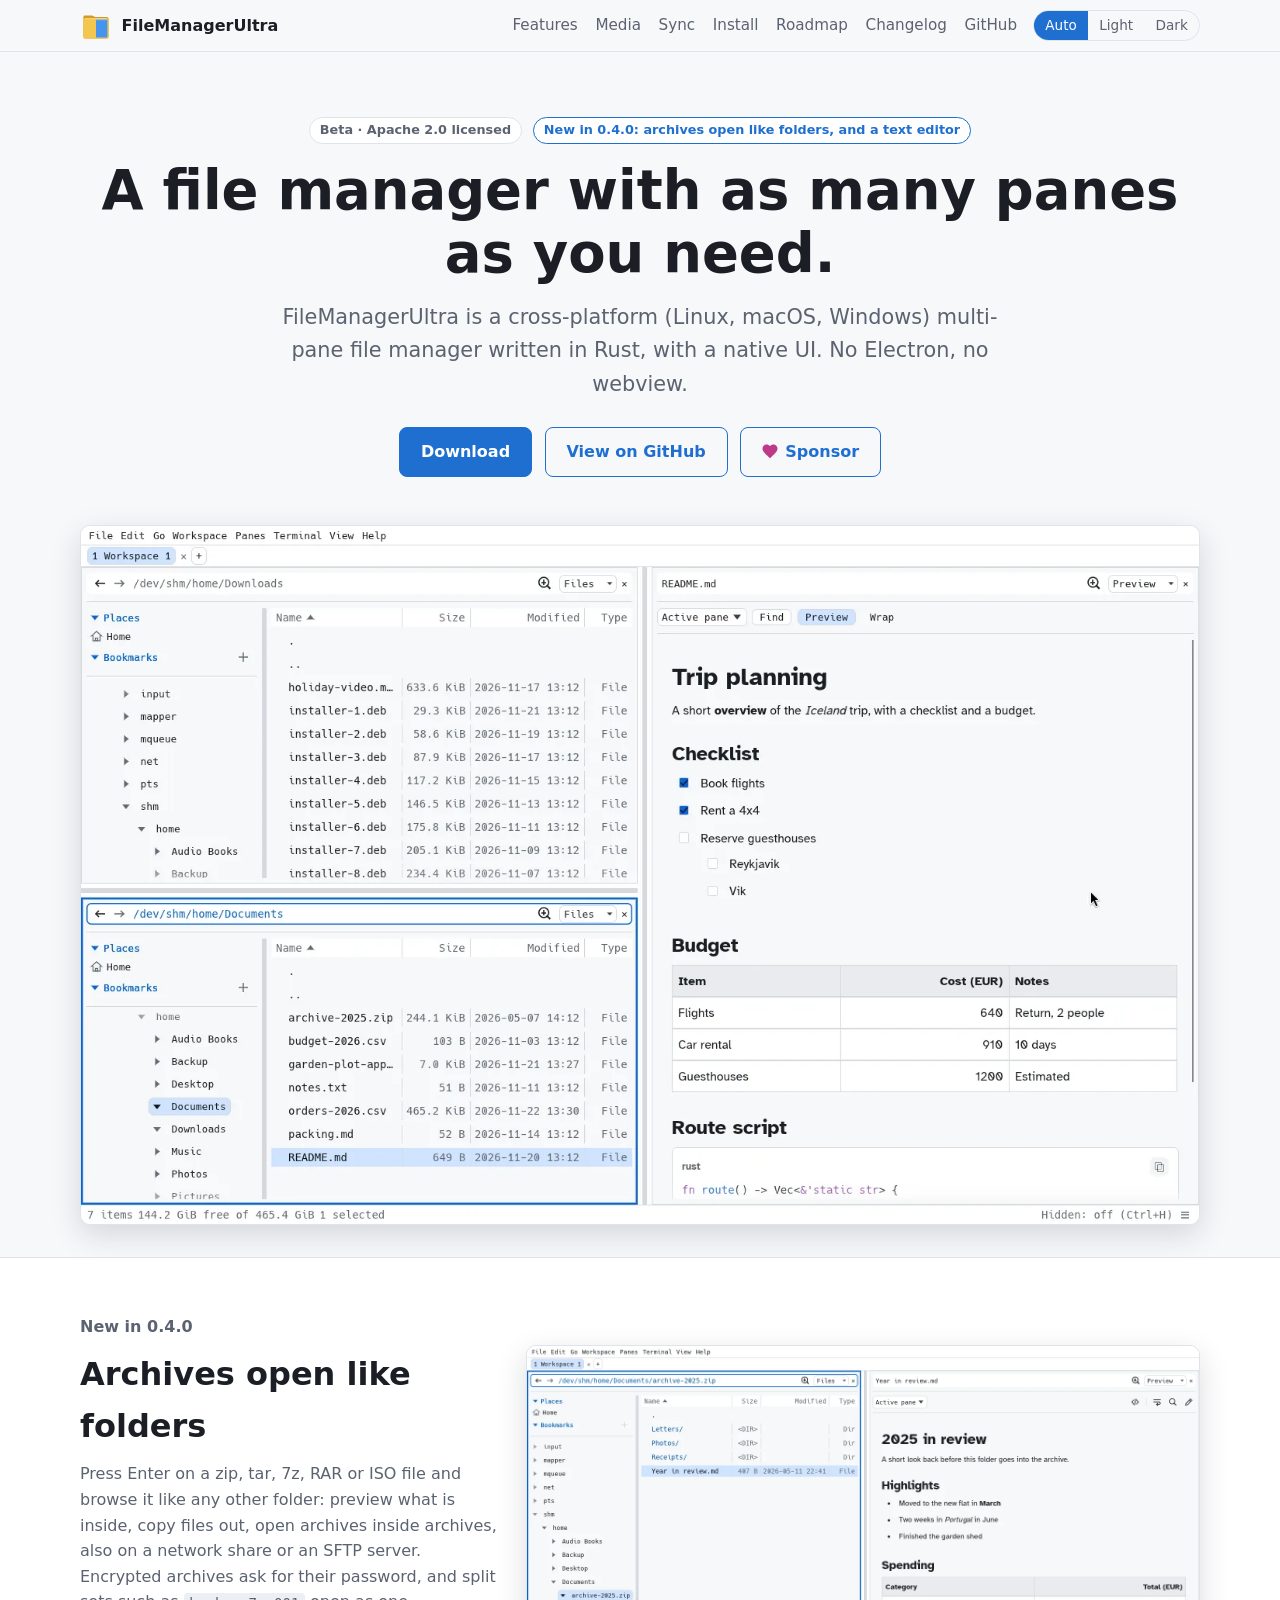
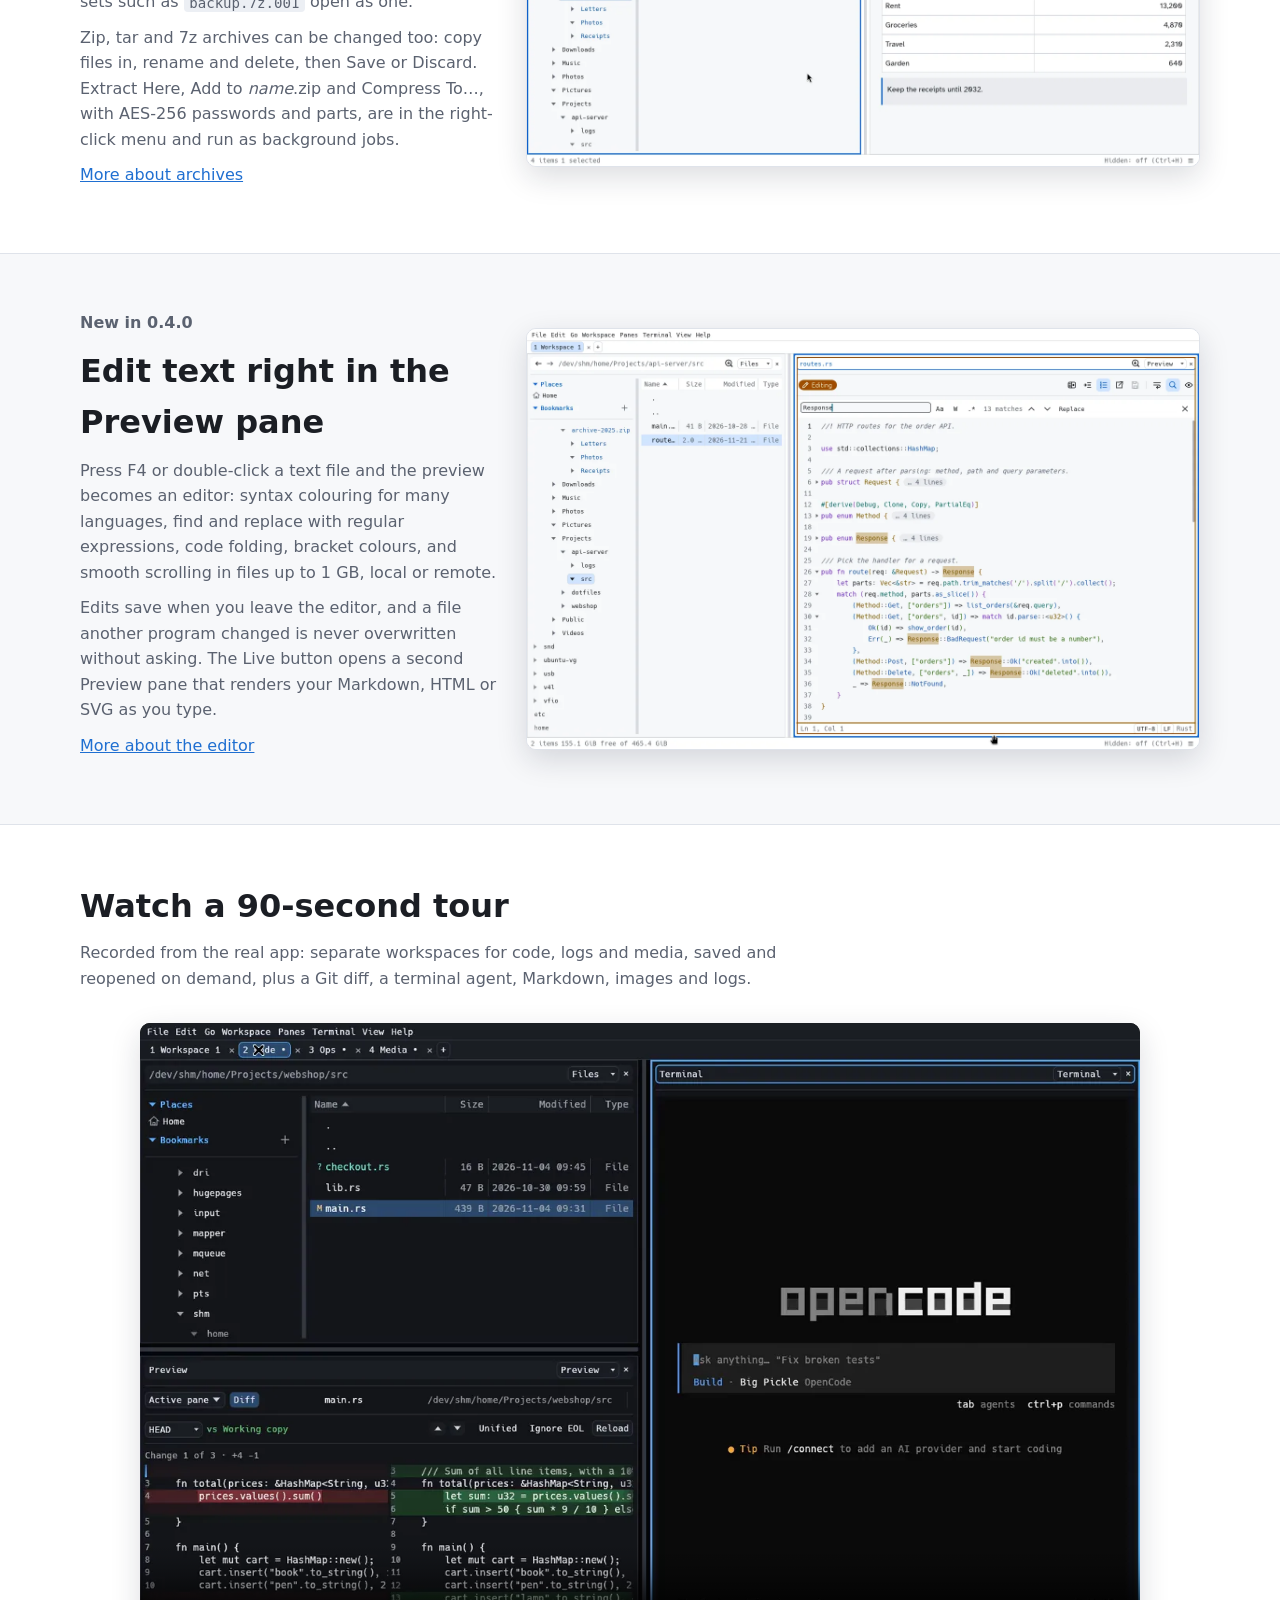
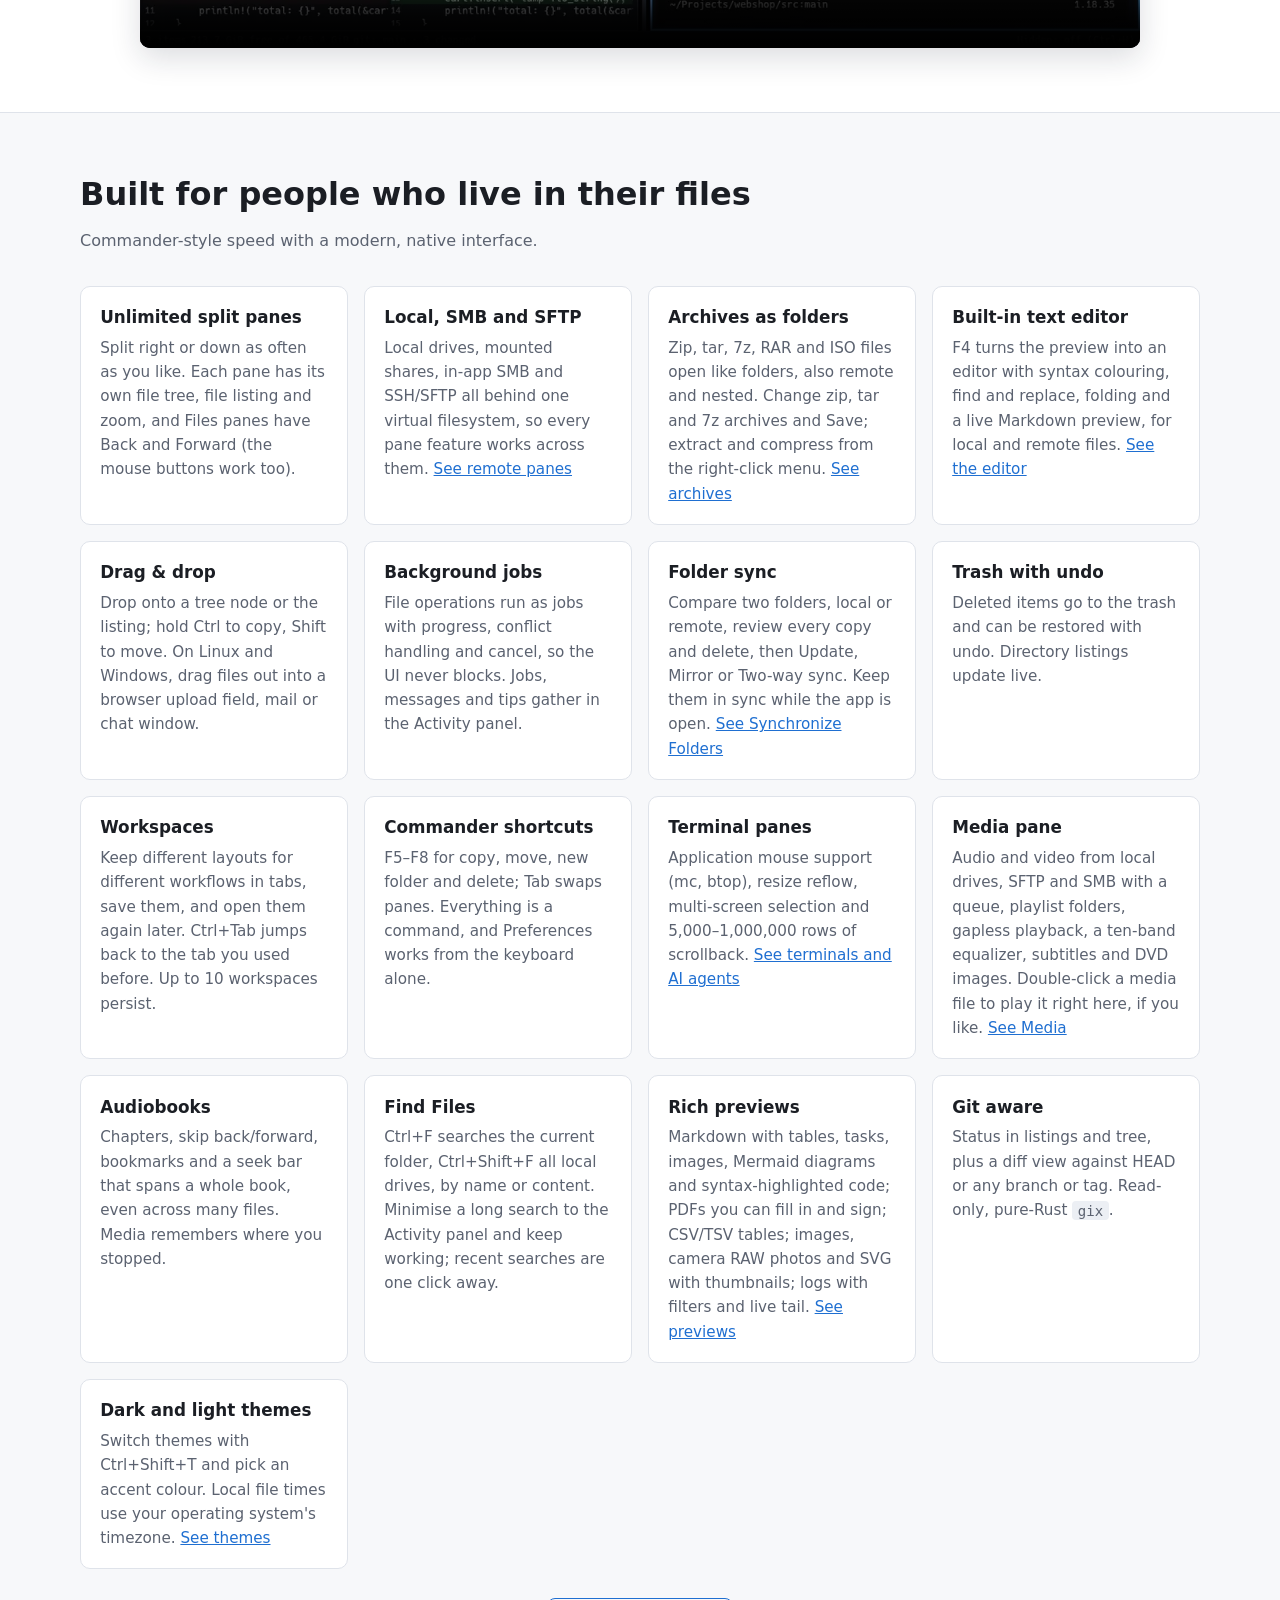
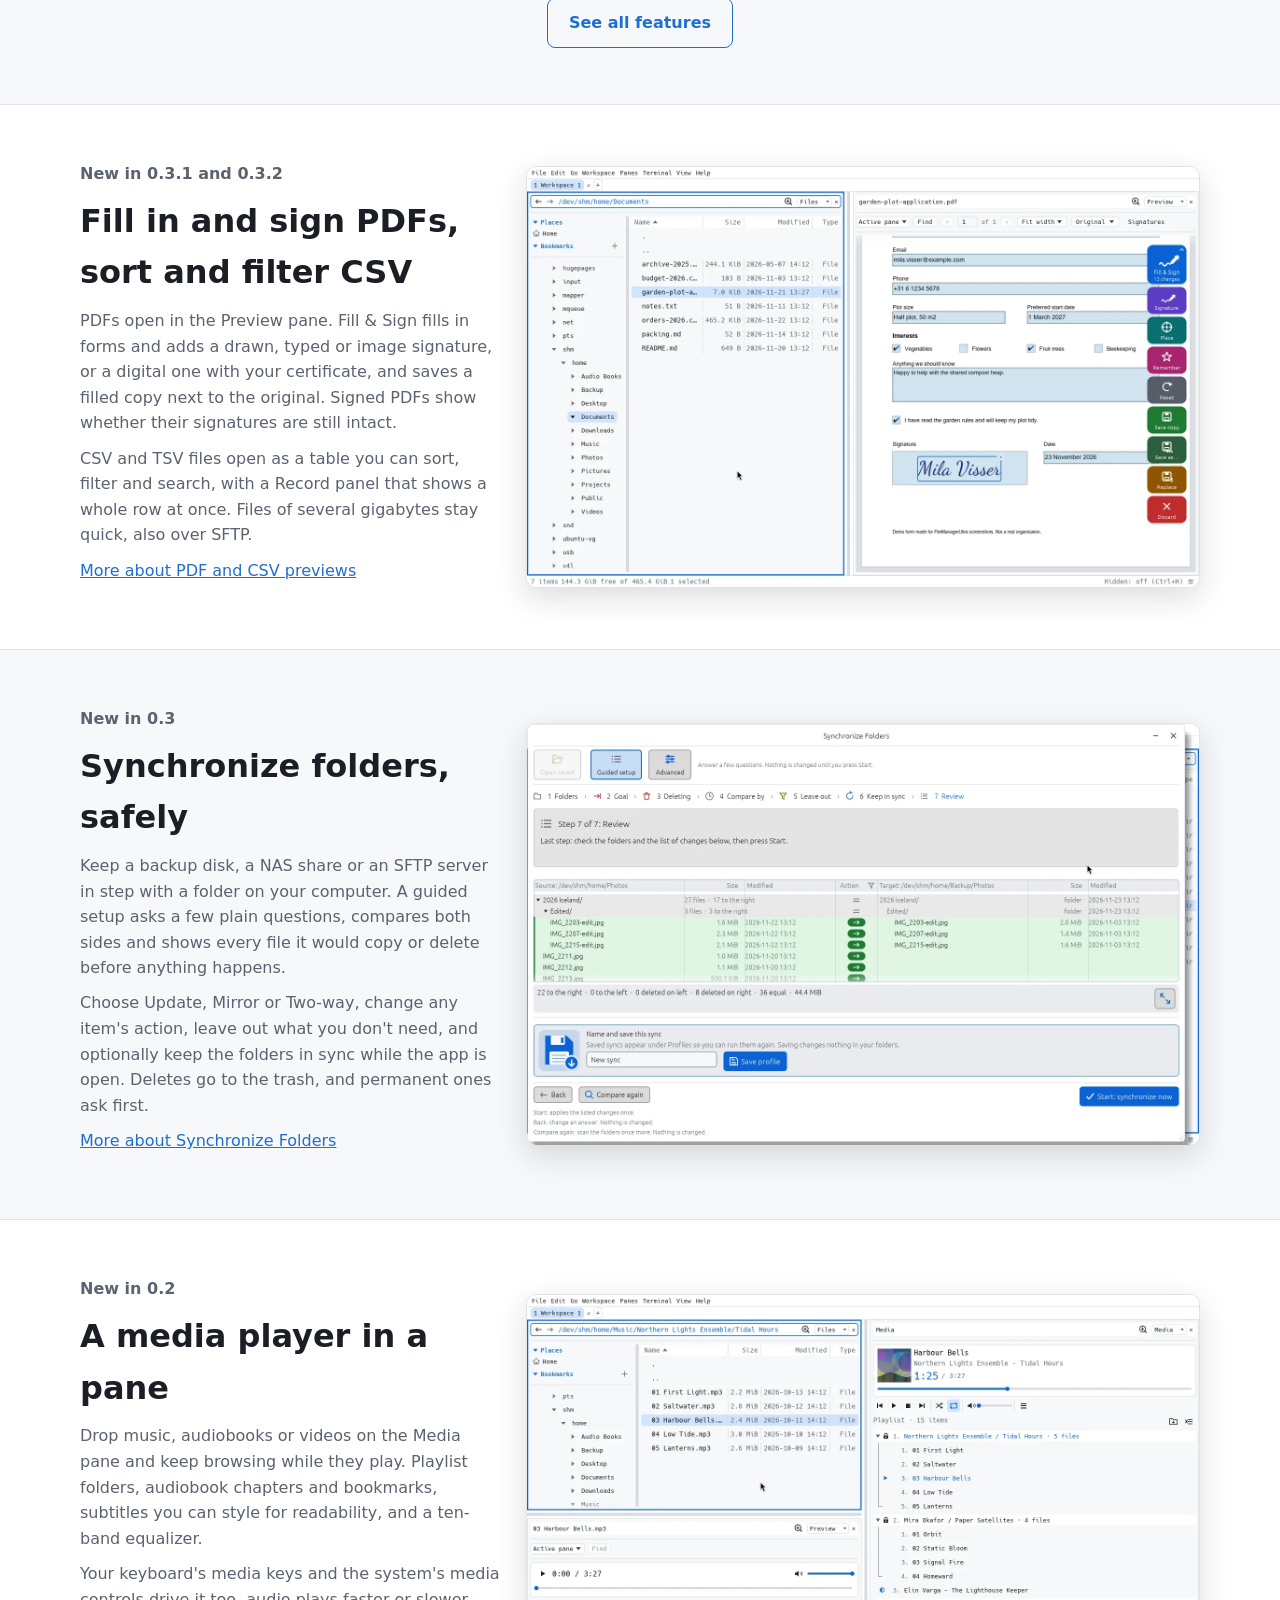
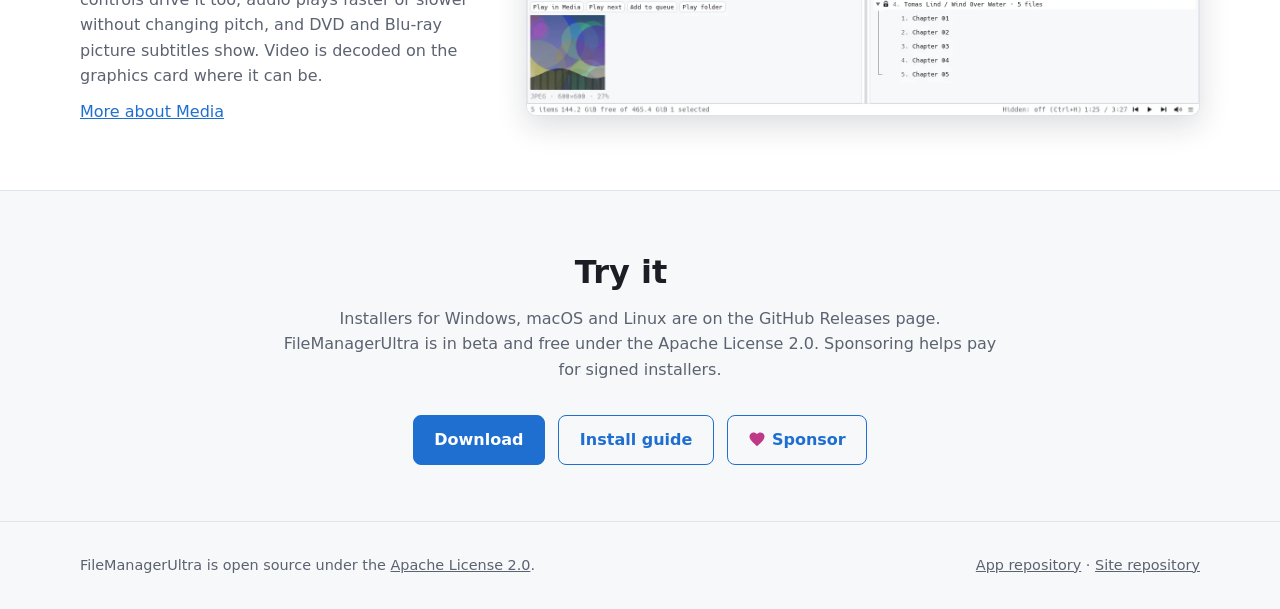
<file: index.html>
<!doctype html>
<html lang="en">
<head>
  <meta charset="utf-8">
  <meta name="viewport" content="width=device-width, initial-scale=1">
  <title>FileManagerUltra – a multi-pane file manager written in Rust</title>
  <meta name="description" content="FileManagerUltra is a free, open-source multi-pane file manager for Linux, macOS and Windows, written in Rust: split panes, SMB and SFTP, archives that open like folders, a built-in text editor, folder sync, terminal panes, a media player, rich previews and Git status.">
  <link rel="canonical" href="https://filemanagerultra.com/">
  <meta property="og:type" content="website">
  <meta property="og:site_name" content="FileManagerUltra">
  <meta property="og:title" content="FileManagerUltra – a multi-pane file manager written in Rust">
  <meta property="og:description" content="Free, open-source file manager for Linux, macOS and Windows: unlimited split panes, SMB and SFTP, archives as folders, a text editor, folder sync, terminals, media and previews.">
  <meta property="og:url" content="https://filemanagerultra.com/">
  <meta property="og:image" content="https://filemanagerultra.com/assets/screens/hero-dark.webp">
  <meta name="twitter:card" content="summary_large_image">
  <script type="application/ld+json">
  {
    "@context": "https://schema.org",
    "@type": "SoftwareApplication",
    "name": "FileManagerUltra",
    "applicationCategory": "UtilitiesApplication",
    "operatingSystem": "Linux, macOS, Windows",
    "softwareVersion": "0.4.0",
    "license": "https://www.apache.org/licenses/LICENSE-2.0",
    "url": "https://filemanagerultra.com/",
    "downloadUrl": "https://github.com/FileManagerUltra/FileManagerUltra/releases",
    "screenshot": "https://filemanagerultra.com/assets/screens/hero-dark.webp",
    "offers": { "@type": "Offer", "price": "0", "priceCurrency": "USD" },
    "description": "A cross-platform multi-pane file manager written in Rust with a native UI: unlimited split panes, local, SMB and SFTP folders, archives that open like folders, a built-in text editor, folder synchronization, terminal panes, a media player, rich previews and Git status."
  }
  </script>
  <meta name="color-scheme" content="light dark">
  <link rel="icon" type="image/png" href="assets/favicon.png">
  <link rel="stylesheet" href="assets/style.css">
  <script>
    // Sections that moved off this page when the site was split up: keep old links working.
    (function () {
      var moved = { screenshots: "features.html#previews", accents: "features.html#accents", ai: "features.html#ai",
                    remote: "features.html#remote", install: "install.html", status: "install.html#status" };
      var to = moved[location.hash.slice(1)];
      if (to) location.replace(to);
    })();
  </script>
  <script src="assets/theme.js" defer></script>
  <script src="assets/lightbox.js" defer></script>
</head>
<body>
  <a class="skip" href="#main">Skip to content</a>

  <header class="site">
    <div class="wrap">
      <a class="brand" href="index.html"><img src="assets/logo.svg" alt="" width="32" height="32"><span>FileManagerUltra</span></a>
      <nav aria-label="Main">
        <a href="features.html">Features</a>
        <a href="features.html#media">Media</a>
        <a href="sync.html">Sync</a>
        <a href="install.html">Install</a>
        <a href="roadmap.html">Roadmap</a>
        <a href="https://github.com/FileManagerUltra/FileManagerUltra/blob/main/CHANGELOG.md">Changelog</a>
        <a href="https://github.com/FileManagerUltra/FileManagerUltra">GitHub</a>
      </nav>
      <div class="theme-toggle" role="group" aria-label="Theme">
        <button type="button" data-mode="auto" aria-pressed="true">Auto</button>
        <button type="button" data-mode="light" aria-pressed="false">Light</button>
        <button type="button" data-mode="dark" aria-pressed="false">Dark</button>
      </div>
    </div>
  </header>

  <main id="main">
    <section class="hero" id="top">
      <div class="wrap">
        <span class="badge">Beta · Apache 2.0 licensed</span>
        <a class="badge new" href="#archives-teaser">New in 0.4.0: archives open like folders, and a text editor</a>
        <h1>A file manager with as many panes as you need.</h1>
        <p class="lead">FileManagerUltra is a cross-platform (Linux, macOS, Windows) multi-pane file manager written in Rust, with a native UI. No Electron, no webview.</p>
        <div class="cta">
          <a class="btn" href="https://github.com/FileManagerUltra/FileManagerUltra/releases">Download</a>
          <a class="btn secondary" href="https://github.com/FileManagerUltra/FileManagerUltra">View on GitHub</a>
          <a class="btn secondary sponsor" href="https://github.com/sponsors/FileManagerUltra"><svg class="heart" aria-hidden="true" viewBox="0 0 16 16" width="16" height="16"><path fill="currentColor" d="M8 14.2 6.9 13.2C3 9.7.5 7.4.5 4.6.5 2.3 2.3.5 4.6.5c1.3 0 2.5.6 3.4 1.6C8.9 1.1 10.1.5 11.4.5c2.3 0 4.1 1.8 4.1 4.1 0 2.8-2.5 5.1-6.4 8.6Z"/></svg>Sponsor</a>
        </div>
        <figure class="shot">
          <picture>
            <source srcset="assets/screens/hero-dark.webp" media="(prefers-color-scheme: dark)">
            <img src="assets/screens/hero-light.webp" width="1440" height="900" alt="FileManagerUltra with two file panes stacked on the left, Downloads above Documents, and a rendered Markdown trip plan in a Preview pane on the right.">
          </picture>
        </figure>
      </div>
    </section>

    <section id="archives-teaser" class="alt">
      <div class="wrap">
        <div class="feature">
          <div class="text">
            <p class="eyebrow">New in 0.4.0</p>
            <h2><a class="self" href="#archives-teaser">Archives open like folders</a></h2>
            <p>Press Enter on a zip, tar, 7z, RAR or ISO file and browse it like any other folder: preview what is inside, copy files out, open archives inside archives, also on a network share or an SFTP server. Encrypted archives ask for their password, and split sets such as <code>backup.7z.001</code> open as one.</p>
            <p>Zip, tar and 7z archives can be changed too: copy files in, rename and delete, then Save or Discard. Extract Here, Add to <em>name</em>.zip and Compress To&hellip;, with AES-256 passwords and parts, are in the right-click menu and run as background jobs.</p>
            <p><a href="features.html#archives">More about archives</a></p>
          </div>
          <figure class="shot">
            <picture>
              <source srcset="assets/screens/archive-dark.webp" media="(prefers-color-scheme: dark)">
              <img src="assets/screens/archive-light.webp" width="1440" height="900" loading="lazy" alt="A Files pane inside archive-2025.zip in the Documents folder: the archive appears in the folder tree as a folder with Letters, Photos and Receipts below it, all in the archive colour. The Preview pane beside it renders Year in review.md from inside the zip, with a highlights list and a spending table.">
            </picture>
          </figure>
        </div>
      </div>
    </section>

    <section id="editor-teaser">
      <div class="wrap">
        <div class="feature">
          <div class="text">
            <p class="eyebrow">New in 0.4.0</p>
            <h2><a class="self" href="#editor-teaser">Edit text right in the Preview pane</a></h2>
            <p>Press F4 or double-click a text file and the preview becomes an editor: syntax colouring for many languages, find and replace with regular expressions, code folding, bracket colours, and smooth scrolling in files up to 1 GB, local or remote.</p>
            <p>Edits save when you leave the editor, and a file another program changed is never overwritten without asking. The Live button opens a second Preview pane that renders your Markdown, HTML or SVG as you type.</p>
            <p><a href="features.html#editor">More about the editor</a></p>
          </div>
          <figure class="shot">
            <picture>
              <source srcset="assets/screens/editor-dark.webp" media="(prefers-color-scheme: dark)">
              <img src="assets/screens/editor-light.webp" width="1440" height="900" loading="lazy" alt="The Preview pane editing routes.rs, framed in orange with an orange Editing badge: line numbers, Rust syntax colouring, three folded blocks showing four lines each, and the find bar searching for Response with 13 matches highlighted.">
            </picture>
          </figure>
        </div>
      </div>
    </section>

    <section id="demo" class="alt">
      <div class="wrap">
        <h2><a class="self" href="#demo">Watch a 90-second tour</a></h2>
        <p class="sub">Recorded from the real app: separate workspaces for code, logs and media, saved and reopened on demand, plus a Git diff, a terminal agent, Markdown, images and logs.</p>
        <div class="video-wrap">
          <video controls preload="none" poster="assets/video/poster.webp" width="1280" height="800">
            <source src="assets/video/demo.webm" type="video/webm">
            <source src="assets/video/demo.mp4" type="video/mp4">
            <track kind="captions" src="assets/video/demo.vtt" srclang="en" label="English" default>
            Your browser does not support HTML video. <a href="assets/video/demo.mp4">Download the demo</a>.
          </video>
        </div>
      </div>
    </section>

    <section id="features">
      <div class="wrap">
        <h2><a class="self" href="#features">Built for people who live in their files</a></h2>
        <p class="sub">Commander-style speed with a modern, native interface.</p>
        <div class="grid">
          <div class="card"><h3>Unlimited split panes</h3><p>Split right or down as often as you like. Each pane has its own file tree, file listing and zoom, and Files panes have Back and Forward (the mouse buttons work too).</p></div>
          <div class="card"><h3>Local, SMB and SFTP</h3><p>Local drives, mounted shares, in-app SMB and SSH/SFTP all behind one virtual filesystem, so every pane feature works across them. <a href="features.html#remote">See remote panes</a></p></div>
          <div class="card"><h3>Archives as folders</h3><p>Zip, tar, 7z, RAR and ISO files open like folders, also remote and nested. Change zip, tar and 7z archives and Save; extract and compress from the right-click menu. <a href="features.html#archives">See archives</a></p></div>
          <div class="card"><h3>Built-in text editor</h3><p>F4 turns the preview into an editor with syntax colouring, find and replace, folding and a live Markdown preview, for local and remote files. <a href="features.html#editor">See the editor</a></p></div>
          <div class="card"><h3>Drag &amp; drop</h3><p>Drop onto a tree node or the listing; hold Ctrl to copy, Shift to move. On Linux and Windows, drag files out into a browser upload field, mail or chat window.</p></div>
          <div class="card"><h3>Background jobs</h3><p>File operations run as jobs with progress, conflict handling and cancel, so the UI never blocks. Jobs, messages and tips gather in the Activity panel.</p></div>
          <div class="card"><h3>Folder sync</h3><p>Compare two folders, local or remote, review every copy and delete, then Update, Mirror or Two-way sync. Keep them in sync while the app is open. <a href="sync.html">See Synchronize Folders</a></p></div>
          <div class="card"><h3>Trash with undo</h3><p>Deleted items go to the trash and can be restored with undo. Directory listings update live.</p></div>
          <div class="card"><h3>Workspaces</h3><p>Keep different layouts for different workflows in tabs, save them, and open them again later. Ctrl+Tab jumps back to the tab you used before. Up to 10 workspaces persist.</p></div>
          <div class="card"><h3>Commander shortcuts</h3><p>F5–F8 for copy, move, new folder and delete; Tab swaps panes. Everything is a command, and Preferences works from the keyboard alone.</p></div>
          <div class="card"><h3>Terminal panes</h3><p>Application mouse support (mc, btop), resize reflow, multi-screen selection and 5,000–1,000,000 rows of scrollback. <a href="features.html#ai">See terminals and AI agents</a></p></div>
          <div class="card"><h3>Media pane</h3><p>Audio and video from local drives, SFTP and SMB with a queue, playlist folders, gapless playback, a ten-band equalizer, subtitles and DVD images. Double-click a media file to play it right here, if you like. <a href="features.html#media">See Media</a></p></div>
          <div class="card"><h3>Audiobooks</h3><p>Chapters, skip back/forward, bookmarks and a seek bar that spans a whole book, even across many files. Media remembers where you stopped.</p></div>
          <div class="card"><h3>Find Files</h3><p>Ctrl+F searches the current folder, Ctrl+Shift+F all local drives, by name or content. Minimise a long search to the Activity panel and keep working; recent searches are one click away.</p></div>
          <div class="card"><h3>Rich previews</h3><p>Markdown with tables, tasks, images, Mermaid diagrams and syntax-highlighted code; PDFs you can fill in and sign; CSV/TSV tables; images, camera RAW photos and SVG with thumbnails; logs with filters and live tail. <a href="features.html#previews">See previews</a></p></div>
          <div class="card"><h3>Git aware</h3><p>Status in listings and tree, plus a diff view against HEAD or any branch or tag. Read-only, pure-Rust <code>gix</code>.</p></div>
          <div class="card"><h3>Dark and light themes</h3><p>Switch themes with Ctrl+Shift+T and pick an accent colour. Local file times use your operating system's timezone. <a href="features.html#accents">See themes</a></p></div>
        </div>
        <div class="cta more"><a class="btn secondary" href="features.html">See all features</a></div>
      </div>
    </section>

    <section id="pdf-csv" class="alt">
      <div class="wrap">
        <div class="feature">
          <div class="text">
            <p class="eyebrow">New in 0.3.1 and 0.3.2</p>
            <h2><a class="self" href="#pdf-csv">Fill in and sign PDFs, sort and filter CSV</a></h2>
            <p>PDFs open in the Preview pane. Fill &amp; Sign fills in forms and adds a drawn, typed or image signature, or a digital one with your certificate, and saves a filled copy next to the original. Signed PDFs show whether their signatures are still intact.</p>
            <p>CSV and TSV files open as a table you can sort, filter and search, with a Record panel that shows a whole row at once. Files of several gigabytes stay quick, also over SFTP.</p>
            <p><a href="features.html#pdf">More about PDF and CSV previews</a></p>
          </div>
          <figure class="shot">
            <picture>
              <source srcset="assets/screens/pdf-dark.webp" media="(prefers-color-scheme: dark)">
              <img src="assets/screens/pdf-light.webp" width="1440" height="900" loading="lazy" alt="A Documents folder next to a PDF application form in the Preview pane, filled in with a name, address, plot size and ticked checkboxes, and a handwritten-style signature placed in the Signature field. A column of Fill &amp; Sign buttons on the right: Signature, Place, Remember, Reset, Save copy, Save as, Replace and Discard.">
            </picture>
          </figure>
        </div>
      </div>
    </section>

    <section id="sync-teaser">
      <div class="wrap">
        <div class="feature">
          <div class="text">
            <p class="eyebrow">New in 0.3</p>
            <h2><a class="self" href="#sync-teaser">Synchronize folders, safely</a></h2>
            <p>Keep a backup disk, a NAS share or an SFTP server in step with a folder on your computer. A guided setup asks a few plain questions, compares both sides and shows every file it would copy or delete before anything happens.</p>
            <p>Choose Update, Mirror or Two-way, change any item's action, leave out what you don't need, and optionally keep the folders in sync while the app is open. Deletes go to the trash, and permanent ones ask first.</p>
            <p><a href="sync.html">More about Synchronize Folders</a></p>
          </div>
          <figure class="shot">
            <picture>
              <source srcset="assets/screens/sync-review-dark.webp" media="(prefers-color-scheme: dark)">
              <img src="assets/screens/sync-review-light.webp" width="1440" height="900" loading="lazy" alt="The guided sync setup on its last step, Review: a Photos folder on the left and Backup/Photos on the right, with the files that will be copied marked by green arrows and the summary: 22 to the right, 8 deleted on right, 36 equal, 44.4 MiB. Below it, Name and save this sync and the button Start: synchronize now.">
            </picture>
          </figure>
        </div>
      </div>
    </section>

    <section id="media-teaser" class="alt">
      <div class="wrap">
        <div class="feature">
          <div class="text">
            <p class="eyebrow">New in 0.2</p>
            <h2><a class="self" href="#media-teaser">A media player in a pane</a></h2>
            <p>Drop music, audiobooks or videos on the Media pane and keep browsing while they play. Playlist folders, audiobook chapters and bookmarks, subtitles you can style for readability, and a ten-band equalizer.</p>
            <p>Your keyboard's media keys and the system's media controls drive it too, audio plays faster or slower without changing pitch, and DVD and Blu-ray picture subtitles show. Video is decoded on the graphics card where it can be.</p>
            <p><a href="features.html#media">More about Media</a></p>
          </div>
            <figure class="shot">
              <picture>
                <source srcset="assets/screens/media-dark.webp" media="(prefers-color-scheme: dark)">
                <img src="assets/screens/media-light.webp" width="1440" height="900" loading="lazy" alt="A Files pane and a Preview pane with an audio player on the left; the Media pane on the right shows the playing track with cover art and a playlist with album and audiobook folders.">
              </picture>
            </figure>
        </div>
      </div>
    </section>

    <section id="get">
      <div class="wrap center">
        <h2><a class="self" href="#get">Try it</a></h2>
        <p class="sub">Installers for Windows, macOS and Linux are on the GitHub Releases page. FileManagerUltra is in beta and free under the Apache License 2.0. Sponsoring helps pay for signed installers.</p>
        <div class="cta">
          <a class="btn" href="https://github.com/FileManagerUltra/FileManagerUltra/releases">Download</a>
          <a class="btn secondary" href="install.html">Install guide</a>
          <a class="btn secondary sponsor" href="https://github.com/sponsors/FileManagerUltra"><svg class="heart" aria-hidden="true" viewBox="0 0 16 16" width="16" height="16"><path fill="currentColor" d="M8 14.2 6.9 13.2C3 9.7.5 7.4.5 4.6.5 2.3 2.3.5 4.6.5c1.3 0 2.5.6 3.4 1.6C8.9 1.1 10.1.5 11.4.5c2.3 0 4.1 1.8 4.1 4.1 0 2.8-2.5 5.1-6.4 8.6Z"/></svg>Sponsor</a>
        </div>
      </div>
    </section>
  </main>

  <footer>
    <div class="wrap">
      <span>FileManagerUltra is open source under the <a href="https://github.com/FileManagerUltra/FileManagerUltra/blob/main/LICENSE">Apache License 2.0</a>.</span>
      <span><a href="https://github.com/FileManagerUltra/FileManagerUltra">App repository</a> · <a href="https://github.com/FileManagerUltra/FileManagerUltraSite">Site repository</a></span>
    </div>
  </footer>
</body>
</html>
</file>
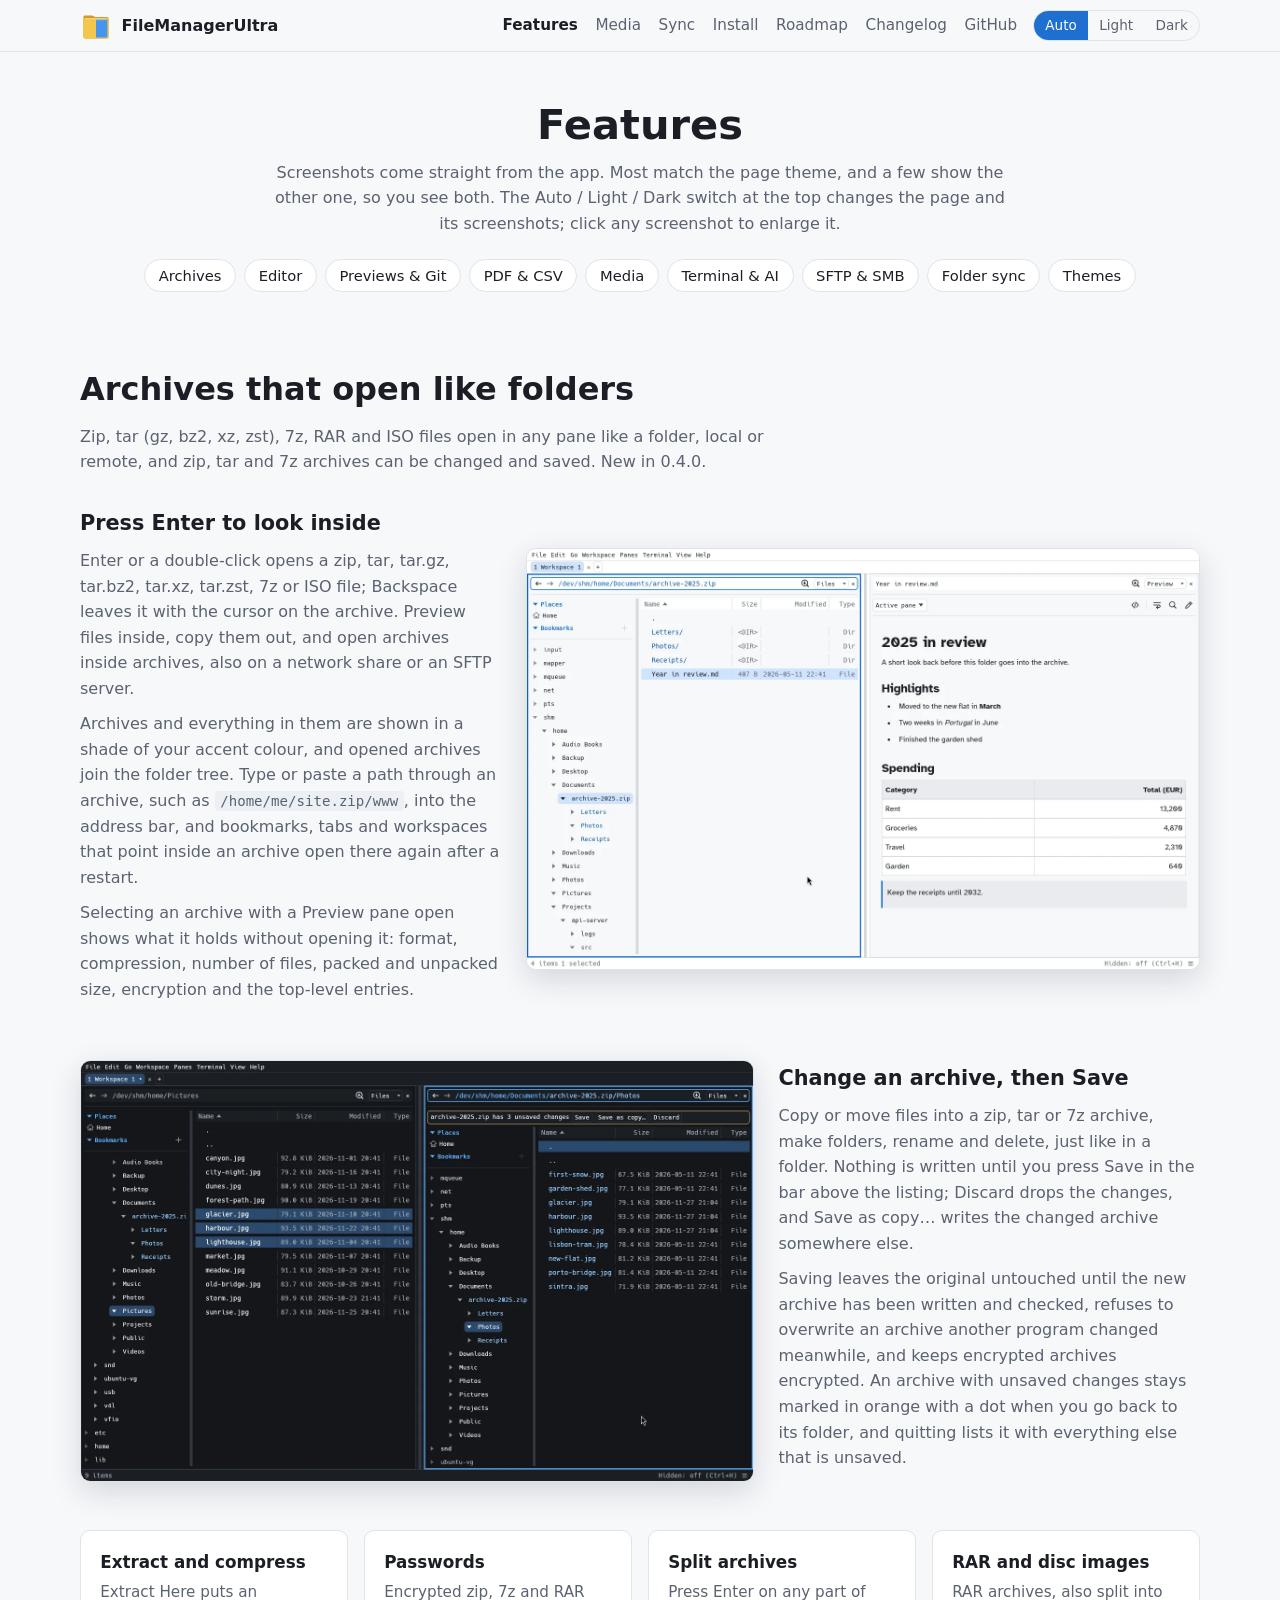
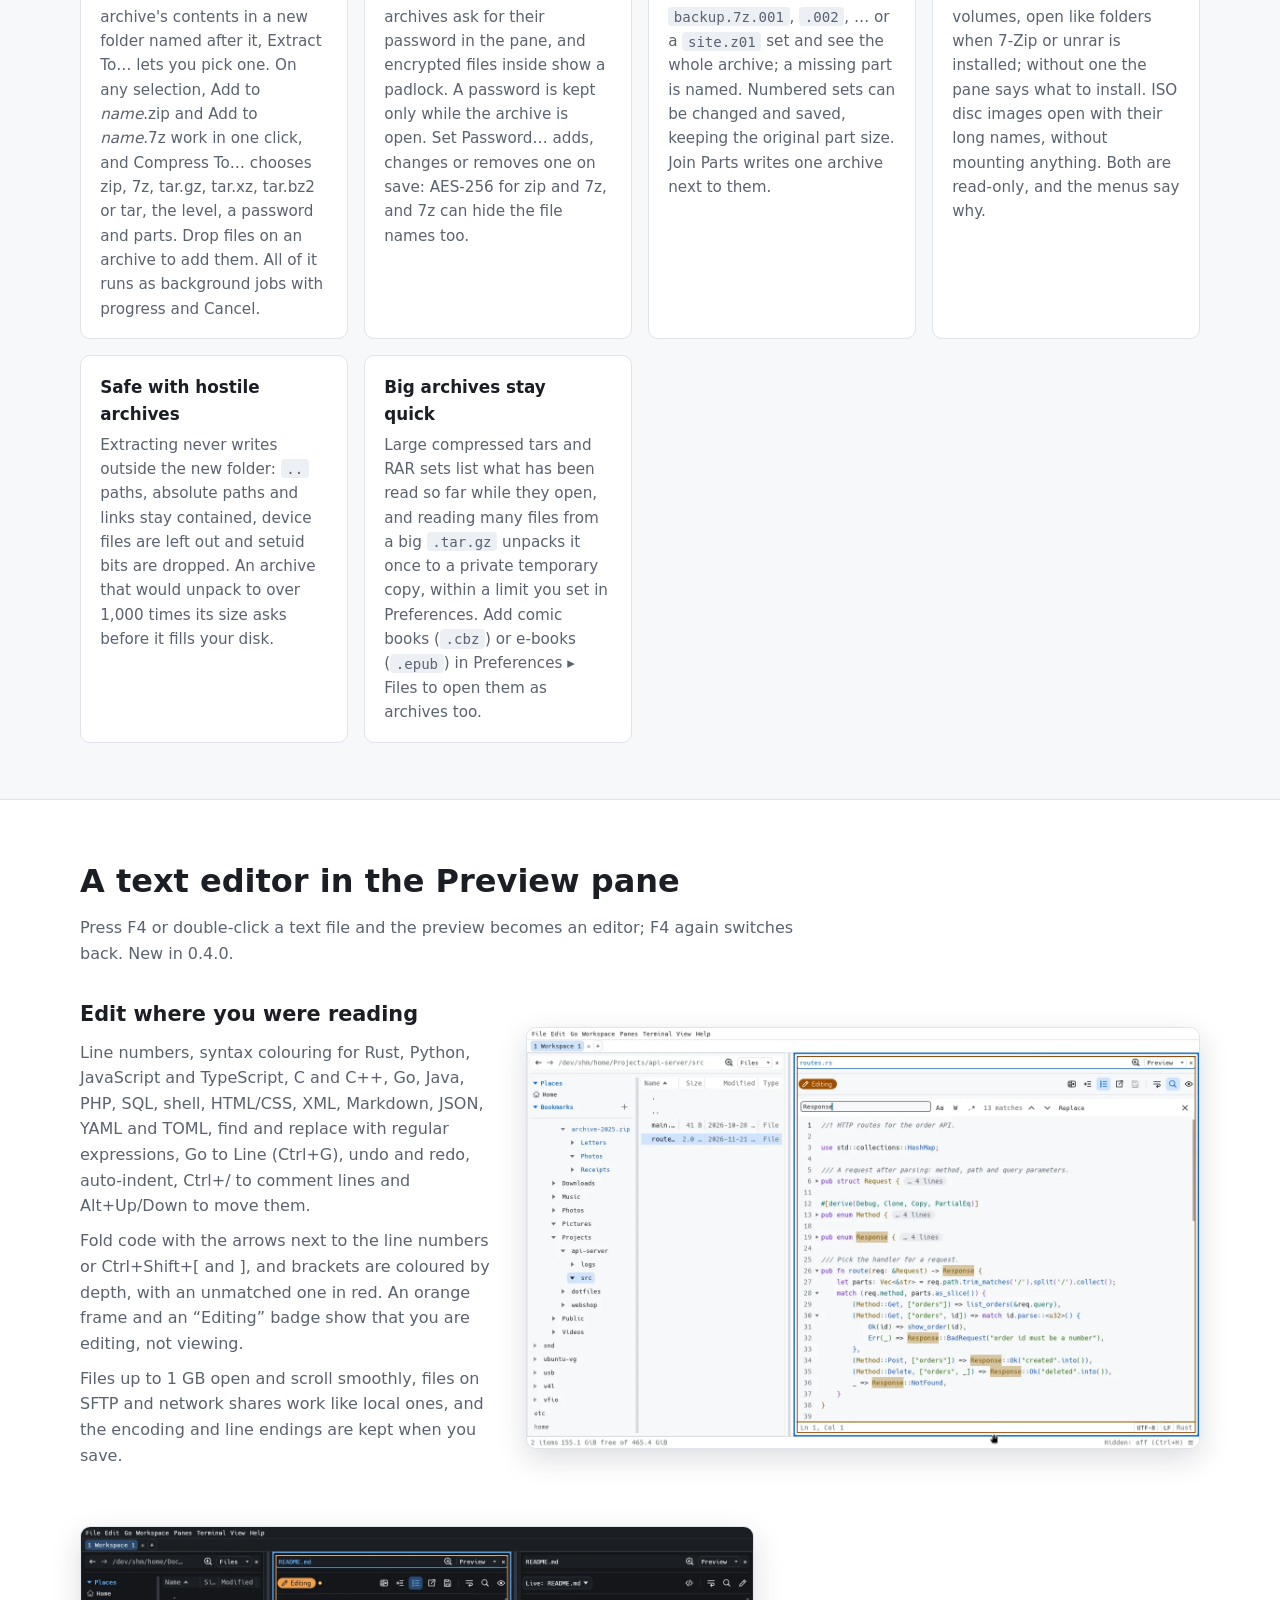
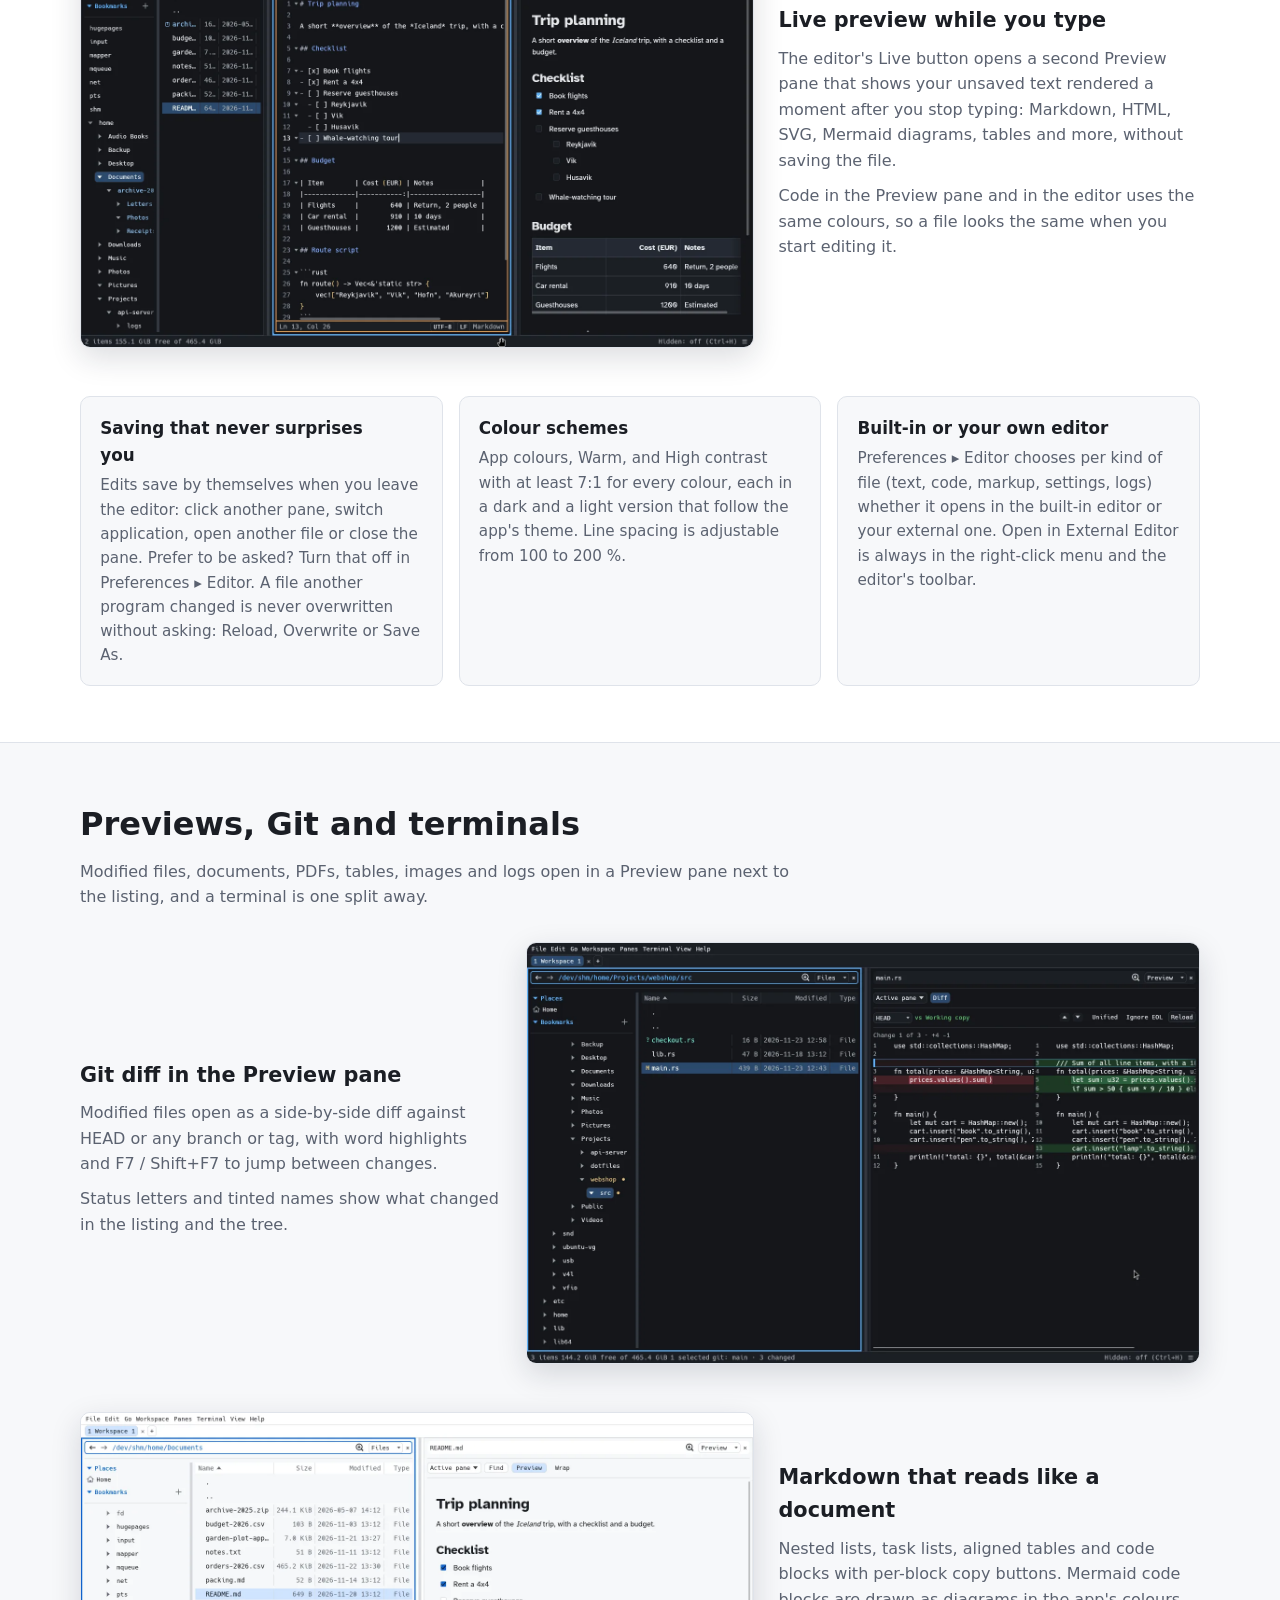
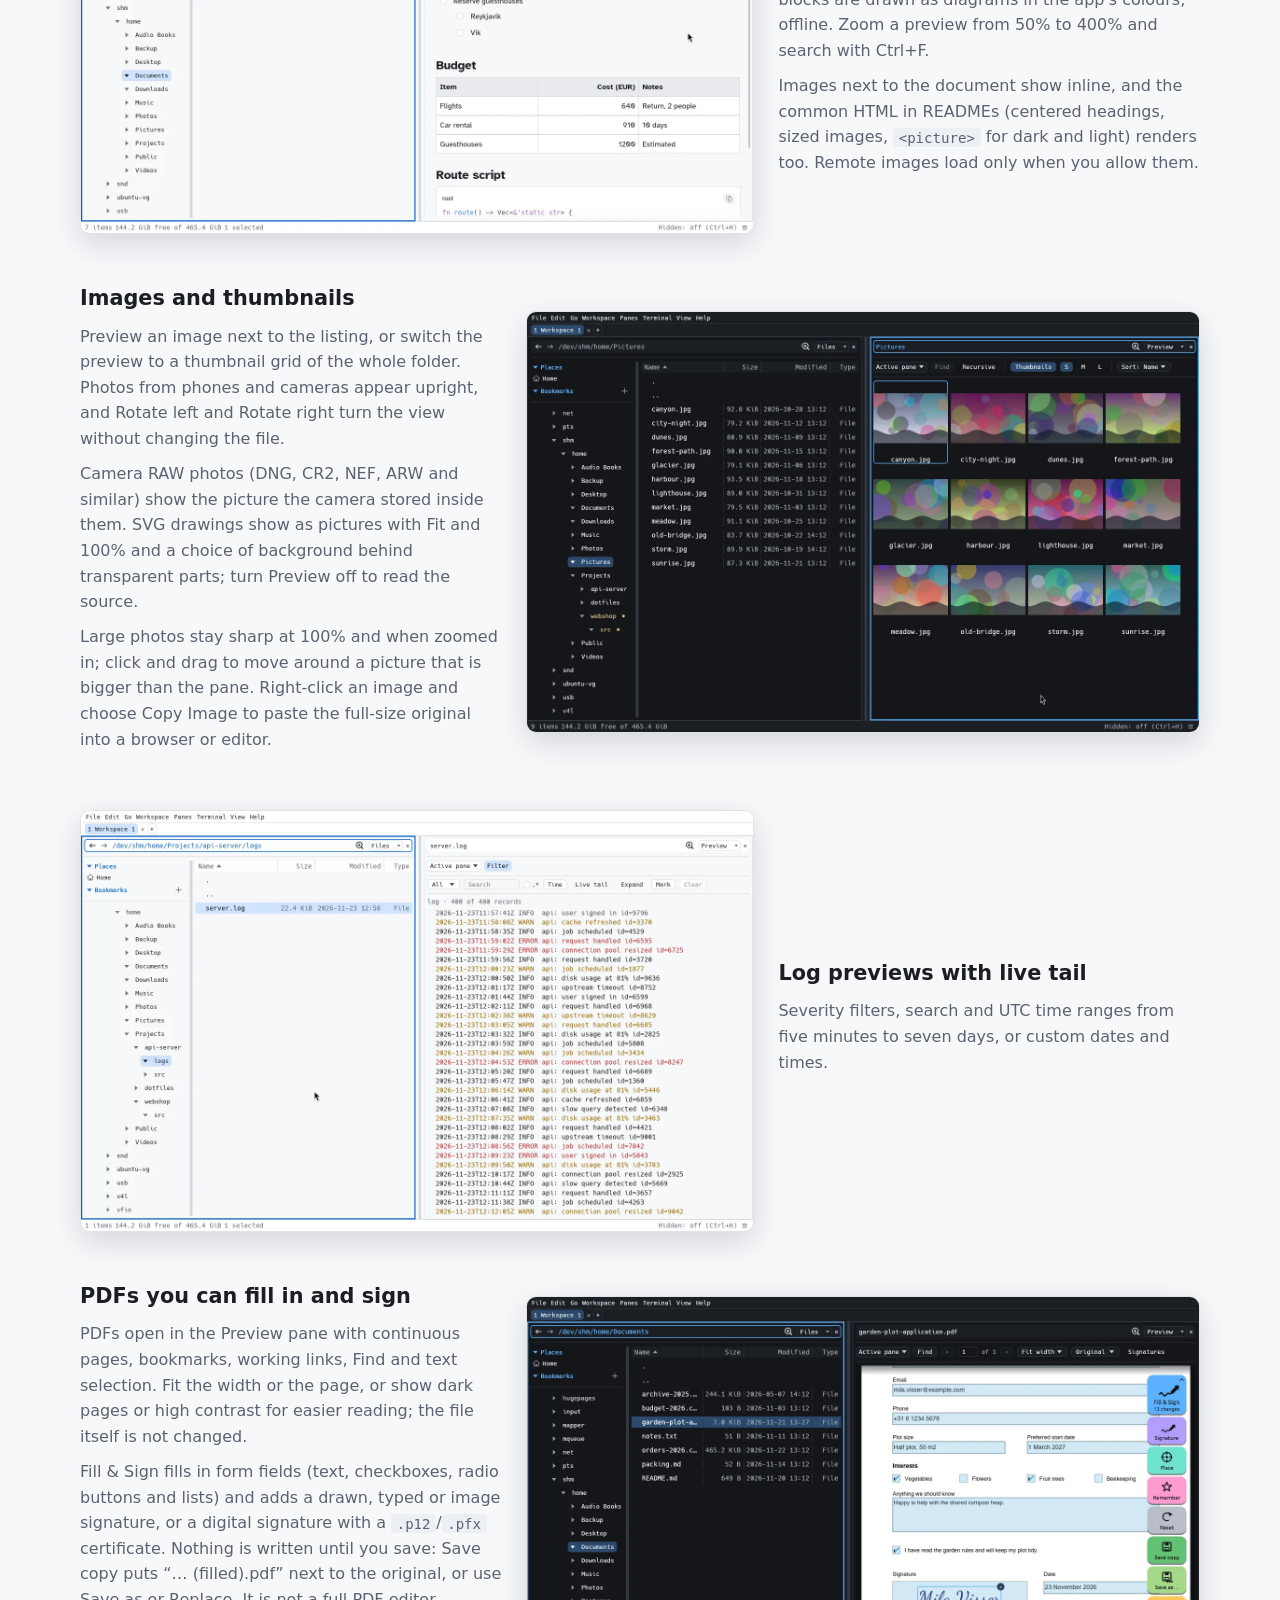
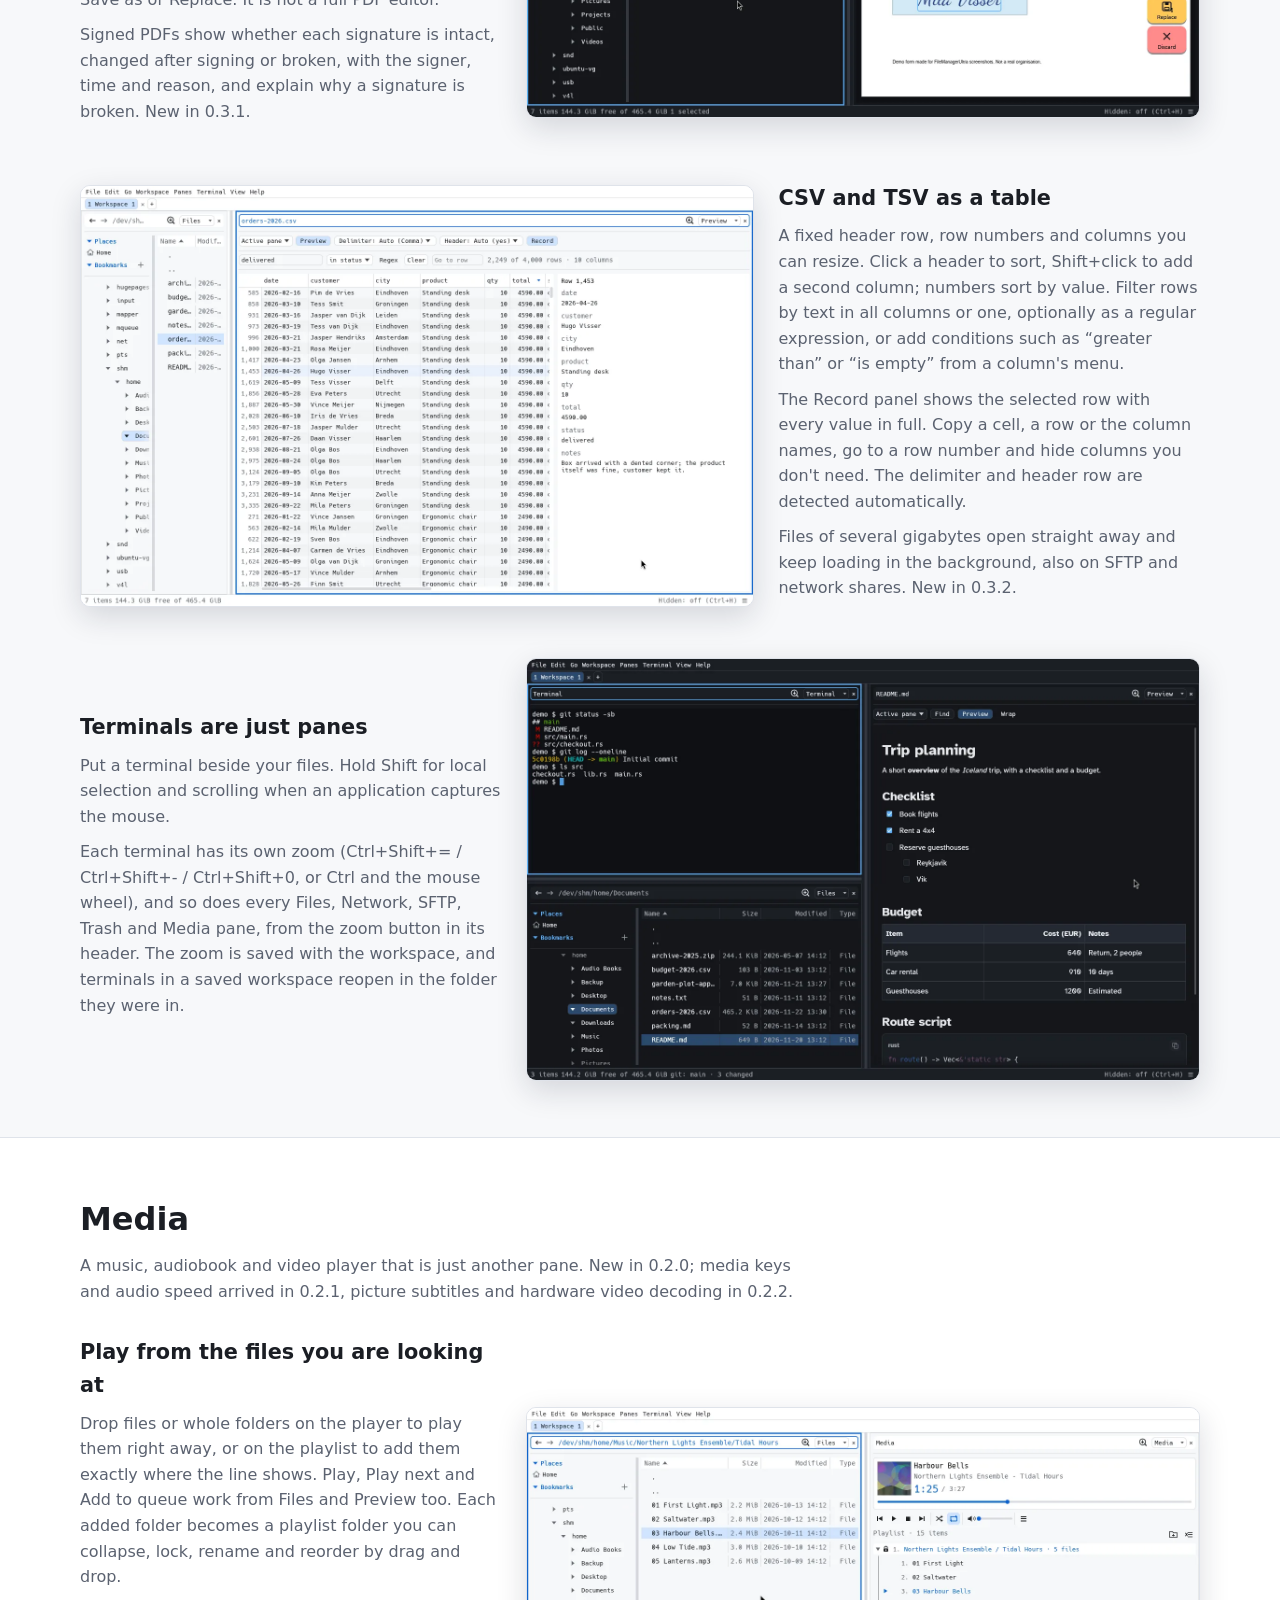
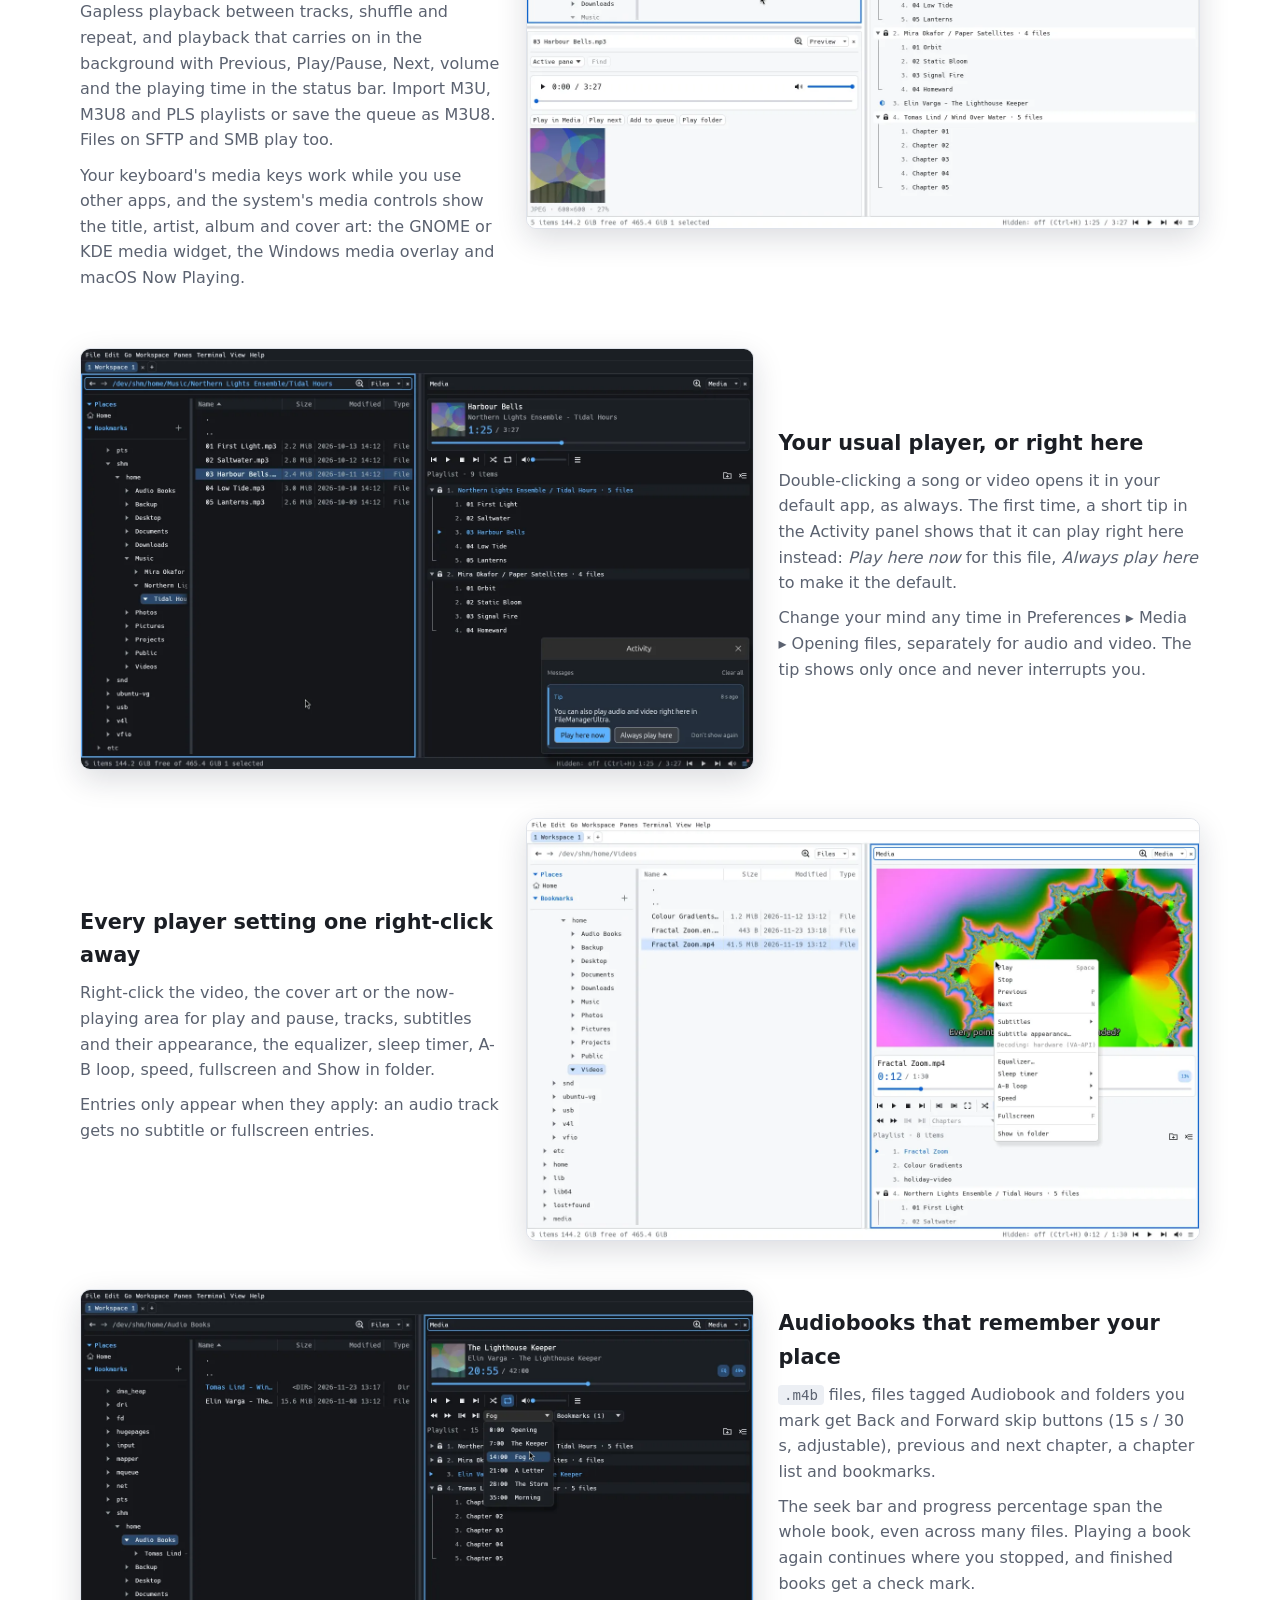
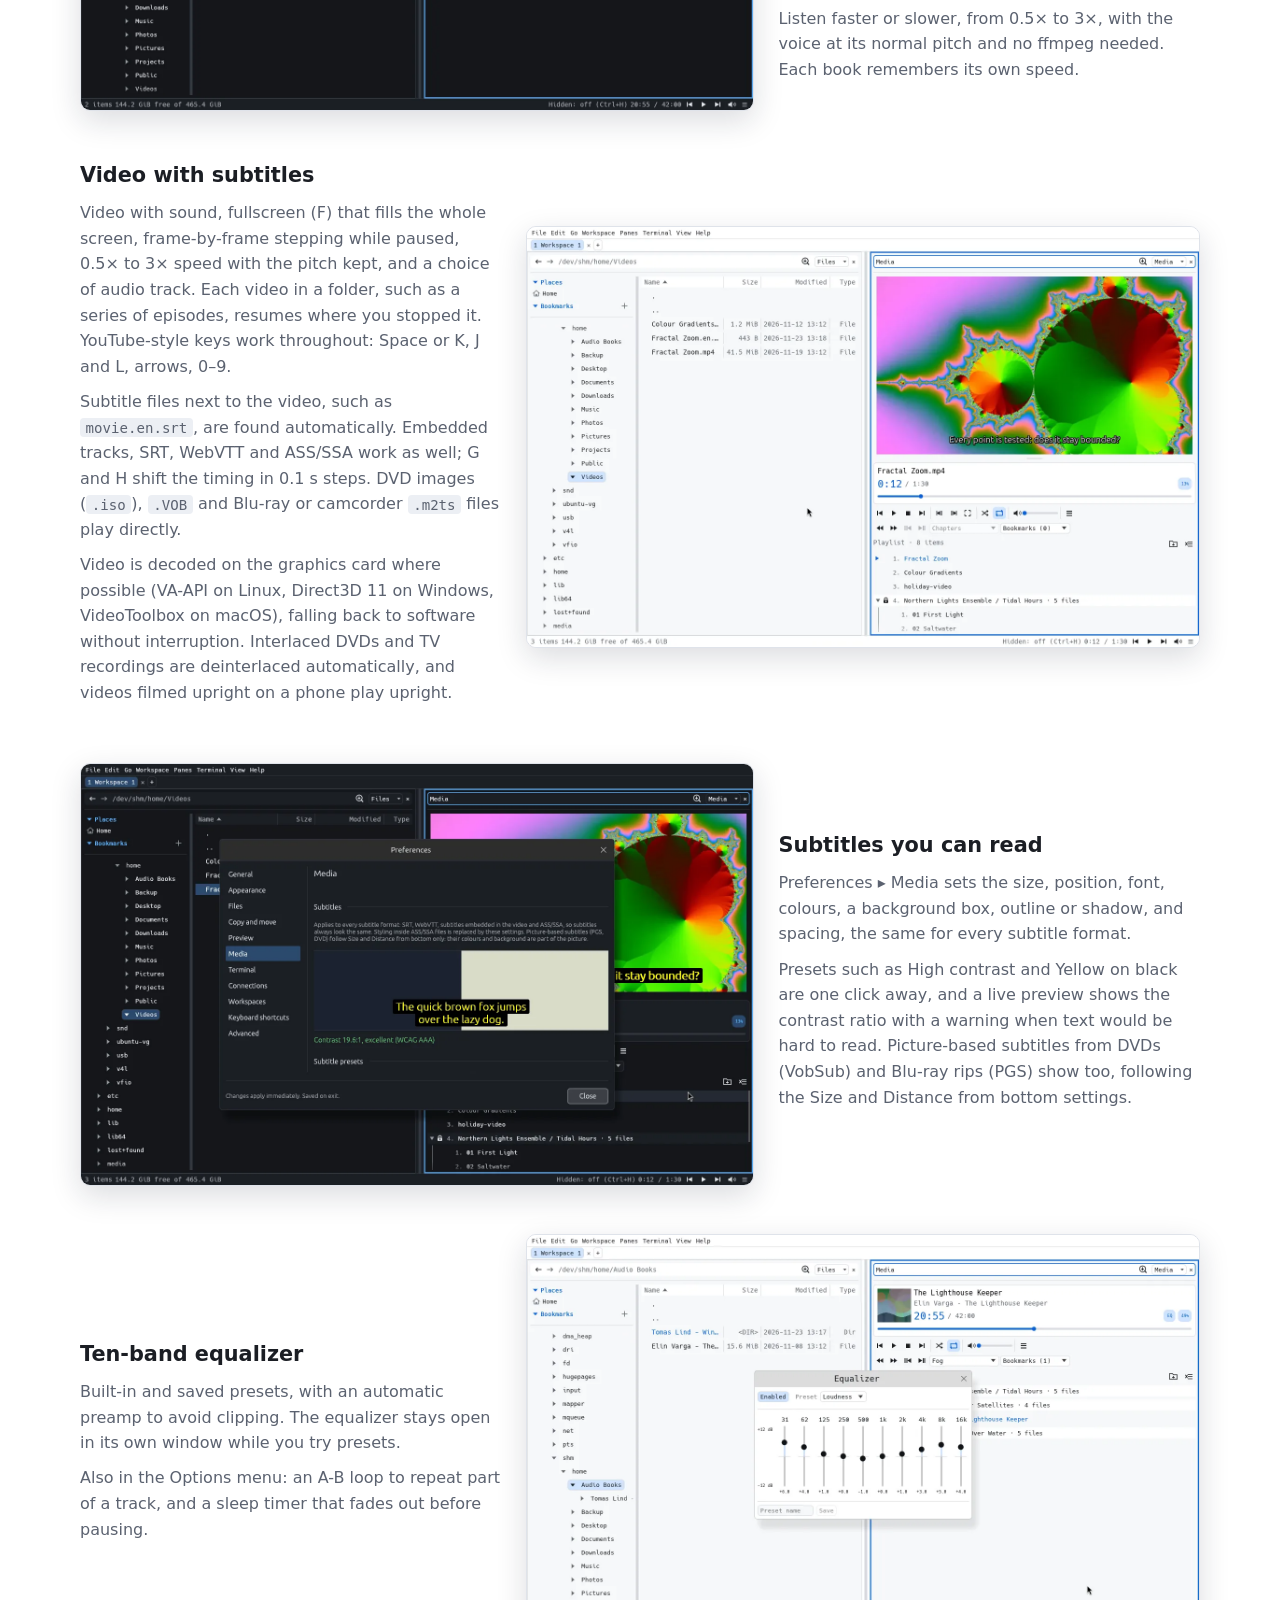
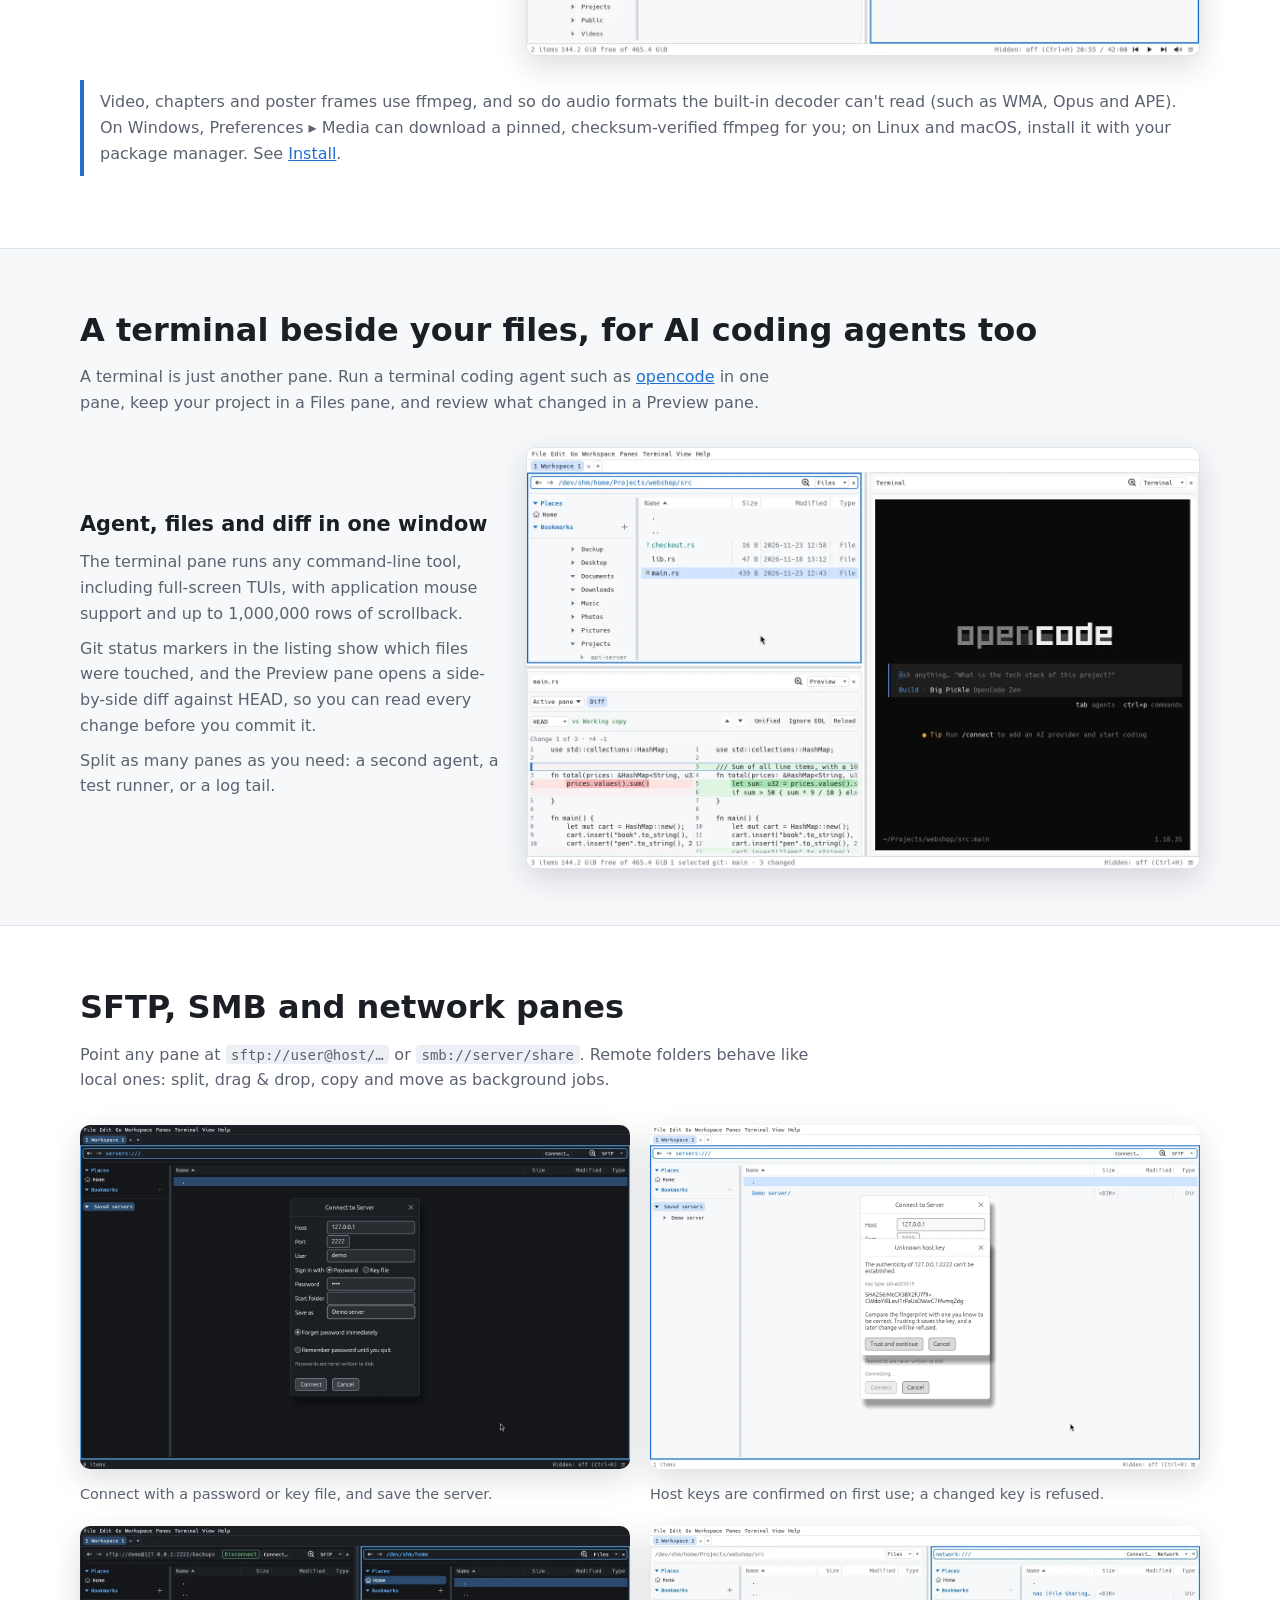
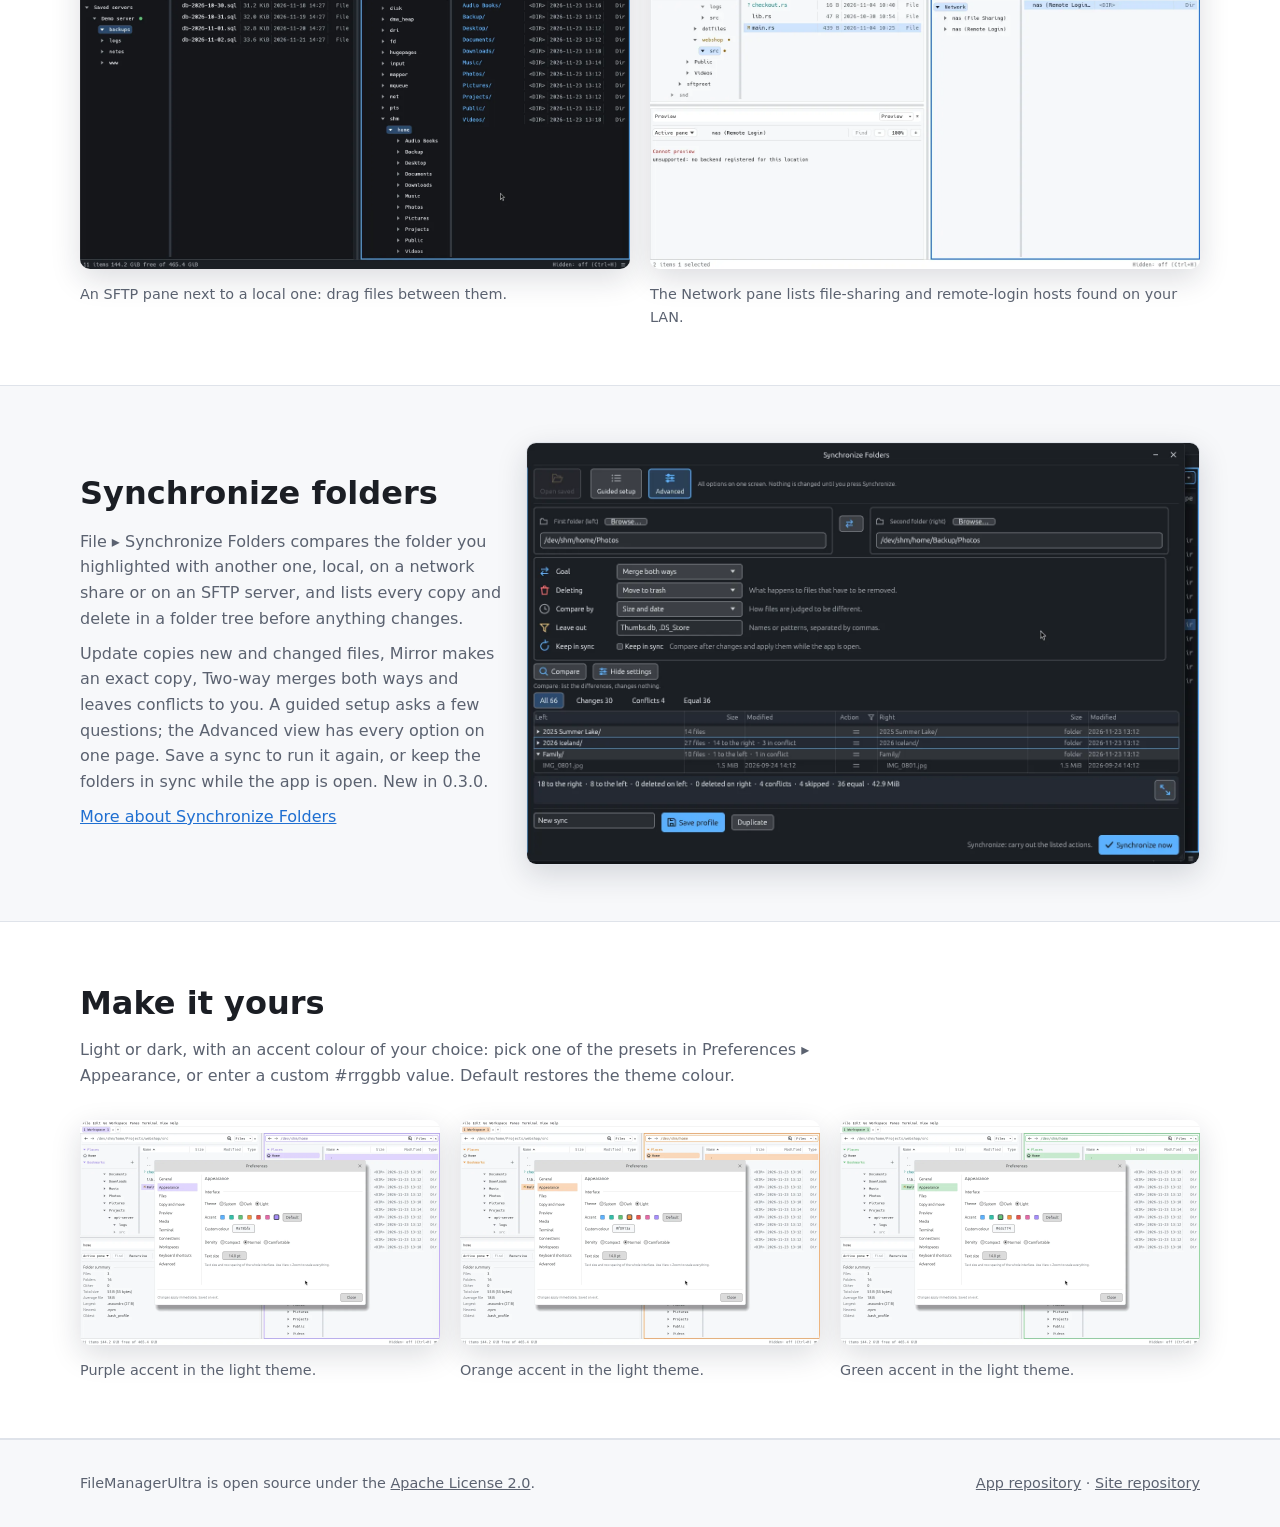
<file: features.html>
<!doctype html>
<html lang="en">
<head>
  <meta charset="utf-8">
  <meta name="viewport" content="width=device-width, initial-scale=1">
  <title>Features – FileManagerUltra</title>
  <meta name="description" content="What FileManagerUltra does: archives that open like folders, a built-in text editor, previews and Git diffs, PDF Fill &amp; Sign, CSV tables, a Media pane with audiobooks, subtitles and an equalizer, terminal panes for AI agents, SFTP and SMB, folder sync and themes.">
  <link rel="canonical" href="https://filemanagerultra.com/features.html">
  <meta name="color-scheme" content="light dark">
  <link rel="icon" type="image/png" href="assets/favicon.png">
  <link rel="stylesheet" href="assets/style.css">
  <script src="assets/theme.js" defer></script>
  <script src="assets/lightbox.js" defer></script>
</head>
<body>
  <a class="skip" href="#main">Skip to content</a>

  <header class="site">
    <div class="wrap">
      <a class="brand" href="index.html"><img src="assets/logo.svg" alt="" width="32" height="32"><span>FileManagerUltra</span></a>
      <nav aria-label="Main">
        <a href="features.html" aria-current="page">Features</a>
        <a href="features.html#media">Media</a>
        <a href="sync.html">Sync</a>
        <a href="install.html">Install</a>
        <a href="roadmap.html">Roadmap</a>
        <a href="https://github.com/FileManagerUltra/FileManagerUltra/blob/main/CHANGELOG.md">Changelog</a>
        <a href="https://github.com/FileManagerUltra/FileManagerUltra">GitHub</a>
      </nav>
      <div class="theme-toggle" role="group" aria-label="Theme">
        <button type="button" data-mode="auto" aria-pressed="true">Auto</button>
        <button type="button" data-mode="light" aria-pressed="false">Light</button>
        <button type="button" data-mode="dark" aria-pressed="false">Dark</button>
      </div>
    </div>
  </header>

  <main id="main">
    <section class="page-head">
      <div class="wrap">
        <h1>Features</h1>
        <p class="sub">Screenshots come straight from the app. Most match the page theme, and a few show the other one, so you see both. The Auto / Light / Dark switch at the top changes the page and its screenshots; click any screenshot to enlarge it.</p>
        <nav class="subnav" aria-label="On this page">
          <a href="#archives">Archives</a>
          <a href="#editor">Editor</a>
          <a href="#previews">Previews &amp; Git</a>
          <a href="#pdf">PDF &amp; CSV</a>
          <a href="#media">Media</a>
          <a href="#ai">Terminal &amp; AI</a>
          <a href="#remote">SFTP &amp; SMB</a>
          <a href="#sync">Folder sync</a>
          <a href="#accents">Themes</a>
        </nav>
      </div>
    </section>

    <section id="archives">
      <div class="wrap">
        <h2><a class="self" href="#archives">Archives that open like folders</a></h2>
        <p class="sub">Zip, tar (gz, bz2, xz, zst), 7z, RAR and ISO files open in any pane like a folder, local or remote, and zip, tar and 7z archives can be changed and saved. New in 0.4.0.</p>
        <div class="showcase">
          <div class="feature" id="browse-archives">
            <div class="text">
              <h3><a class="self" href="#browse-archives">Press Enter to look inside</a></h3>
              <p>Enter or a double-click opens a zip, tar, tar.gz, tar.bz2, tar.xz, tar.zst, 7z or ISO file; Backspace leaves it with the cursor on the archive. Preview files inside, copy them out, and open archives inside archives, also on a network share or an SFTP server.</p>
              <p>Archives and everything in them are shown in a shade of your accent colour, and opened archives join the folder tree. Type or paste a path through an archive, such as <code>/home/me/site.zip/www</code>, into the address bar, and bookmarks, tabs and workspaces that point inside an archive open there again after a restart.</p>
              <p>Selecting an archive with a Preview pane open shows what it holds without opening it: format, compression, number of files, packed and unpacked size, encryption and the top-level entries.</p>
            </div>
            <figure class="shot">
              <picture>
                <source srcset="assets/screens/archive-dark.webp" media="(prefers-color-scheme: dark)">
                <img src="assets/screens/archive-light.webp" width="1440" height="900" loading="lazy" alt="A Files pane inside archive-2025.zip in the Documents folder: the archive appears in the folder tree as a folder with Letters, Photos and Receipts below it, all in the archive colour. The Preview pane beside it renders Year in review.md from inside the zip, with a highlights list and a spending table.">
              </picture>
            </figure>
          </div>
          <div class="feature" id="change-archives">
            <div class="text">
              <h3><a class="self" href="#change-archives">Change an archive, then Save</a></h3>
              <p>Copy or move files into a zip, tar or 7z archive, make folders, rename and delete, just like in a folder. Nothing is written until you press Save in the bar above the listing; Discard drops the changes, and Save as copy&hellip; writes the changed archive somewhere else.</p>
              <p>Saving leaves the original untouched until the new archive has been written and checked, refuses to overwrite an archive another program changed meanwhile, and keeps encrypted archives encrypted. An archive with unsaved changes stays marked in orange with a dot when you go back to its folder, and quitting lists it with everything else that is unsaved.</p>
            </div>
            <figure class="shot">
              <picture>
                <source srcset="assets/screens/archive-changes-light.webp" media="(prefers-color-scheme: dark)">
                <img src="assets/screens/archive-changes-dark.webp" width="1440" height="900" loading="lazy" alt="Two Files panes: Pictures on the left with glacier.jpg, harbour.jpg and lighthouse.jpg selected, and the Photos folder inside archive-2025.zip on the right, where the three pictures have been copied in. Above the archive listing a bar reads: archive-2025.zip has 3 unsaved changes, with the buttons Save, Save as copy and Discard.">
              </picture>
            </figure>
          </div>
        </div>
        <div class="grid more-cards">
          <div class="card" id="extract-compress"><h3><a class="self" href="#extract-compress">Extract and compress</a></h3><p>Extract Here puts an archive's contents in a new folder named after it, Extract To&hellip; lets you pick one. On any selection, Add to <em>name</em>.zip and Add to <em>name</em>.7z work in one click, and Compress To&hellip; chooses zip, 7z, tar.gz, tar.xz, tar.bz2 or tar, the level, a password and parts. Drop files on an archive to add them. All of it runs as background jobs with progress and Cancel.</p></div>
          <div class="card" id="archive-passwords"><h3><a class="self" href="#archive-passwords">Passwords</a></h3><p>Encrypted zip, 7z and RAR archives ask for their password in the pane, and encrypted files inside show a padlock. A password is kept only while the archive is open. Set Password&hellip; adds, changes or removes one on save: AES-256 for zip and 7z, and 7z can hide the file names too.</p></div>
          <div class="card" id="split-archives"><h3><a class="self" href="#split-archives">Split archives</a></h3><p>Press Enter on any part of <code>backup.7z.001</code>, <code>.002</code>, &hellip; or a <code>site.z01</code> set and see the whole archive; a missing part is named. Numbered sets can be changed and saved, keeping the original part size. Join Parts writes one archive next to them.</p></div>
          <div class="card" id="rar-iso"><h3><a class="self" href="#rar-iso">RAR and disc images</a></h3><p>RAR archives, also split into volumes, open like folders when 7-Zip or unrar is installed; without one the pane says what to install. ISO disc images open with their long names, without mounting anything. Both are read-only, and the menus say why.</p></div>
          <div class="card" id="archive-safety"><h3><a class="self" href="#archive-safety">Safe with hostile archives</a></h3><p>Extracting never writes outside the new folder: <code>..</code> paths, absolute paths and links stay contained, device files are left out and setuid bits are dropped. An archive that would unpack to over 1,000 times its size asks before it fills your disk.</p></div>
          <div class="card" id="archive-speed"><h3><a class="self" href="#archive-speed">Big archives stay quick</a></h3><p>Large compressed tars and RAR sets list what has been read so far while they open, and reading many files from a big <code>.tar.gz</code> unpacks it once to a private temporary copy, within a limit you set in Preferences. Add comic books (<code>.cbz</code>) or e-books (<code>.epub</code>) in Preferences ▸ Files to open them as archives too.</p></div>
        </div>
      </div>
    </section>

    <section id="editor" class="alt">
      <div class="wrap">
        <h2><a class="self" href="#editor">A text editor in the Preview pane</a></h2>
        <p class="sub">Press F4 or double-click a text file and the preview becomes an editor; F4 again switches back. New in 0.4.0.</p>
        <div class="showcase">
          <div class="feature" id="edit">
            <div class="text">
              <h3><a class="self" href="#edit">Edit where you were reading</a></h3>
              <p>Line numbers, syntax colouring for Rust, Python, JavaScript and TypeScript, C and C++, Go, Java, PHP, SQL, shell, HTML/CSS, XML, Markdown, JSON, YAML and TOML, find and replace with regular expressions, Go to Line (Ctrl+G), undo and redo, auto-indent, Ctrl+/ to comment lines and Alt+Up/Down to move them.</p>
              <p>Fold code with the arrows next to the line numbers or Ctrl+Shift+[ and ], and brackets are coloured by depth, with an unmatched one in red. An orange frame and an &ldquo;Editing&rdquo; badge show that you are editing, not viewing.</p>
              <p>Files up to 1 GB open and scroll smoothly, files on SFTP and network shares work like local ones, and the encoding and line endings are kept when you save.</p>
            </div>
            <figure class="shot">
              <picture>
                <source srcset="assets/screens/editor-dark.webp" media="(prefers-color-scheme: dark)">
                <img src="assets/screens/editor-light.webp" width="1440" height="900" loading="lazy" alt="The Preview pane editing routes.rs, framed in orange with an orange Editing badge: line numbers, Rust syntax colouring, three folded blocks showing four lines each, and the find bar searching for Response with 13 matches highlighted.">
              </picture>
            </figure>
          </div>
          <div class="feature" id="live-preview">
            <div class="text">
              <h3><a class="self" href="#live-preview">Live preview while you type</a></h3>
              <p>The editor's Live button opens a second Preview pane that shows your unsaved text rendered a moment after you stop typing: Markdown, HTML, SVG, Mermaid diagrams, tables and more, without saving the file.</p>
              <p>Code in the Preview pane and in the editor uses the same colours, so a file looks the same when you start editing it.</p>
            </div>
            <figure class="shot">
              <picture>
                <source srcset="assets/screens/editor-live-light.webp" media="(prefers-color-scheme: dark)">
                <img src="assets/screens/editor-live-dark.webp" width="1440" height="900" loading="lazy" alt="Three panes: the Documents folder, README.md open in the editor with two new checklist lines and a dot for unsaved edits, and a Live preview pane on the right that already renders the trip plan with the new Husavik and Whale-watching tour items.">
              </picture>
            </figure>
          </div>
        </div>
        <div class="grid more-cards">
          <div class="card" id="editor-saving"><h3><a class="self" href="#editor-saving">Saving that never surprises you</a></h3><p>Edits save by themselves when you leave the editor: click another pane, switch application, open another file or close the pane. Prefer to be asked? Turn that off in Preferences ▸ Editor. A file another program changed is never overwritten without asking: Reload, Overwrite or Save As.</p></div>
          <div class="card" id="editor-schemes"><h3><a class="self" href="#editor-schemes">Colour schemes</a></h3><p>App colours, Warm, and High contrast with at least 7:1 for every colour, each in a dark and a light version that follow the app's theme. Line spacing is adjustable from 100 to 200&nbsp;%.</p></div>
          <div class="card" id="editor-choice"><h3><a class="self" href="#editor-choice">Built-in or your own editor</a></h3><p>Preferences ▸ Editor chooses per kind of file (text, code, markup, settings, logs) whether it opens in the built-in editor or your external one. Open in External Editor is always in the right-click menu and the editor's toolbar.</p></div>
        </div>
      </div>
    </section>

    <section id="previews">
      <div class="wrap">
        <h2><a class="self" href="#previews">Previews, Git and terminals</a></h2>
        <p class="sub">Modified files, documents, PDFs, tables, images and logs open in a Preview pane next to the listing, and a terminal is one split away.</p>
        <div class="showcase">
          <div class="feature" id="git-diff">
            <div class="text">
              <h3><a class="self" href="#git-diff">Git diff in the Preview pane</a></h3>
              <p>Modified files open as a side-by-side diff against HEAD or any branch or tag, with word highlights and F7 / Shift+F7 to jump between changes.</p>
              <p>Status letters and tinted names show what changed in the listing and the tree.</p>
            </div>
            <figure class="shot">
              <picture>
                <source srcset="assets/screens/diff-light.webp" media="(prefers-color-scheme: dark)">
                <img src="assets/screens/diff-dark.webp" width="1440" height="900" loading="lazy" alt="A source folder with Git status markers next to a side-by-side diff of main.rs against HEAD.">
              </picture>
            </figure>
          </div>
          <div class="feature" id="markdown">
            <div class="text">
              <h3><a class="self" href="#markdown">Markdown that reads like a document</a></h3>
              <p>Nested lists, task lists, aligned tables and code blocks with per-block copy buttons. Mermaid code blocks are drawn as diagrams in the app's colours, offline. Zoom a preview from 50% to 400% and search with Ctrl+F.</p>
              <p>Images next to the document show inline, and the common HTML in READMEs (centered headings, sized images, <code>&lt;picture&gt;</code> for dark and light) renders too. Remote images load only when you allow them.</p>
            </div>
            <figure class="shot">
              <picture>
                <source srcset="assets/screens/markdown-dark.webp" media="(prefers-color-scheme: dark)">
                <img src="assets/screens/markdown-light.webp" width="1440" height="900" loading="lazy" alt="A documents folder next to a rendered Markdown trip plan with a checklist, a budget table and a code block.">
              </picture>
            </figure>
          </div>
          <div class="feature" id="images">
            <div class="text">
              <h3><a class="self" href="#images">Images and thumbnails</a></h3>
              <p>Preview an image next to the listing, or switch the preview to a thumbnail grid of the whole folder. Photos from phones and cameras appear upright, and Rotate left and Rotate right turn the view without changing the file.</p>
              <p>Camera RAW photos (DNG, CR2, NEF, ARW and similar) show the picture the camera stored inside them. SVG drawings show as pictures with Fit and 100% and a choice of background behind transparent parts; turn Preview off to read the source.</p>
              <p>Large photos stay sharp at 100% and when zoomed in; click and drag to move around a picture that is bigger than the pane. Right-click an image and choose Copy Image to paste the full-size original into a browser or editor.</p>
            </div>
            <figure class="shot">
              <picture>
                <source srcset="assets/screens/thumbs-light.webp" media="(prefers-color-scheme: dark)">
                <img src="assets/screens/thumbs-dark.webp" width="1440" height="900" loading="lazy" alt="A pictures folder listing next to a preview pane showing a grid of image thumbnails.">
              </picture>
            </figure>
          </div>
          <div class="feature" id="logs">
            <div class="text">
              <h3><a class="self" href="#logs">Log previews with live tail</a></h3>
              <p>Severity filters, search and UTC time ranges from five minutes to seven days, or custom dates and times.</p>
            </div>
            <figure class="shot">
              <picture>
                <source srcset="assets/screens/log-dark.webp" media="(prefers-color-scheme: dark)">
                <img src="assets/screens/log-light.webp" width="1440" height="900" loading="lazy" alt="A server log previewed with colour-coded INFO, WARN and ERROR lines and a filter toolbar.">
              </picture>
            </figure>
          </div>
          <div class="feature" id="pdf">
            <div class="text">
              <h3><a class="self" href="#pdf">PDFs you can fill in and sign</a></h3>
              <p>PDFs open in the Preview pane with continuous pages, bookmarks, working links, Find and text selection. Fit the width or the page, or show dark pages or high contrast for easier reading; the file itself is not changed.</p>
              <p>Fill &amp; Sign fills in form fields (text, checkboxes, radio buttons and lists) and adds a drawn, typed or image signature, or a digital signature with a <code>.p12</code>/<code>.pfx</code> certificate. Nothing is written until you save: Save copy puts &ldquo;&hellip; (filled).pdf&rdquo; next to the original, or use Save as or Replace. It is not a full PDF editor.</p>
              <p>Signed PDFs show whether each signature is intact, changed after signing or broken, with the signer, time and reason, and explain why a signature is broken. New in 0.3.1.</p>
            </div>
            <figure class="shot">
              <picture>
                <source srcset="assets/screens/pdf-light.webp" media="(prefers-color-scheme: dark)">
                <img src="assets/screens/pdf-dark.webp" width="1440" height="900" loading="lazy" alt="A Documents folder next to a PDF application form in the Preview pane, filled in with a name, address, plot size and ticked checkboxes, and a handwritten-style signature placed in the Signature field. A column of Fill &amp; Sign buttons on the right: Signature, Place, Remember, Reset, Save copy, Save as, Replace and Discard.">
              </picture>
            </figure>
          </div>
          <div class="feature" id="csv">
            <div class="text">
              <h3><a class="self" href="#csv">CSV and TSV as a table</a></h3>
              <p>A fixed header row, row numbers and columns you can resize. Click a header to sort, Shift+click to add a second column; numbers sort by value. Filter rows by text in all columns or one, optionally as a regular expression, or add conditions such as &ldquo;greater than&rdquo; or &ldquo;is empty&rdquo; from a column's menu.</p>
              <p>The Record panel shows the selected row with every value in full. Copy a cell, a row or the column names, go to a row number and hide columns you don't need. The delimiter and header row are detected automatically.</p>
              <p>Files of several gigabytes open straight away and keep loading in the background, also on SFTP and network shares. New in 0.3.2.</p>
            </div>
            <figure class="shot">
              <picture>
                <source srcset="assets/screens/csv-dark.webp" media="(prefers-color-scheme: dark)">
                <img src="assets/screens/csv-light.webp" width="1440" height="900" loading="lazy" alt="An orders CSV file shown as a table, sorted by total and filtered to rows whose status is delivered: 2,249 of 4,000 rows. The Record panel on the right shows the selected row in full, including the note: Box arrived with a dented corner; the product itself was fine, customer kept it.">
              </picture>
            </figure>
          </div>
          <div class="feature" id="terminals">
            <div class="text">
              <h3><a class="self" href="#terminals">Terminals are just panes</a></h3>
              <p>Put a terminal beside your files. Hold Shift for local selection and scrolling when an application captures the mouse.</p>
              <p>Each terminal has its own zoom (Ctrl+Shift+= / Ctrl+Shift+- / Ctrl+Shift+0, or Ctrl and the mouse wheel), and so does every Files, Network, SFTP, Trash and Media pane, from the zoom button in its header. The zoom is saved with the workspace, and terminals in a saved workspace reopen in the folder they were in.</p>
            </div>
            <figure class="shot">
              <picture>
                <source srcset="assets/screens/terminal-light.webp" media="(prefers-color-scheme: dark)">
                <img src="assets/screens/terminal-dark.webp" width="1440" height="900" loading="lazy" alt="A terminal pane running git commands above a file listing, next to a Markdown preview.">
              </picture>
            </figure>
          </div>
        </div>
      </div>
    </section>

    <section id="media" class="alt">
      <div class="wrap">
        <h2><a class="self" href="#media">Media</a></h2>
        <p class="sub">A music, audiobook and video player that is just another pane. New in 0.2.0; media keys and audio speed arrived in 0.2.1, picture subtitles and hardware video decoding in 0.2.2.</p>
        <div class="showcase">
          <div class="feature" id="playback">
            <div class="text">
              <h3><a class="self" href="#playback">Play from the files you are looking at</a></h3>
              <p>Drop files or whole folders on the player to play them right away, or on the playlist to add them exactly where the line shows. Play, Play next and Add to queue work from Files and Preview too. Each added folder becomes a playlist folder you can collapse, lock, rename and reorder by drag and drop.</p>
              <p>Gapless playback between tracks, shuffle and repeat, and playback that carries on in the background with Previous, Play/Pause, Next, volume and the playing time in the status bar. Import M3U, M3U8 and PLS playlists or save the queue as M3U8. Files on SFTP and SMB play too.</p>
              <p>Your keyboard's media keys work while you use other apps, and the system's media controls show the title, artist, album and cover art: the GNOME or KDE media widget, the Windows media overlay and macOS Now Playing.</p>
            </div>
            <figure class="shot">
              <picture>
                <source srcset="assets/screens/media-dark.webp" media="(prefers-color-scheme: dark)">
                <img src="assets/screens/media-light.webp" width="1440" height="900" loading="lazy" alt="A Files pane and a Preview pane with an audio player on the left; the Media pane on the right shows the playing track with cover art and a playlist with album and audiobook folders.">
              </picture>
            </figure>
          </div>
          <div class="feature" id="play-here">
            <div class="text">
              <h3><a class="self" href="#play-here">Your usual player, or right here</a></h3>
              <p>Double-clicking a song or video opens it in your default app, as always. The first time, a short tip in the Activity panel shows that it can play right here instead: <em>Play here now</em> for this file, <em>Always play here</em> to make it the default.</p>
              <p>Change your mind any time in Preferences ▸ Media ▸ Opening files, separately for audio and video. The tip shows only once and never interrupts you.</p>
            </div>
            <figure class="shot">
              <picture>
                <source srcset="assets/screens/media-tip-light.webp" media="(prefers-color-scheme: dark)">
                <img src="assets/screens/media-tip-dark.webp" width="1440" height="900" loading="lazy" alt="A Files pane with an album folder next to the Media pane; the Activity panel at the bottom right shows a tip: You can also play audio and video right here in FileManagerUltra, with the buttons Play here now, Always play here and Don't show again.">
              </picture>
            </figure>
          </div>
          <div class="feature" id="player-menu">
            <div class="text">
              <h3><a class="self" href="#player-menu">Every player setting one right-click away</a></h3>
              <p>Right-click the video, the cover art or the now-playing area for play and pause, tracks, subtitles and their appearance, the equalizer, sleep timer, A-B loop, speed, fullscreen and Show in folder.</p>
              <p>Entries only appear when they apply: an audio track gets no subtitle or fullscreen entries.</p>
            </div>
            <figure class="shot">
              <picture>
                <source srcset="assets/screens/player-menu-dark.webp" media="(prefers-color-scheme: dark)">
                <img src="assets/screens/player-menu-light.webp" width="1440" height="900" loading="lazy" alt="A paused fractal video in the Media pane with its right-click menu open: Play, Stop, Previous, Next, Subtitles, Subtitle appearance, Equalizer, Sleep timer, A-B loop, Speed, Fullscreen and Show in folder.">
              </picture>
            </figure>
          </div>
          <div class="feature" id="audiobooks">
            <div class="text">
              <h3><a class="self" href="#audiobooks">Audiobooks that remember your place</a></h3>
              <p><code>.m4b</code> files, files tagged Audiobook and folders you mark get Back and Forward skip buttons (15 s / 30 s, adjustable), previous and next chapter, a chapter list and bookmarks.</p>
              <p>The seek bar and progress percentage span the whole book, even across many files. Playing a book again continues where you stopped, and finished books get a check mark.</p>
              <p>Listen faster or slower, from 0.5× to 3×, with the voice at its normal pitch and no ffmpeg needed. Each book remembers its own speed.</p>
            </div>
            <figure class="shot">
              <picture>
                <source srcset="assets/screens/audiobook-light.webp" media="(prefers-color-scheme: dark)">
                <img src="assets/screens/audiobook-dark.webp" width="1440" height="900" loading="lazy" alt="The Media pane playing an audiobook at 20:52 of 42:00, with skip and chapter buttons, a bookmarks menu and the chapter list open on the chapter Fog.">
              </picture>
            </figure>
          </div>
          <div class="feature" id="video">
            <div class="text">
              <h3><a class="self" href="#video">Video with subtitles</a></h3>
              <p>Video with sound, fullscreen (F) that fills the whole screen, frame-by-frame stepping while paused, 0.5× to 3× speed with the pitch kept, and a choice of audio track. Each video in a folder, such as a series of episodes, resumes where you stopped it. YouTube-style keys work throughout: Space or K, J and L, arrows, 0–9.</p>
              <p>Subtitle files next to the video, such as <code>movie.en.srt</code>, are found automatically. Embedded tracks, SRT, WebVTT and ASS/SSA work as well; G and H shift the timing in 0.1 s steps. DVD images (<code>.iso</code>), <code>.VOB</code> and Blu-ray or camcorder <code>.m2ts</code> files play directly.</p>
              <p>Video is decoded on the graphics card where possible (VA-API on Linux, Direct3D 11 on Windows, VideoToolbox on macOS), falling back to software without interruption. Interlaced DVDs and TV recordings are deinterlaced automatically, and videos filmed upright on a phone play upright.</p>
            </div>
            <figure class="shot">
              <picture>
                <source srcset="assets/screens/video-dark.webp" media="(prefers-color-scheme: dark)">
                <img src="assets/screens/video-light.webp" width="1440" height="900" loading="lazy" alt="The Media pane showing a Mandelbrot fractal video with the English subtitle line: Every point is tested: does it stay bounded?">
              </picture>
            </figure>
          </div>
          <div class="feature" id="subtitles">
            <div class="text">
              <h3><a class="self" href="#subtitles">Subtitles you can read</a></h3>
              <p>Preferences ▸ Media sets the size, position, font, colours, a background box, outline or shadow, and spacing, the same for every subtitle format.</p>
              <p>Presets such as High contrast and Yellow on black are one click away, and a live preview shows the contrast ratio with a warning when text would be hard to read. Picture-based subtitles from DVDs (VobSub) and Blu-ray rips (PGS) show too, following the Size and Distance from bottom settings.</p>
            </div>
            <figure class="shot">
              <picture>
                <source srcset="assets/screens/subtitles-light.webp" media="(prefers-color-scheme: dark)">
                <img src="assets/screens/subtitles-dark.webp" width="1440" height="900" loading="lazy" alt="Preferences open on Media with a subtitle preview in yellow on a black box and the note: Contrast 19.6:1, excellent (WCAG AAA). The video behind it uses the same style.">
              </picture>
            </figure>
          </div>
          <div class="feature" id="equalizer">
            <div class="text">
              <h3><a class="self" href="#equalizer">Ten-band equalizer</a></h3>
              <p>Built-in and saved presets, with an automatic preamp to avoid clipping. The equalizer stays open in its own window while you try presets.</p>
              <p>Also in the Options menu: an A-B loop to repeat part of a track, and a sleep timer that fades out before pausing.</p>
            </div>
            <figure class="shot">
              <picture>
                <source srcset="assets/screens/equalizer-dark.webp" media="(prefers-color-scheme: dark)">
                <img src="assets/screens/equalizer-light.webp" width="1440" height="900" loading="lazy" alt="The Equalizer window with the Loudness preset: low and high bands raised, the middle flat.">
              </picture>
            </figure>
          </div>
        </div>
        <p class="note">Video, chapters and poster frames use ffmpeg, and so do audio formats the built-in decoder can't read (such as WMA, Opus and APE). On Windows, Preferences ▸ Media can download a pinned, checksum-verified ffmpeg for you; on Linux and macOS, install it with your package manager. See <a href="install.html#ffmpeg">Install</a>.</p>
      </div>
    </section>

    <section id="ai">
      <div class="wrap">
        <h2><a class="self" href="#ai">A terminal beside your files, for AI coding agents too</a></h2>
        <p class="sub">A terminal is just another pane. Run a terminal coding agent such as <a href="https://opencode.ai">opencode</a> in one pane, keep your project in a Files pane, and review what changed in a Preview pane.</p>
        <div class="feature">
          <div class="text">
            <h3>Agent, files and diff in one window</h3>
            <p>The terminal pane runs any command-line tool, including full-screen TUIs, with application mouse support and up to 1,000,000 rows of scrollback.</p>
            <p>Git status markers in the listing show which files were touched, and the Preview pane opens a side-by-side diff against HEAD, so you can read every change before you commit it.</p>
            <p>Split as many panes as you need: a second agent, a test runner, or a log tail.</p>
          </div>
          <figure class="shot">
            <picture>
                <source srcset="assets/screens/ai-workflow-dark.webp" media="(prefers-color-scheme: dark)">
                <img src="assets/screens/ai-workflow-light.webp" width="1440" height="900" loading="lazy" alt="Three panes: a project folder with Git status markers, a side-by-side diff of main.rs, and a terminal running the opencode terminal UI.">
              </picture>
          </figure>
        </div>
      </div>
    </section>

    <section id="remote" class="alt">
      <div class="wrap">
        <h2><a class="self" href="#remote">SFTP, SMB and network panes</a></h2>
        <p class="sub">Point any pane at <code>sftp://user@host/…</code> or <code>smb://server/share</code>. Remote folders behave like local ones: split, drag &amp; drop, copy and move as background jobs.</p>
        <div class="pair">
          <figure><picture>
            <source srcset="assets/screens/sftp-connect-light.webp" media="(prefers-color-scheme: dark)">
            <img src="assets/screens/sftp-connect-dark.webp" width="1440" height="900" loading="lazy" alt="The Connect to Server dialog with host, port, user, password and start folder fields.">
          </picture><figcaption>Connect with a password or key file, and save the server.</figcaption></figure>
          <figure><picture>
            <source srcset="assets/screens/sftp-hostkey-dark.webp" media="(prefers-color-scheme: dark)">
            <img src="assets/screens/sftp-hostkey-light.webp" width="1440" height="900" loading="lazy" alt="A host key confirmation dialog showing the server fingerprint.">
          </picture><figcaption>Host keys are confirmed on first use; a changed key is refused.</figcaption></figure>
          <figure><picture>
            <source srcset="assets/screens/sftp-light.webp" media="(prefers-color-scheme: dark)">
            <img src="assets/screens/sftp-dark.webp" width="1440" height="900" loading="lazy" alt="An SFTP pane showing a remote folder beside a local pane.">
          </picture><figcaption>An SFTP pane next to a local one: drag files between them.</figcaption></figure>
          <figure><picture>
            <source srcset="assets/screens/network-dark.webp" media="(prefers-color-scheme: dark)">
            <img src="assets/screens/network-light.webp" width="1440" height="900" loading="lazy" alt="The Network pane listing hosts discovered on the local network.">
          </picture><figcaption>The Network pane lists file-sharing and remote-login hosts found on your LAN.</figcaption></figure>
        </div>
      </div>
    </section>

    <section id="sync">
      <div class="wrap">
        <div class="feature">
          <div class="text">
            <h2><a class="self" href="#sync">Synchronize folders</a></h2>
            <p>File ▸ Synchronize Folders compares the folder you highlighted with another one, local, on a network share or on an SFTP server, and lists every copy and delete in a folder tree before anything changes.</p>
            <p>Update copies new and changed files, Mirror makes an exact copy, Two-way merges both ways and leaves conflicts to you. A guided setup asks a few questions; the Advanced view has every option on one page. Save a sync to run it again, or keep the folders in sync while the app is open. New in 0.3.0.</p>
            <p><a href="sync.html">More about Synchronize Folders</a></p>
          </div>
          <figure class="shot">
            <picture>
              <source srcset="assets/screens/sync-advanced-light.webp" media="(prefers-color-scheme: dark)">
              <img src="assets/screens/sync-advanced-dark.webp" width="1440" height="900" loading="lazy" alt="The Advanced sync view on one page: left and right folders with Browse buttons and a swap button, then Goal set to Merge both ways, Deleting set to Move to trash, Compare by Size and date, Leave out Thumbs.db and .DS_Store, and a Keep in sync checkbox, above the comparison list and its summary: 18 to the right, 8 to the left, 4 conflicts.">
            </picture>
          </figure>
        </div>
      </div>
    </section>

    <section id="accents" class="alt">
      <div class="wrap">
        <h2><a class="self" href="#accents">Make it yours</a></h2>
        <p class="sub">Light or dark, with an accent colour of your choice: pick one of the presets in Preferences &#9656; Appearance, or enter a custom #rrggbb value. Default restores the theme colour.</p>
        <div class="pair trio">
          <figure><picture>
            <img src="assets/screens/accent-purple.webp" width="1440" height="900" loading="lazy" alt="Preferences open on Appearance with the purple accent selected; selections and the active pane border are purple.">
          </picture><figcaption>Purple accent in the light theme.</figcaption></figure>
          <figure><picture>
            <img src="assets/screens/accent-orange.webp" width="1440" height="900" loading="lazy" alt="Preferences open on Appearance with the orange accent selected; selections and the active pane border are orange.">
          </picture><figcaption>Orange accent in the light theme.</figcaption></figure>
          <figure><picture>
            <img src="assets/screens/accent-green.webp" width="1440" height="900" loading="lazy" alt="Preferences open on Appearance with the green accent selected; selections and the active pane border are green.">
          </picture><figcaption>Green accent in the light theme.</figcaption></figure>
        </div>
      </div>
    </section>
  </main>

  <footer>
    <div class="wrap">
      <span>FileManagerUltra is open source under the <a href="https://github.com/FileManagerUltra/FileManagerUltra/blob/main/LICENSE">Apache License 2.0</a>.</span>
      <span><a href="https://github.com/FileManagerUltra/FileManagerUltra">App repository</a> · <a href="https://github.com/FileManagerUltra/FileManagerUltraSite">Site repository</a></span>
    </div>
  </footer>
</body>
</html>
</file>
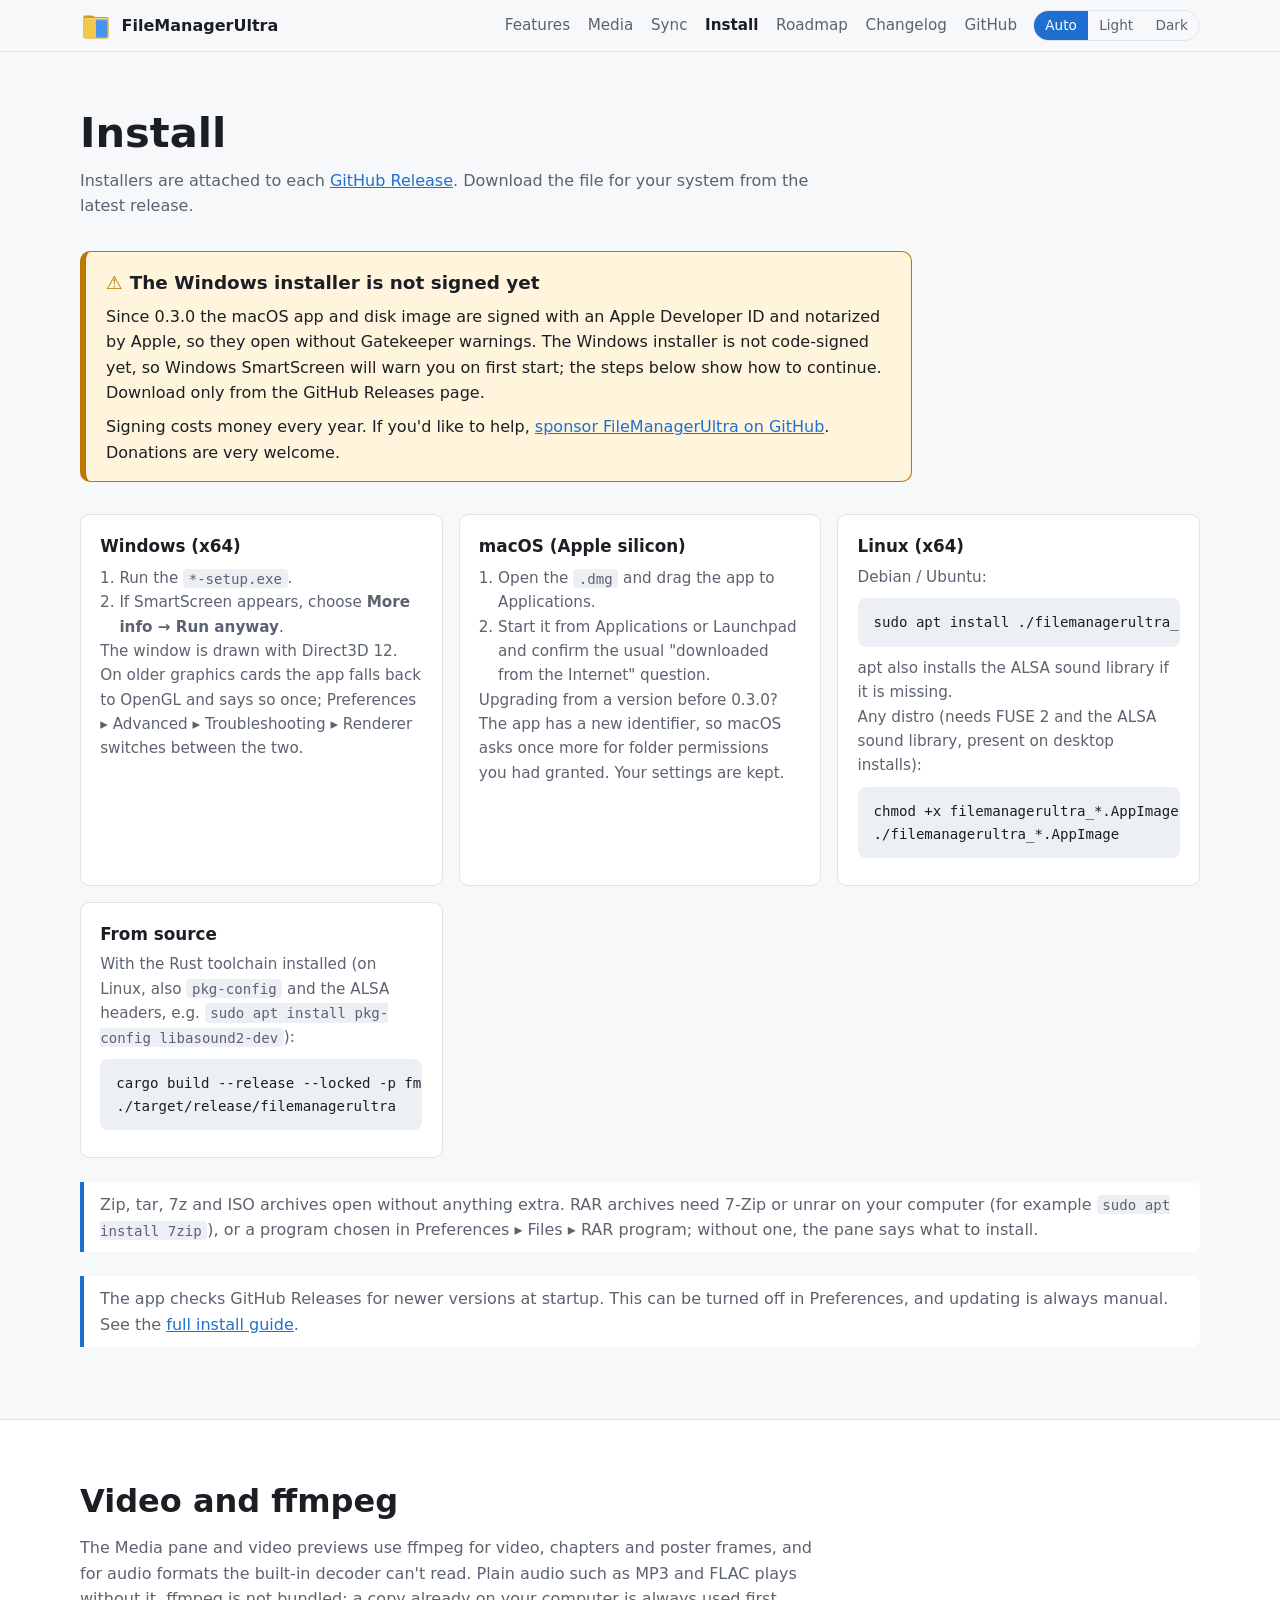
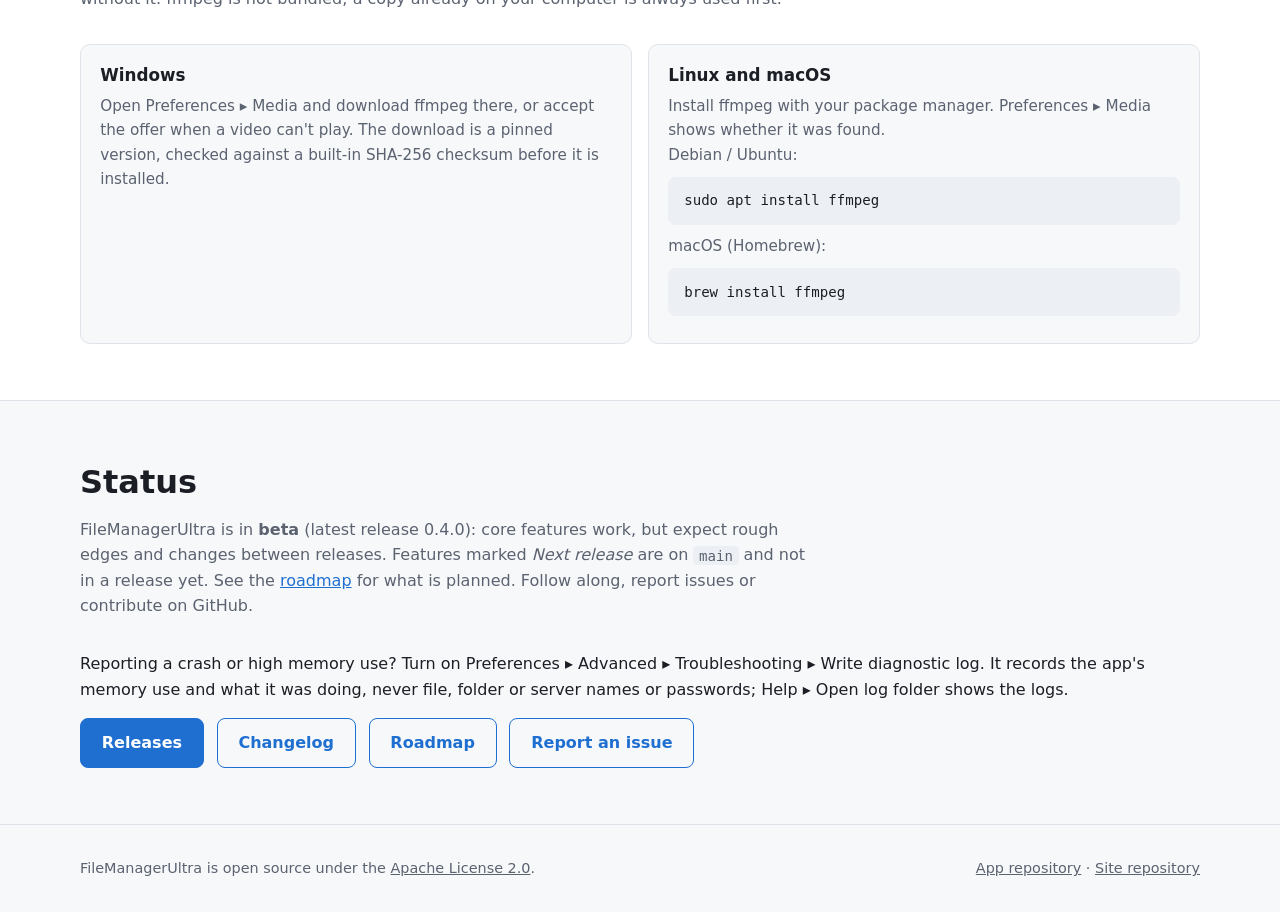
<file: install.html>
<!doctype html>
<html lang="en">
<head>
  <meta charset="utf-8">
  <meta name="viewport" content="width=device-width, initial-scale=1">
  <title>Install – FileManagerUltra</title>
  <meta name="description" content="Install FileManagerUltra on Windows, macOS or Linux, or build it from source. Notes on ffmpeg for video, and the project status.">
  <link rel="canonical" href="https://filemanagerultra.com/install.html">
  <meta name="color-scheme" content="light dark">
  <link rel="icon" type="image/png" href="assets/favicon.png">
  <link rel="stylesheet" href="assets/style.css">
  <script src="assets/theme.js" defer></script>
  <script src="assets/lightbox.js" defer></script>
</head>
<body>
  <a class="skip" href="#main">Skip to content</a>

  <header class="site">
    <div class="wrap">
      <a class="brand" href="index.html"><img src="assets/logo.svg" alt="" width="32" height="32"><span>FileManagerUltra</span></a>
      <nav aria-label="Main">
        <a href="features.html">Features</a>
        <a href="features.html#media">Media</a>
        <a href="sync.html">Sync</a>
        <a href="install.html" aria-current="page">Install</a>
        <a href="roadmap.html">Roadmap</a>
        <a href="https://github.com/FileManagerUltra/FileManagerUltra/blob/main/CHANGELOG.md">Changelog</a>
        <a href="https://github.com/FileManagerUltra/FileManagerUltra">GitHub</a>
      </nav>
      <div class="theme-toggle" role="group" aria-label="Theme">
        <button type="button" data-mode="auto" aria-pressed="true">Auto</button>
        <button type="button" data-mode="light" aria-pressed="false">Light</button>
        <button type="button" data-mode="dark" aria-pressed="false">Dark</button>
      </div>
    </div>
  </header>

  <main id="main">
    <section id="install">
      <div class="wrap">
        <h1>Install</h1>
        <p class="sub">Installers are attached to each <a href="https://github.com/FileManagerUltra/FileManagerUltra/releases">GitHub Release</a>. Download the file for your system from the latest release.</p>
        <aside class="notice" aria-labelledby="unsigned-title">
          <h2 id="unsigned-title">The Windows installer is not signed yet</h2>
          <p>Since 0.3.0 the macOS app and disk image are signed with an Apple Developer ID and notarized by Apple, so they open without Gatekeeper warnings. The Windows installer is not code-signed yet, so Windows SmartScreen will warn you on first start; the steps below show how to continue. Download only from the GitHub Releases page.</p>
          <p>Signing costs money every year. If you'd like to help, <a href="https://github.com/sponsors/FileManagerUltra">sponsor FileManagerUltra on GitHub</a>. Donations are very welcome.</p>
        </aside>
        <div class="platforms">
          <div class="card">
            <h3>Windows (x64)</h3>
            <ol>
              <li>Run the <code>*-setup.exe</code>.</li>
              <li>If SmartScreen appears, choose <strong>More info → Run anyway</strong>.</li>
            </ol>
            <p>The window is drawn with Direct3D 12. On older graphics cards the app falls back to OpenGL and says so once; Preferences ▸ Advanced ▸ Troubleshooting ▸ Renderer switches between the two.</p>
          </div>
          <div class="card">
            <h3>macOS (Apple silicon)</h3>
            <ol>
              <li>Open the <code>.dmg</code> and drag the app to Applications.</li>
              <li>Start it from Applications or Launchpad and confirm the usual "downloaded from the Internet" question.</li>
            </ol>
            <p>Upgrading from a version before 0.3.0? The app has a new identifier, so macOS asks once more for folder permissions you had granted. Your settings are kept.</p>
          </div>
          <div class="card">
            <h3>Linux (x64)</h3>
            <p>Debian / Ubuntu:</p>
            <pre><code>sudo apt install ./filemanagerultra_*.deb</code></pre>
            <p>apt also installs the ALSA sound library if it is missing.</p>
            <p>Any distro (needs FUSE 2 and the ALSA sound library, present on desktop installs):</p>
            <pre><code>chmod +x filemanagerultra_*.AppImage
./filemanagerultra_*.AppImage</code></pre>
          </div>
          <div class="card" id="source">
            <h3>From source</h3>
            <p>With the Rust toolchain installed (on Linux, also <code>pkg-config</code> and the ALSA headers, e.g. <code>sudo apt install pkg-config libasound2-dev</code>):</p>
            <pre><code>cargo build --release --locked -p fm-app
./target/release/filemanagerultra</code></pre>
          </div>
        </div>
        <p class="note" id="rar">Zip, tar, 7z and ISO archives open without anything extra. RAR archives need 7-Zip or unrar on your computer (for example <code>sudo apt install 7zip</code>), or a program chosen in Preferences ▸ Files ▸ RAR program; without one, the pane says what to install.</p>
        <p class="note">The app checks GitHub Releases for newer versions at startup. This can be turned off in Preferences, and updating is always manual. See the <a href="https://github.com/FileManagerUltra/FileManagerUltra/blob/main/docs/install.md">full install guide</a>.</p>
      </div>
    </section>

    <section id="ffmpeg" class="alt">
      <div class="wrap">
        <h2>Video and ffmpeg</h2>
        <p class="sub">The Media pane and video previews use ffmpeg for video, chapters and poster frames, and for audio formats the built-in decoder can't read. Plain audio such as MP3 and FLAC plays without it. ffmpeg is not bundled; a copy already on your computer is always used first.</p>
        <div class="platforms">
          <div class="card">
            <h3>Windows</h3>
            <p>Open Preferences ▸ Media and download ffmpeg there, or accept the offer when a video can't play. The download is a pinned version, checked against a built-in SHA-256 checksum before it is installed.</p>
          </div>
          <div class="card">
            <h3>Linux and macOS</h3>
            <p>Install ffmpeg with your package manager. Preferences ▸ Media shows whether it was found.</p>
            <p>Debian / Ubuntu:</p>
            <pre><code>sudo apt install ffmpeg</code></pre>
            <p>macOS (Homebrew):</p>
            <pre><code>brew install ffmpeg</code></pre>
          </div>
        </div>
      </div>
    </section>

    <section id="status">
      <div class="wrap">
        <h2>Status</h2>
        <p class="sub">FileManagerUltra is in <strong>beta</strong> (latest release 0.4.0): core features work, but expect rough edges and changes between releases. Features marked <em>Next release</em> are on <code>main</code> and not in a release yet. See the <a href="roadmap.html">roadmap</a> for what is planned. Follow along, report issues or contribute on GitHub.</p>
        <p>Reporting a crash or high memory use? Turn on Preferences ▸ Advanced ▸ Troubleshooting ▸ Write diagnostic log. It records the app's memory use and what it was doing, never file, folder or server names or passwords; Help ▸ Open log folder shows the logs.</p>
        <div class="cta" style="justify-content:flex-start">
          <a class="btn" href="https://github.com/FileManagerUltra/FileManagerUltra/releases">Releases</a>
          <a class="btn secondary" href="https://github.com/FileManagerUltra/FileManagerUltra/blob/main/CHANGELOG.md">Changelog</a>
          <a class="btn secondary" href="roadmap.html">Roadmap</a>
          <a class="btn secondary" href="https://github.com/FileManagerUltra/FileManagerUltra/issues">Report an issue</a>
        </div>
      </div>
    </section>
  </main>

  <footer>
    <div class="wrap">
      <span>FileManagerUltra is open source under the <a href="https://github.com/FileManagerUltra/FileManagerUltra/blob/main/LICENSE">Apache License 2.0</a>.</span>
      <span><a href="https://github.com/FileManagerUltra/FileManagerUltra">App repository</a> · <a href="https://github.com/FileManagerUltra/FileManagerUltraSite">Site repository</a></span>
    </div>
  </footer>
</body>
</html>
</file>
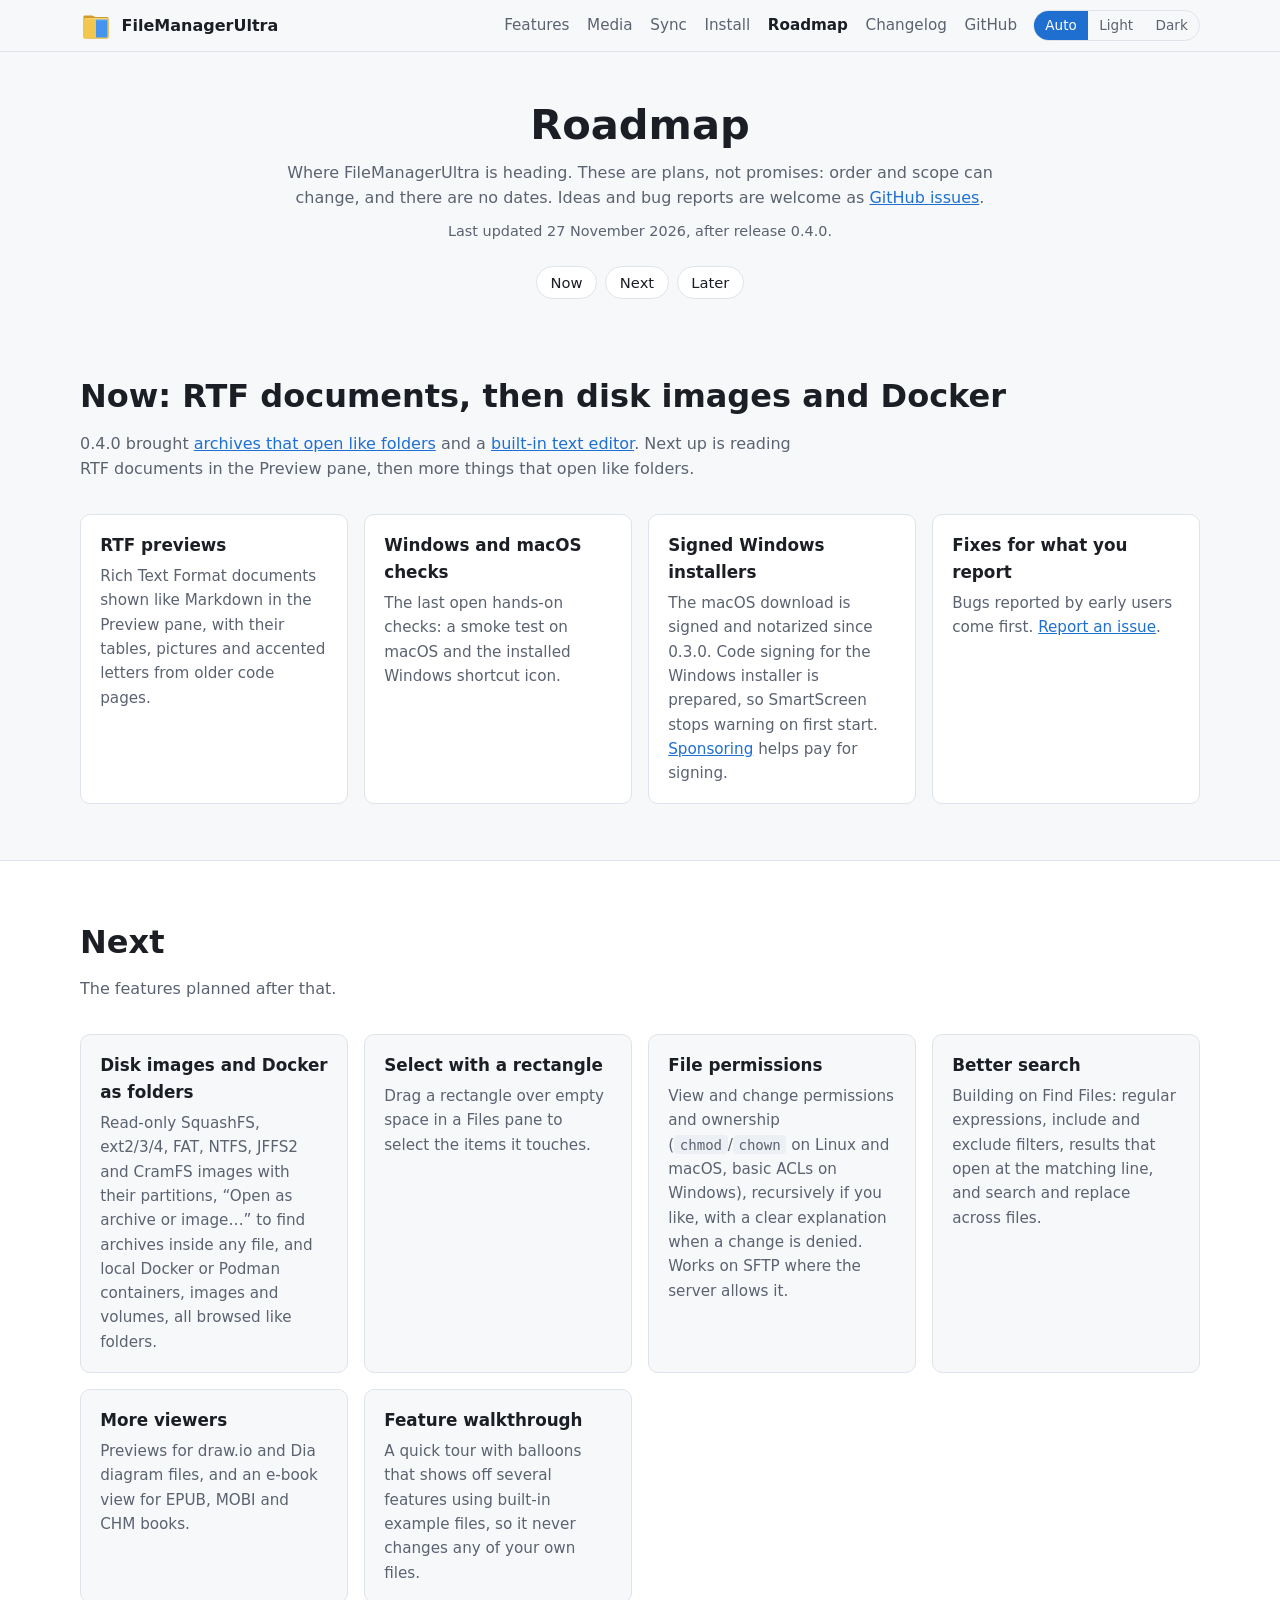
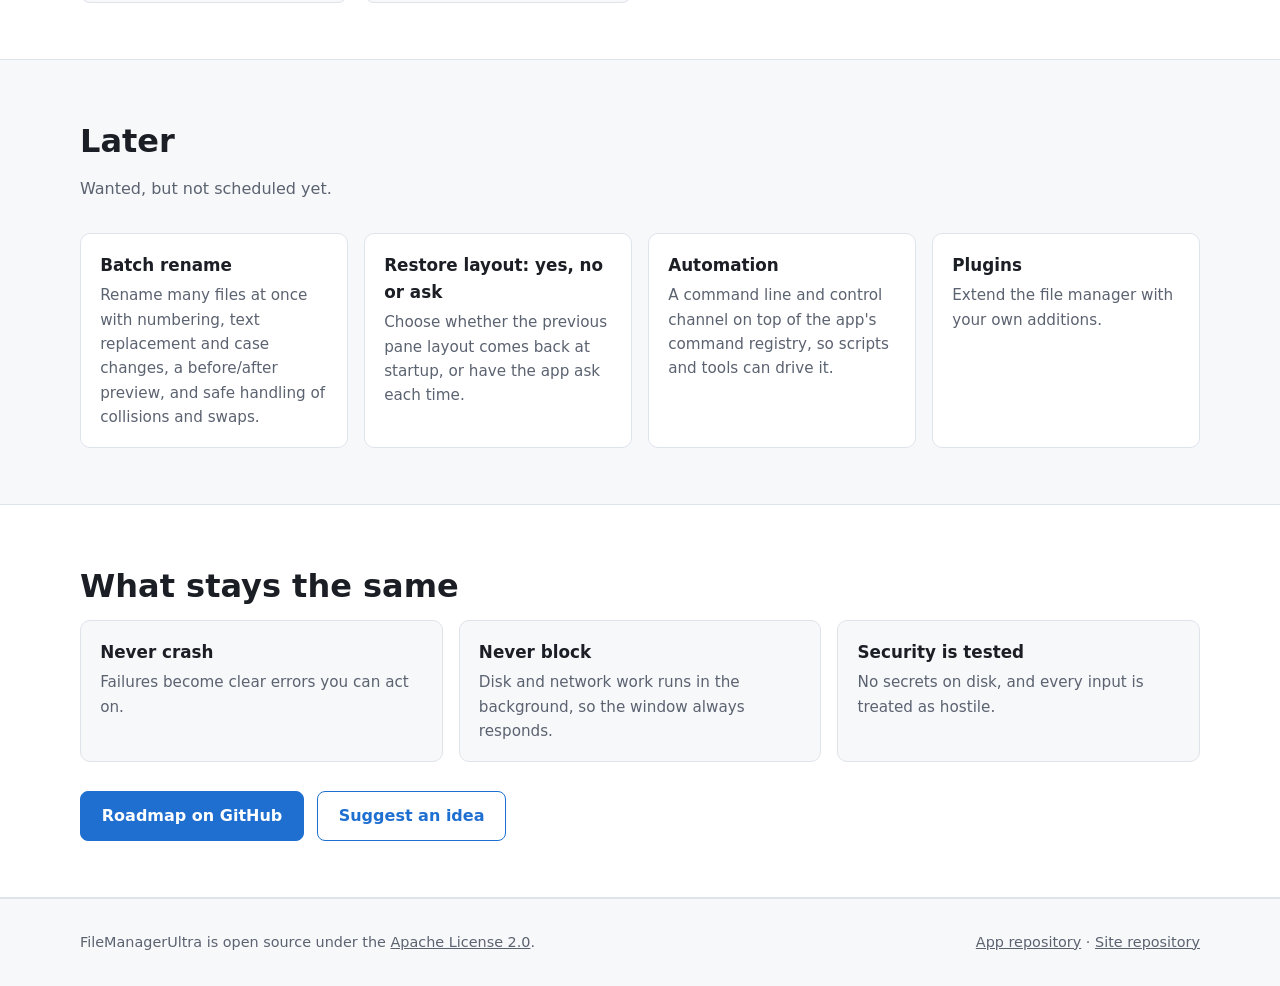
<file: roadmap.html>
<!doctype html>
<html lang="en">
<head>
  <meta charset="utf-8">
  <meta name="viewport" content="width=device-width, initial-scale=1">
  <title>Roadmap – FileManagerUltra</title>
  <meta name="description" content="Where FileManagerUltra is heading: what is coming in the next release, what is being worked on now, and what is planned next and later.">
  <link rel="canonical" href="https://filemanagerultra.com/roadmap.html">
  <meta name="color-scheme" content="light dark">
  <link rel="icon" type="image/png" href="assets/favicon.png">
  <link rel="stylesheet" href="assets/style.css">
  <script src="assets/theme.js" defer></script>
</head>
<body>
  <a class="skip" href="#main">Skip to content</a>

  <header class="site">
    <div class="wrap">
      <a class="brand" href="index.html"><img src="assets/logo.svg" alt="" width="32" height="32"><span>FileManagerUltra</span></a>
      <nav aria-label="Main">
        <a href="features.html">Features</a>
        <a href="features.html#media">Media</a>
        <a href="sync.html">Sync</a>
        <a href="install.html">Install</a>
        <a href="roadmap.html" aria-current="page">Roadmap</a>
        <a href="https://github.com/FileManagerUltra/FileManagerUltra/blob/main/CHANGELOG.md">Changelog</a>
        <a href="https://github.com/FileManagerUltra/FileManagerUltra">GitHub</a>
      </nav>
      <div class="theme-toggle" role="group" aria-label="Theme">
        <button type="button" data-mode="auto" aria-pressed="true">Auto</button>
        <button type="button" data-mode="light" aria-pressed="false">Light</button>
        <button type="button" data-mode="dark" aria-pressed="false">Dark</button>
      </div>
    </div>
  </header>

  <main id="main">
    <section class="page-head">
      <div class="wrap">
        <h1>Roadmap</h1>
        <p class="sub">Where FileManagerUltra is heading. These are plans, not promises: order and scope can change, and there are no dates. Ideas and bug reports are welcome as <a href="https://github.com/FileManagerUltra/FileManagerUltra/issues">GitHub issues</a>.</p>
        <p class="updated">Last updated <time datetime="2026-11-27">27 November 2026</time>, after release 0.4.0.</p>
        <nav class="subnav" aria-label="On this page">
          <a href="#now">Now</a>
          <a href="#next">Next</a>
          <a href="#later">Later</a>
        </nav>
      </div>
    </section>


    <section id="now">
      <div class="wrap">
        <h2>Now: RTF documents, then disk images and Docker</h2>
        <p class="sub">0.4.0 brought <a href="features.html#archives">archives that open like folders</a> and a <a href="features.html#editor">built-in text editor</a>. Next up is reading RTF documents in the Preview pane, then more things that open like folders.</p>
        <div class="grid">
          <div class="card"><h3>RTF previews</h3><p>Rich Text Format documents shown like Markdown in the Preview pane, with their tables, pictures and accented letters from older code pages.</p></div>
          <div class="card"><h3>Windows and macOS checks</h3><p>The last open hands-on checks: a smoke test on macOS and the installed Windows shortcut icon.</p></div>
          <div class="card"><h3>Signed Windows installers</h3><p>The macOS download is signed and notarized since 0.3.0. Code signing for the Windows installer is prepared, so SmartScreen stops warning on first start. <a href="https://github.com/sponsors/FileManagerUltra">Sponsoring</a> helps pay for signing.</p></div>
          <div class="card"><h3>Fixes for what you report</h3><p>Bugs reported by early users come first. <a href="https://github.com/FileManagerUltra/FileManagerUltra/issues">Report an issue</a>.</p></div>
        </div>
      </div>
    </section>

    <section id="next" class="alt">
      <div class="wrap">
        <h2>Next</h2>
        <p class="sub">The features planned after that.</p>
        <div class="grid">
          <div class="card"><h3>Disk images and Docker as folders</h3><p>Read-only SquashFS, ext2/3/4, FAT, NTFS, JFFS2 and CramFS images with their partitions, &ldquo;Open as archive or image&hellip;&rdquo; to find archives inside any file, and local Docker or Podman containers, images and volumes, all browsed like folders.</p></div>
          <div class="card"><h3>Select with a rectangle</h3><p>Drag a rectangle over empty space in a Files pane to select the items it touches.</p></div>
          <div class="card"><h3>File permissions</h3><p>View and change permissions and ownership (<code>chmod</code>/<code>chown</code> on Linux and macOS, basic ACLs on Windows), recursively if you like, with a clear explanation when a change is denied. Works on SFTP where the server allows it.</p></div>
          <div class="card"><h3>Better search</h3><p>Building on Find Files: regular expressions, include and exclude filters, results that open at the matching line, and search and replace across files.</p></div>
          <div class="card"><h3>More viewers</h3><p>Previews for draw.io and Dia diagram files, and an e-book view for EPUB, MOBI and CHM books.</p></div>
          <div class="card"><h3>Feature walkthrough</h3><p>A quick tour with balloons that shows off several features using built-in example files, so it never changes any of your own files.</p></div>
        </div>
      </div>
    </section>

    <section id="later">
      <div class="wrap">
        <h2>Later</h2>
        <p class="sub">Wanted, but not scheduled yet.</p>
        <div class="grid">
          <div class="card"><h3>Batch rename</h3><p>Rename many files at once with numbering, text replacement and case changes, a before/after preview, and safe handling of collisions and swaps.</p></div>
          <div class="card"><h3>Restore layout: yes, no or ask</h3><p>Choose whether the previous pane layout comes back at startup, or have the app ask each time.</p></div>
          <div class="card"><h3>Automation</h3><p>A command line and control channel on top of the app's command registry, so scripts and tools can drive it.</p></div>
          <div class="card"><h3>Plugins</h3><p>Extend the file manager with your own additions.</p></div>
        </div>
      </div>
    </section>

    <section id="principles" class="alt">
      <div class="wrap">
        <h2>What stays the same</h2>
        <div class="grid">
          <div class="card"><h3>Never crash</h3><p>Failures become clear errors you can act on.</p></div>
          <div class="card"><h3>Never block</h3><p>Disk and network work runs in the background, so the window always responds.</p></div>
          <div class="card"><h3>Security is tested</h3><p>No secrets on disk, and every input is treated as hostile.</p></div>
        </div>
        <div class="cta more" style="justify-content:flex-start">
          <a class="btn" href="https://github.com/FileManagerUltra/FileManagerUltra/blob/main/ROADMAP.md">Roadmap on GitHub</a>
          <a class="btn secondary" href="https://github.com/FileManagerUltra/FileManagerUltra/issues">Suggest an idea</a>
        </div>
      </div>
    </section>
  </main>

  <footer>
    <div class="wrap">
      <span>FileManagerUltra is open source under the <a href="https://github.com/FileManagerUltra/FileManagerUltra/blob/main/LICENSE">Apache License 2.0</a>.</span>
      <span><a href="https://github.com/FileManagerUltra/FileManagerUltra">App repository</a> · <a href="https://github.com/FileManagerUltra/FileManagerUltraSite">Site repository</a></span>
    </div>
  </footer>
</body>
</html>
</file>
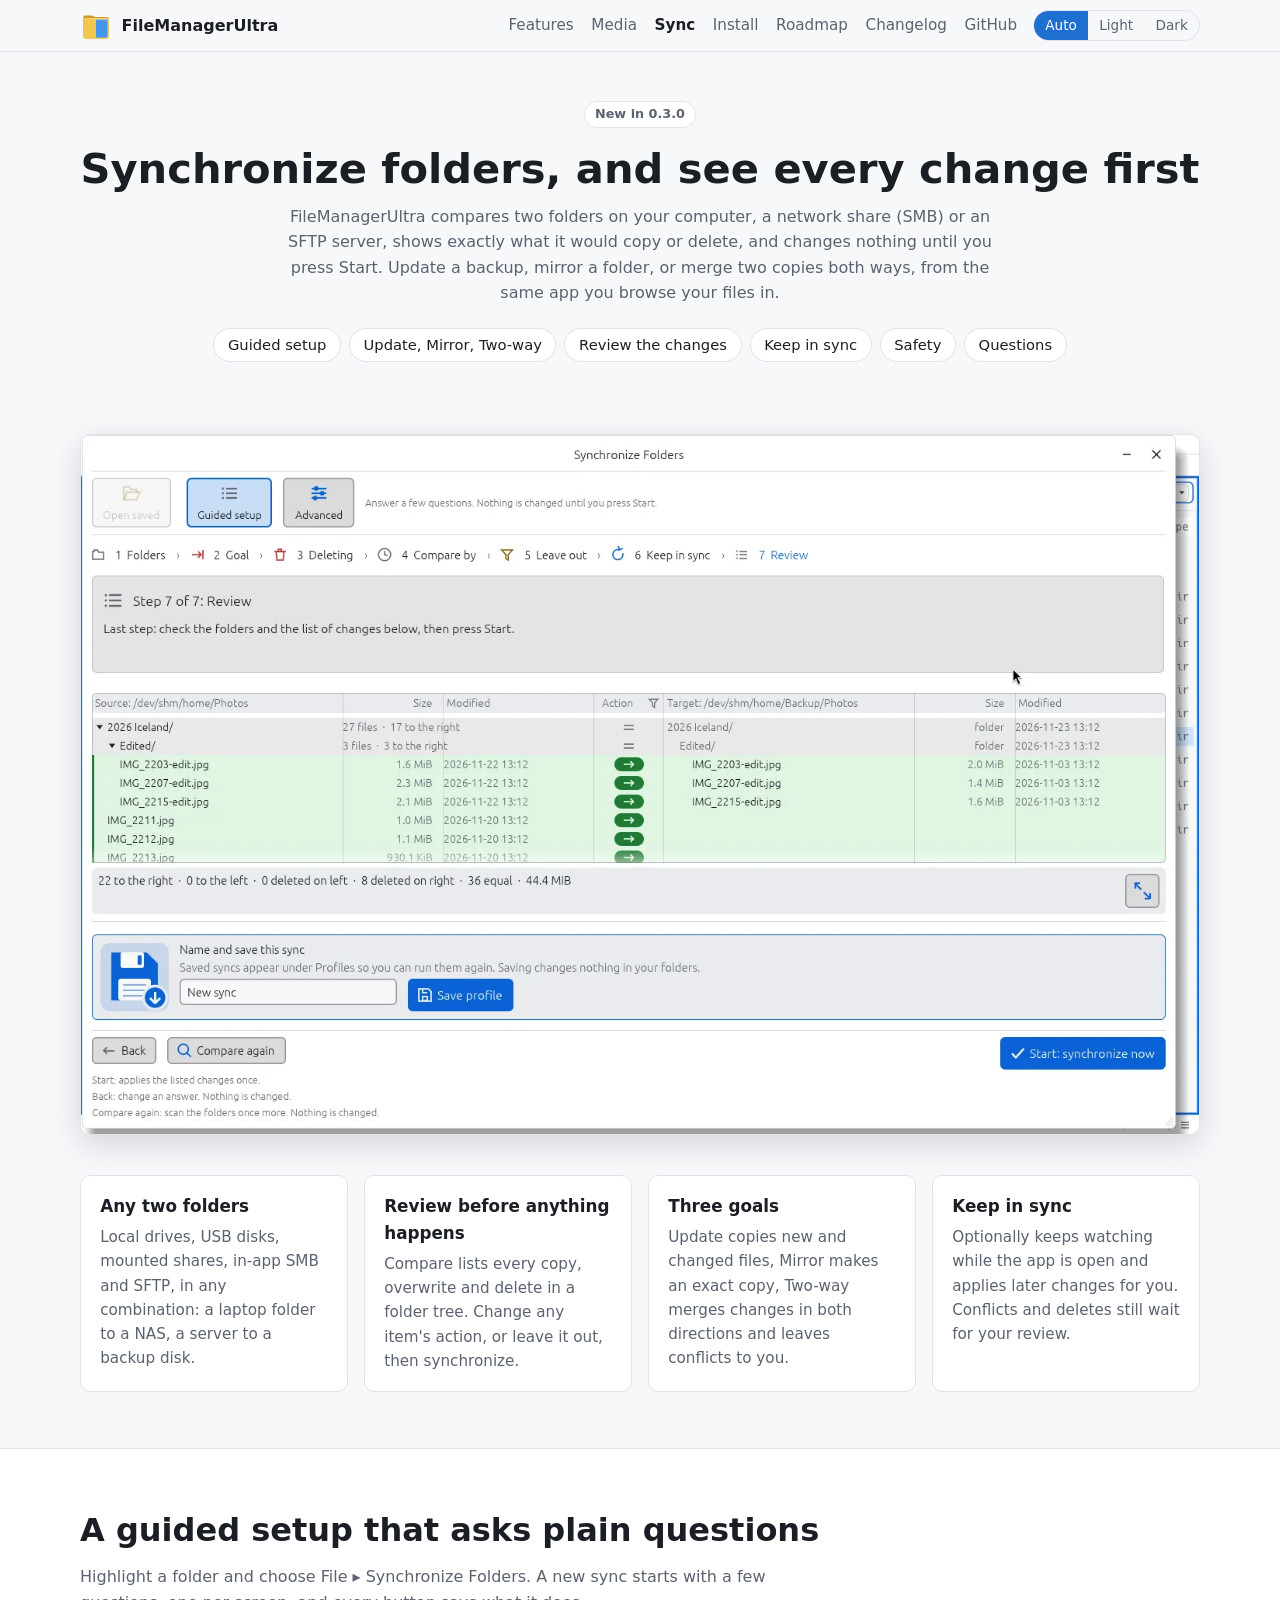
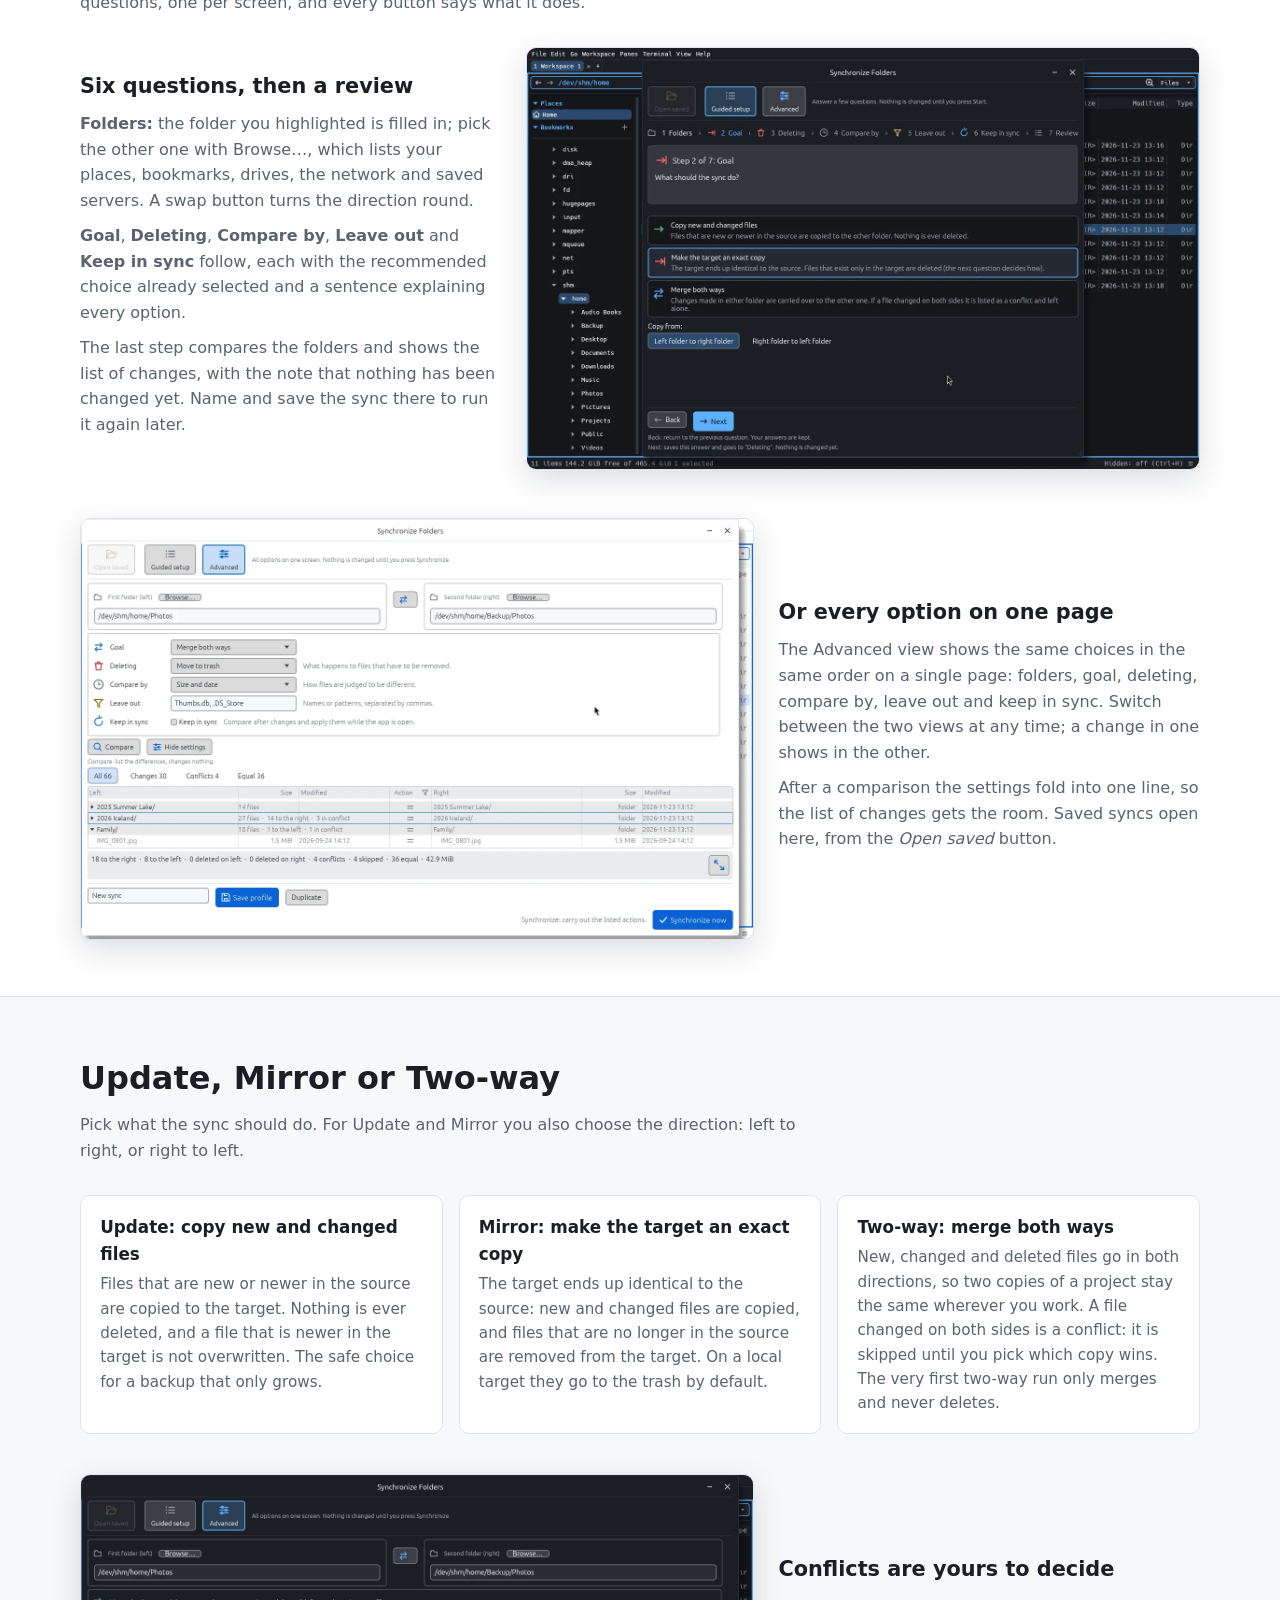
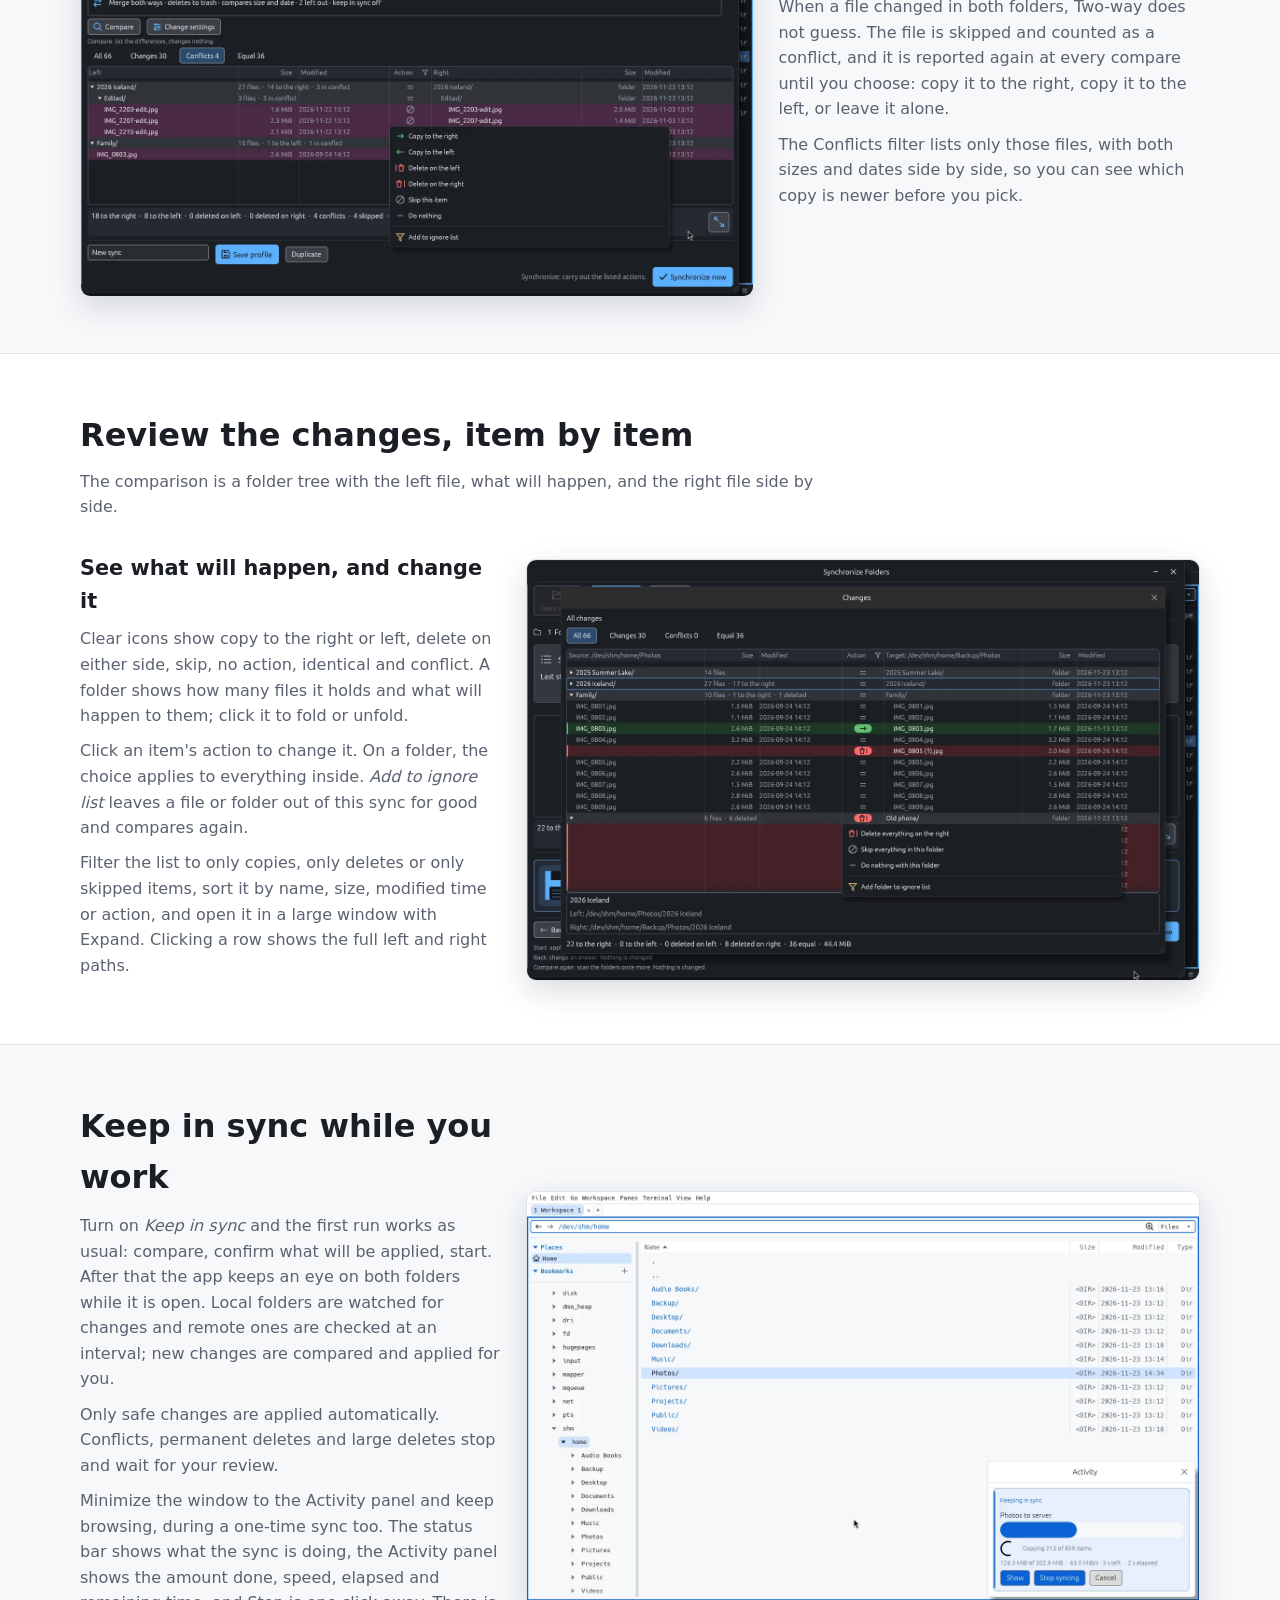
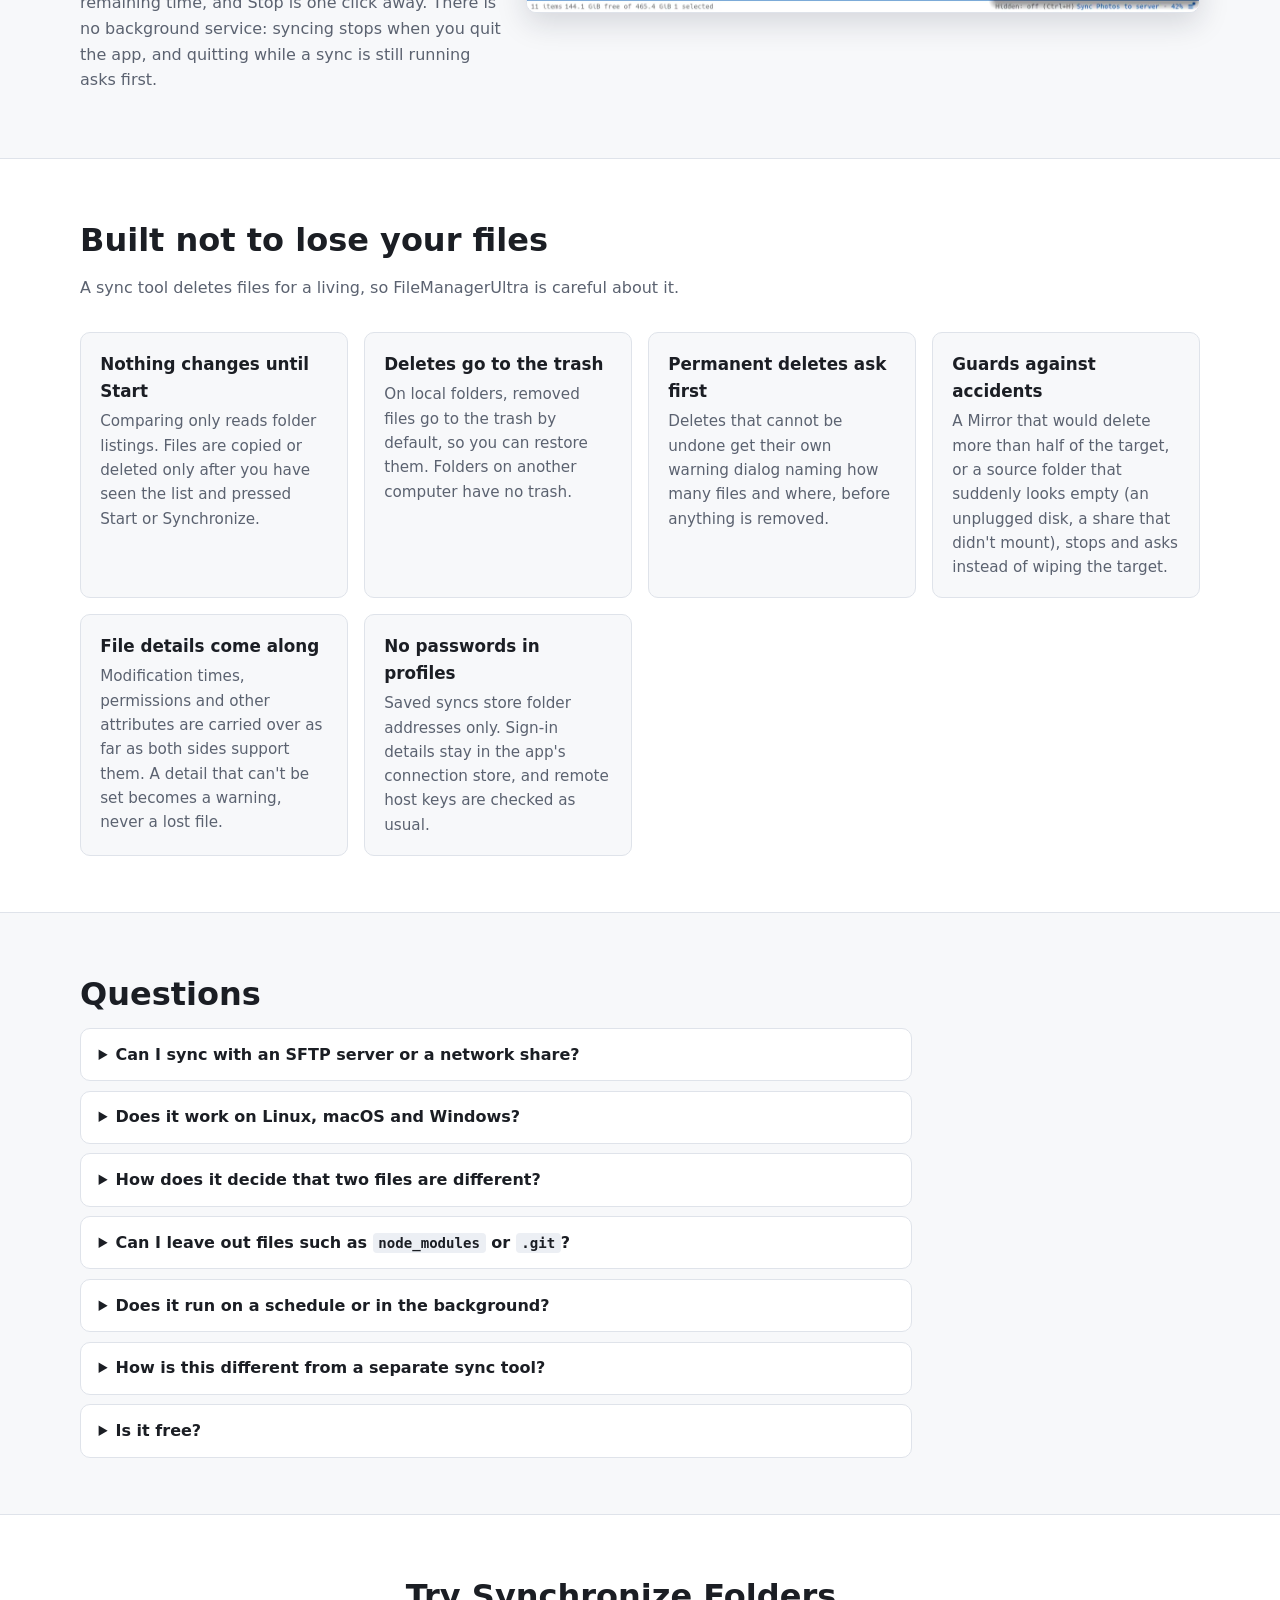
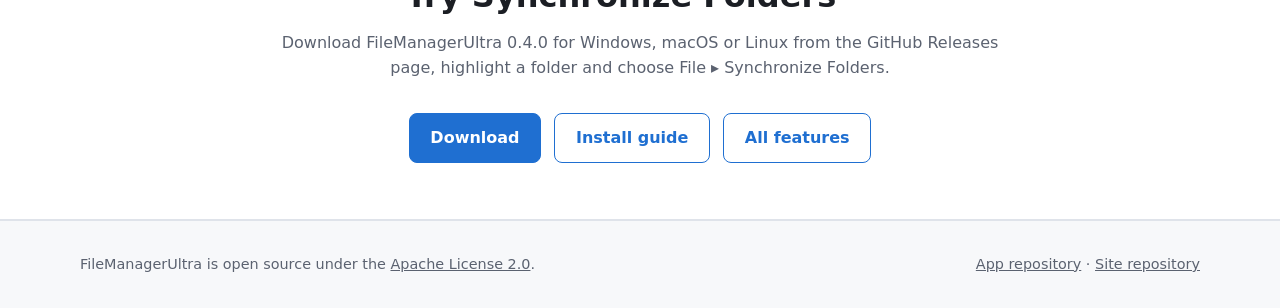
<file: sync.html>
<!doctype html>
<html lang="en">
<head>
  <meta charset="utf-8">
  <meta name="viewport" content="width=device-width, initial-scale=1">
  <title>Folder sync for Linux, macOS and Windows – FileManagerUltra</title>
  <meta name="description" content="Compare and synchronize folders on local drives, network shares (SMB) and SFTP servers. Review every change first, then update, mirror or two-way sync. Free and open source.">
  <link rel="canonical" href="https://filemanagerultra.com/sync.html">
  <meta property="og:type" content="website">
  <meta property="og:site_name" content="FileManagerUltra">
  <meta property="og:title" content="Folder sync for Linux, macOS and Windows">
  <meta property="og:description" content="Compare two folders, review what will be copied or deleted, then synchronize: Update, Mirror or Two-way, across local drives, SMB shares and SFTP servers.">
  <meta property="og:url" content="https://filemanagerultra.com/sync.html">
  <meta property="og:image" content="https://filemanagerultra.com/assets/screens/sync-review-dark.webp">
  <meta name="twitter:card" content="summary_large_image">
  <meta name="color-scheme" content="light dark">
  <link rel="icon" type="image/png" href="assets/favicon.png">
  <link rel="stylesheet" href="assets/style.css">
  <script src="assets/theme.js" defer></script>
  <script src="assets/lightbox.js" defer></script>
</head>
<body>
  <a class="skip" href="#main">Skip to content</a>

  <header class="site">
    <div class="wrap">
      <a class="brand" href="index.html"><img src="assets/logo.svg" alt="" width="32" height="32"><span>FileManagerUltra</span></a>
      <nav aria-label="Main">
        <a href="features.html">Features</a>
        <a href="features.html#media">Media</a>
        <a href="sync.html" aria-current="page">Sync</a>
        <a href="install.html">Install</a>
        <a href="roadmap.html">Roadmap</a>
        <a href="https://github.com/FileManagerUltra/FileManagerUltra/blob/main/CHANGELOG.md">Changelog</a>
        <a href="https://github.com/FileManagerUltra/FileManagerUltra">GitHub</a>
      </nav>
      <div class="theme-toggle" role="group" aria-label="Theme">
        <button type="button" data-mode="auto" aria-pressed="true">Auto</button>
        <button type="button" data-mode="light" aria-pressed="false">Light</button>
        <button type="button" data-mode="dark" aria-pressed="false">Dark</button>
      </div>
    </div>
  </header>

  <main id="main">
    <section class="page-head">
      <div class="wrap">
        <span class="badge">New in 0.3.0</span>
        <h1>Synchronize folders, and see every change first</h1>
        <p class="sub">FileManagerUltra compares two folders on your computer, a network share (SMB) or an SFTP server, shows exactly what it would copy or delete, and changes nothing until you press Start. Update a backup, mirror a folder, or merge two copies both ways, from the same app you browse your files in.</p>
        <nav class="subnav" aria-label="On this page">
          <a href="#guided">Guided setup</a>
          <a href="#modes">Update, Mirror, Two-way</a>
          <a href="#review">Review the changes</a>
          <a href="#keep">Keep in sync</a>
          <a href="#safety">Safety</a>
          <a href="#faq">Questions</a>
        </nav>
      </div>
    </section>

    <section id="overview">
      <div class="wrap">
        <figure class="shot">
          <picture>
            <source srcset="assets/screens/sync-review-dark.webp" media="(prefers-color-scheme: dark)">
            <img src="assets/screens/sync-review-light.webp" width="1440" height="900" alt="The guided sync setup on its last step, Review: a Photos folder on the left and Backup/Photos on the right, with the files that will be copied marked by green arrows and the summary: 22 to the right, 8 deleted on right, 36 equal, 44.4 MiB. Below it, Name and save this sync and the button Start: synchronize now.">
          </picture>
        </figure>
        <div class="grid spaced">
          <div class="card"><h3>Any two folders</h3><p>Local drives, USB disks, mounted shares, in-app SMB and SFTP, in any combination: a laptop folder to a NAS, a server to a backup disk.</p></div>
          <div class="card"><h3>Review before anything happens</h3><p>Compare lists every copy, overwrite and delete in a folder tree. Change any item's action, or leave it out, then synchronize.</p></div>
          <div class="card"><h3>Three goals</h3><p>Update copies new and changed files, Mirror makes an exact copy, Two-way merges changes in both directions and leaves conflicts to you.</p></div>
          <div class="card"><h3>Keep in sync</h3><p>Optionally keeps watching while the app is open and applies later changes for you. Conflicts and deletes still wait for your review.</p></div>
        </div>
      </div>
    </section>

    <section id="guided" class="alt">
      <div class="wrap">
        <h2><a class="self" href="#guided">A guided setup that asks plain questions</a></h2>
        <p class="sub">Highlight a folder and choose File ▸ Synchronize Folders. A new sync starts with a few questions, one per screen, and every button says what it does.</p>
        <div class="showcase">
          <div class="feature" id="questions">
            <div class="text">
              <h3><a class="self" href="#questions">Six questions, then a review</a></h3>
              <p><strong>Folders:</strong> the folder you highlighted is filled in; pick the other one with Browse…, which lists your places, bookmarks, drives, the network and saved servers. A swap button turns the direction round.</p>
              <p><strong>Goal</strong>, <strong>Deleting</strong>, <strong>Compare by</strong>, <strong>Leave out</strong> and <strong>Keep in sync</strong> follow, each with the recommended choice already selected and a sentence explaining every option.</p>
              <p>The last step compares the folders and shows the list of changes, with the note that nothing has been changed yet. Name and save the sync there to run it again later.</p>
            </div>
            <figure class="shot">
              <picture>
                <source srcset="assets/screens/sync-goal-light.webp" media="(prefers-color-scheme: dark)">
                <img src="assets/screens/sync-goal-dark.webp" width="1440" height="900" loading="lazy" alt="The Synchronize Folders window on step 2 of 7, Goal: What should the sync do? Three choices, Copy new and changed files, Make the target an exact copy (selected) and Merge both ways, each with a one-line explanation, and Copy from: Left folder to right folder.">
              </picture>
            </figure>
          </div>
          <div class="feature" id="advanced">
            <div class="text">
              <h3><a class="self" href="#advanced">Or every option on one page</a></h3>
              <p>The Advanced view shows the same choices in the same order on a single page: folders, goal, deleting, compare by, leave out and keep in sync. Switch between the two views at any time; a change in one shows in the other.</p>
              <p>After a comparison the settings fold into one line, so the list of changes gets the room. Saved syncs open here, from the <em>Open saved</em> button.</p>
            </div>
            <figure class="shot">
              <picture>
                <source srcset="assets/screens/sync-advanced-dark.webp" media="(prefers-color-scheme: dark)">
                <img src="assets/screens/sync-advanced-light.webp" width="1440" height="900" loading="lazy" alt="The Advanced sync view on one page: left and right folders with Browse buttons and a swap button, then Goal set to Merge both ways, Deleting set to Move to trash, Compare by Size and date, Leave out Thumbs.db and .DS_Store, and a Keep in sync checkbox, above the comparison list and its summary: 18 to the right, 8 to the left, 4 conflicts.">
              </picture>
            </figure>
          </div>
        </div>
      </div>
    </section>

    <section id="modes">
      <div class="wrap">
        <h2><a class="self" href="#modes">Update, Mirror or Two-way</a></h2>
        <p class="sub">Pick what the sync should do. For Update and Mirror you also choose the direction: left to right, or right to left.</p>
        <div class="grid">
          <div class="card" id="update"><h3><a class="self" href="#update">Update: copy new and changed files</a></h3><p>Files that are new or newer in the source are copied to the target. Nothing is ever deleted, and a file that is newer in the target is not overwritten. The safe choice for a backup that only grows.</p></div>
          <div class="card" id="mirror"><h3><a class="self" href="#mirror">Mirror: make the target an exact copy</a></h3><p>The target ends up identical to the source: new and changed files are copied, and files that are no longer in the source are removed from the target. On a local target they go to the trash by default.</p></div>
          <div class="card" id="two-way"><h3><a class="self" href="#two-way">Two-way: merge both ways</a></h3><p>New, changed and deleted files go in both directions, so two copies of a project stay the same wherever you work. A file changed on both sides is a conflict: it is skipped until you pick which copy wins. The very first two-way run only merges and never deletes.</p></div>
        </div>
        <div class="feature spaced" id="conflicts">
          <div class="text">
            <h3><a class="self" href="#conflicts">Conflicts are yours to decide</a></h3>
            <p>When a file changed in both folders, Two-way does not guess. The file is skipped and counted as a conflict, and it is reported again at every compare until you choose: copy it to the right, copy it to the left, or leave it alone.</p>
            <p>The Conflicts filter lists only those files, with both sizes and dates side by side, so you can see which copy is newer before you pick.</p>
          </div>
          <figure class="shot">
            <picture>
              <source srcset="assets/screens/sync-conflict-light.webp" media="(prefers-color-scheme: dark)">
              <img src="assets/screens/sync-conflict-dark.webp" width="1440" height="900" loading="lazy" alt="A two-way comparison filtered to its 4 conflicts: photos edited on both sides, marked as skipped. The action menu of one conflict is open with Copy to the right, Copy to the left, Delete on the left, Delete on the right, Skip this item, Do nothing and Add to ignore list.">
            </picture>
          </figure>
        </div>
      </div>
    </section>

    <section id="review" class="alt">
      <div class="wrap">
        <h2><a class="self" href="#review">Review the changes, item by item</a></h2>
        <p class="sub">The comparison is a folder tree with the left file, what will happen, and the right file side by side.</p>
        <div class="showcase">
          <div class="feature">
            <div class="text">
              <h3>See what will happen, and change it</h3>
              <p>Clear icons show copy to the right or left, delete on either side, skip, no action, identical and conflict. A folder shows how many files it holds and what will happen to them; click it to fold or unfold.</p>
              <p>Click an item's action to change it. On a folder, the choice applies to everything inside. <em>Add to ignore list</em> leaves a file or folder out of this sync for good and compares again.</p>
              <p>Filter the list to only copies, only deletes or only skipped items, sort it by name, size, modified time or action, and open it in a large window with Expand. Clicking a row shows the full left and right paths.</p>
            </div>
            <figure class="shot">
              <picture>
                <source srcset="assets/screens/sync-tree-light.webp" media="(prefers-color-scheme: dark)">
                <img src="assets/screens/sync-tree-dark.webp" width="1440" height="900" loading="lazy" alt="The large Changes window listing every item as a folder tree. The Family folder shows one photo to copy and one duplicate to delete on the right; the Old phone folder, only in the backup, is marked for deletion, and its action menu is open with Delete everything on the right, Skip everything in this folder, Do nothing with this folder and Add folder to ignore list.">
              </picture>
            </figure>
          </div>
        </div>
      </div>
    </section>

    <section id="keep">
      <div class="wrap">
        <div class="feature">
          <div class="text">
            <h2><a class="self" href="#keep">Keep in sync while you work</a></h2>
            <p>Turn on <em>Keep in sync</em> and the first run works as usual: compare, confirm what will be applied, start. After that the app keeps an eye on both folders while it is open. Local folders are watched for changes and remote ones are checked at an interval; new changes are compared and applied for you.</p>
            <p>Only safe changes are applied automatically. Conflicts, permanent deletes and large deletes stop and wait for your review.</p>
            <p>Minimize the window to the Activity panel and keep browsing, during a one-time sync too. The status bar shows what the sync is doing, the Activity panel shows the amount done, speed, elapsed and remaining time, and Stop is one click away. There is no background service: syncing stops when you quit the app, and quitting while a sync is still running asks first.</p>
          </div>
          <figure class="shot">
            <picture>
              <source srcset="assets/screens/sync-activity-dark.webp" media="(prefers-color-scheme: dark)">
              <img src="assets/screens/sync-activity-light.webp" width="1440" height="900" loading="lazy" alt="A Files pane with the sync window minimized. The Activity panel shows Photos to server under Keeping in sync, partway through copying 859 items to an SFTP server, with a progress bar, the amount copied, speed, time left and elapsed, and Show, Stop syncing and Cancel buttons; the status bar shows the sync's name and percentage.">
            </picture>
          </figure>
        </div>
      </div>
    </section>

    <section id="safety" class="alt">
      <div class="wrap">
        <h2><a class="self" href="#safety">Built not to lose your files</a></h2>
        <p class="sub">A sync tool deletes files for a living, so FileManagerUltra is careful about it.</p>
        <div class="grid">
          <div class="card"><h3>Nothing changes until Start</h3><p>Comparing only reads folder listings. Files are copied or deleted only after you have seen the list and pressed Start or Synchronize.</p></div>
          <div class="card"><h3>Deletes go to the trash</h3><p>On local folders, removed files go to the trash by default, so you can restore them. Folders on another computer have no trash.</p></div>
          <div class="card"><h3>Permanent deletes ask first</h3><p>Deletes that cannot be undone get their own warning dialog naming how many files and where, before anything is removed.</p></div>
          <div class="card"><h3>Guards against accidents</h3><p>A Mirror that would delete more than half of the target, or a source folder that suddenly looks empty (an unplugged disk, a share that didn't mount), stops and asks instead of wiping the target.</p></div>
          <div class="card"><h3>File details come along</h3><p>Modification times, permissions and other attributes are carried over as far as both sides support them. A detail that can't be set becomes a warning, never a lost file.</p></div>
          <div class="card"><h3>No passwords in profiles</h3><p>Saved syncs store folder addresses only. Sign-in details stay in the app's connection store, and remote host keys are checked as usual.</p></div>
        </div>
      </div>
    </section>

    <section id="faq">
      <div class="wrap">
        <h2><a class="self" href="#faq">Questions</a></h2>
        <div class="faq">
          <details>
            <summary>Can I sync with an SFTP server or a network share?</summary>
            <p>Yes. Either folder can be local, on an SMB network share or on an SFTP server, and Browse… lists your saved servers. A server that isn't connected yet asks you to sign in right from the chooser.</p>
          </details>
          <details>
            <summary>Does it work on Linux, macOS and Windows?</summary>
            <p>Yes, Synchronize Folders is part of FileManagerUltra on all three, and folders are shown the way your system writes them (<code>/home/you/Photos</code>, <code>C:\Users\you\Photos</code>, <code>\\nas\backup</code>).</p>
          </details>
          <details>
            <summary>How does it decide that two files are different?</summary>
            <p>By default by size and modification time, which reads no file content and is fast. Small time differences (up to two seconds, as on FAT-formatted USB sticks) count as equal. You can also have it compare the content when size matches but the date differs, or always compare content when dates can't be trusted.</p>
          </details>
          <details>
            <summary>Can I leave out files such as <code>node_modules</code> or <code>.git</code>?</summary>
            <p>Yes. The Leave out step takes names and patterns (<code>*.tmp</code>, <code>.git</code>, <code>node_modules</code>). Left-out files are not compared and never deleted by a mirror. You can also add any item to the ignore list from its action menu.</p>
          </details>
          <details>
            <summary>Does it run on a schedule or in the background?</summary>
            <p>No. A sync runs when you start it, and Keep in sync works while the app is open. There is no scheduler or background service.</p>
          </details>
          <details>
            <summary>How is this different from a separate sync tool?</summary>
            <p>It lives in the file manager you already use, with the same connections, bookmarks and paths, and you can review the plan in a folder tree before anything happens. Dedicated tools such as FreeFileSync or rsync offer more automation; FileManagerUltra aims at the everyday case of keeping two folders in step, safely.</p>
          </details>
          <details>
            <summary>Is it free?</summary>
            <p>Yes. FileManagerUltra is open source under the Apache License 2.0, with no paid tier. It is in beta, so report anything that surprises you.</p>
          </details>
        </div>
      </div>
    </section>

    <section id="get" class="alt">
      <div class="wrap center">
        <h2><a class="self" href="#get">Try Synchronize Folders</a></h2>
        <p class="sub">Download FileManagerUltra 0.4.0 for Windows, macOS or Linux from the GitHub Releases page, highlight a folder and choose File ▸ Synchronize Folders.</p>
        <div class="cta">
          <a class="btn" href="https://github.com/FileManagerUltra/FileManagerUltra/releases">Download</a>
          <a class="btn secondary" href="install.html">Install guide</a>
          <a class="btn secondary" href="features.html">All features</a>
        </div>
      </div>
    </section>
  </main>

  <footer>
    <div class="wrap">
      <span>FileManagerUltra is open source under the <a href="https://github.com/FileManagerUltra/FileManagerUltra/blob/main/LICENSE">Apache License 2.0</a>.</span>
      <span><a href="https://github.com/FileManagerUltra/FileManagerUltra">App repository</a> · <a href="https://github.com/FileManagerUltra/FileManagerUltraSite">Site repository</a></span>
    </div>
  </footer>
</body>
</html>
</file>
<file: assets/style.css>
:root {
  color-scheme: light dark;
  --bg: #f7f8fa;
  --bg-alt: #ffffff;
  --text: #1b1e24;
  --muted: #5b6270;
  --border: #dfe3ea;
  --accent: #1f6fd1;
  --accent-text: #ffffff;
  --code-bg: #eceff4;
  --warn-bg: #fff4dc;
  --warn-border: #b97800;
  --sponsor: #bf3989;
  --shadow: 0 10px 30px rgba(20, 30, 50, 0.15);
  --radius: 10px;
  --font: system-ui, -apple-system, "Segoe UI", Roboto, "Helvetica Neue", Arial, sans-serif;
  --mono: ui-monospace, "SF Mono", Menlo, Consolas, "DejaVu Sans Mono", monospace;
}

@media (prefers-color-scheme: dark) {
  :root:not([data-theme="light"]) { --bg: #14161a; --bg-alt: #1b1e24; --text: #e8eaee; --muted: #a0a7b4; --border: #2c313a; --accent: #4594ed; --accent-text: #0b1220; --code-bg: #242830; --warn-bg: #2d2513; --warn-border: #e0a030; --sponsor: #f778ba; --shadow: 0 10px 30px rgba(0, 0, 0, 0.5); }
}
:root[data-theme="dark"] { --bg: #14161a; --bg-alt: #1b1e24; --text: #e8eaee; --muted: #a0a7b4; --border: #2c313a; --accent: #4594ed; --accent-text: #0b1220; --code-bg: #242830; --warn-bg: #2d2513; --warn-border: #e0a030; --sponsor: #f778ba; --shadow: 0 10px 30px rgba(0, 0, 0, 0.5); }
:root[data-theme="light"] { color-scheme: light; }
:root[data-theme="dark"] { color-scheme: dark; }

* { box-sizing: border-box; }

html { scroll-behavior: smooth; }

@media (prefers-reduced-motion: reduce) {
  html { scroll-behavior: auto; }
  * { transition: none !important; animation: none !important; }
}

body {
  margin: 0;
  font-family: var(--font);
  line-height: 1.6;
  color: var(--text);
  background: var(--bg);
}

a { color: var(--accent); }
a:focus-visible, .btn:focus-visible { outline: 3px solid var(--accent); outline-offset: 2px; }

.skip {
  position: absolute;
  left: -999px;
  top: 0;
  background: var(--accent);
  color: var(--accent-text);
  padding: .5rem 1rem;
  z-index: 10;
}
.skip:focus { left: 0; }

.wrap { width: min(1120px, 100% - 2rem); margin-inline: auto; }

header.site {
  position: sticky;
  top: 0;
  z-index: 5;
  background: color-mix(in srgb, var(--bg) 90%, transparent);
  backdrop-filter: blur(8px);
  border-bottom: 1px solid var(--border);
}
header.site .wrap { display: flex; align-items: center; gap: 1rem; padding-block: .6rem; flex-wrap: wrap; }
.brand { display: flex; align-items: center; gap: .6rem; font-weight: 700; color: var(--text); text-decoration: none; }
.brand img { width: 32px; height: 32px; }
nav { margin-left: auto; display: flex; gap: 1.1rem; flex-wrap: wrap; }
nav a { color: var(--muted); text-decoration: none; font-size: .95rem; }
nav a:hover { color: var(--text); }

.hero { padding: 4rem 0 2rem; text-align: center; }
.hero h1 { font-size: clamp(2rem, 5vw, 3.4rem); line-height: 1.15; margin: 0 0 1rem; }
.hero p.lead { font-size: clamp(1.05rem, 2.2vw, 1.3rem); color: var(--muted); max-width: 46rem; margin: 0 auto 1.6rem; }
.badge {
  display: inline-block;
  font-size: .8rem;
  font-weight: 600;
  padding: .15rem .6rem;
  border: 1px solid var(--border);
  border-radius: 999px;
  color: var(--muted);
  background: var(--bg-alt);
  margin-bottom: 1rem;
}
a.badge.new { color: var(--accent); border-color: var(--accent); text-decoration: none; margin-left: .4rem; }
a.badge.new:hover { background: var(--accent); color: var(--accent-text); }
.cta { display: flex; gap: .8rem; justify-content: center; flex-wrap: wrap; }
.btn {
  display: inline-block;
  padding: .7rem 1.3rem;
  border-radius: 8px;
  font-weight: 600;
  text-decoration: none;
  border: 1px solid var(--accent);
  background: var(--accent);
  color: var(--accent-text);
}
.btn.secondary { background: transparent; color: var(--accent); }
.btn:hover { filter: brightness(1.08); }

.shot {
  margin: 0;
  border-radius: var(--radius);
  overflow: hidden;
  border: 1px solid var(--border);
  box-shadow: var(--shadow);
  background: var(--bg-alt);
}
.shot img { display: block; width: 100%; height: auto; }
.shot figcaption { padding: .7rem 1rem; font-size: .9rem; color: var(--muted); border-top: 1px solid var(--border); }
.hero .shot { margin-top: 3rem; text-align: left; }

section { padding: 3.5rem 0; }
section.alt { background: var(--bg-alt); border-block: 1px solid var(--border); }
h2 { font-size: clamp(1.5rem, 3vw, 2rem); margin: 0 0 .5rem; }
.sub { color: var(--muted); margin: 0 0 2rem; max-width: 46rem; }

.grid { display: grid; gap: 1rem; grid-template-columns: repeat(auto-fit, minmax(260px, 1fr)); }
.card { border: 1px solid var(--border); border-radius: var(--radius); padding: 1.1rem 1.2rem; background: var(--bg-alt); }
section.alt .card { background: var(--bg); }
.card h3 { margin: 0 0 .3rem; font-size: 1.05rem; }
.card p { margin: 0; color: var(--muted); font-size: .95rem; }

.showcase { display: grid; gap: 3rem; }
.more-cards { margin-top: 3rem; }
.feature { display: grid; gap: 1.5rem; align-items: center; grid-template-columns: 1fr 1.6fr; }
.feature:nth-child(even) { grid-template-columns: 1.6fr 1fr; }
.feature:nth-child(even) .text { order: 2; }
.feature h3 { margin: 0 0 .5rem; font-size: 1.3rem; }
.feature p { color: var(--muted); margin: 0 0 .6rem; }
@media (max-width: 820px) {
  .feature, .feature:nth-child(even) { grid-template-columns: 1fr; }
  .feature:nth-child(even) .text { order: 0; }
}

.platforms { display: grid; gap: 1rem; grid-template-columns: repeat(auto-fit, minmax(300px, 1fr)); }
pre, code { font-family: var(--mono); font-size: .88rem; }
code { background: var(--code-bg); padding: .1rem .35rem; border-radius: 4px; }
pre { background: var(--code-bg); padding: .8rem 1rem; border-radius: 8px; overflow-x: auto; margin: .6rem 0; }
pre code { background: none; padding: 0; }
.card ol, .card ul { margin: .4rem 0 0; padding-left: 1.2rem; color: var(--muted); font-size: .95rem; }

.note { border-left: 4px solid var(--accent); padding: .6rem 1rem; background: var(--bg-alt); border-radius: 0 8px 8px 0; margin-top: 1.5rem; color: var(--muted); }

footer { border-top: 1px solid var(--border); padding: 2rem 0; color: var(--muted); font-size: .9rem; }
footer .wrap { display: flex; gap: 1rem 2rem; flex-wrap: wrap; justify-content: space-between; }
footer a { color: var(--muted); }

.theme-toggle { display: inline-flex; border: 1px solid var(--border); border-radius: 999px; overflow: hidden; }
.theme-toggle button { font: inherit; font-size: .85rem; padding: .25rem .7rem; border: 0; background: transparent; color: var(--muted); cursor: pointer; }
.theme-toggle button[aria-pressed="true"] { background: var(--accent); color: var(--accent-text); }
.theme-toggle button:focus-visible { outline: 3px solid var(--accent); outline-offset: -3px; }
.video-wrap { max-width: 1000px; margin-inline: auto; }
.video-wrap video { width: 100%; height: auto; border-radius: var(--radius); box-shadow: var(--shadow); background: #000; }
.pair { display: grid; grid-template-columns: repeat(2, 1fr); gap: 1.25rem; margin-top: 1.5rem; }
.pair figure { margin: 0; }
.pair figcaption { font-size: .9rem; color: var(--muted); margin-top: .4rem; }
.pair img { width: 100%; height: auto; border-radius: var(--radius); box-shadow: var(--shadow); }
@media (max-width: 700px) { .pair { grid-template-columns: 1fr; } }

.zoomable { cursor: zoom-in; }
.lightbox { border: 0; padding: 0; background: transparent; max-width: 96vw; max-height: 96vh; }
.lightbox::backdrop { background: rgba(0, 0, 0, .85); }
.lightbox img { display: block; max-width: 96vw; max-height: 96vh; width: auto; height: auto; border-radius: 8px; cursor: zoom-out; }
.lightbox-close { position: fixed; top: 12px; right: 16px; font-size: 2rem; line-height: 1; color: #fff; background: rgba(0, 0, 0, .5); border: 0; border-radius: 50%; width: 2.5rem; height: 2.5rem; cursor: pointer; }

.pair.trio { grid-template-columns: repeat(3, 1fr); }
@media (max-width: 700px) { .pair.trio { grid-template-columns: 1fr; } }

/* Multi-page: current page in the header, page headings, in-page sub-navigation */
nav a[aria-current="page"] { color: var(--text); font-weight: 600; }
section[id] { scroll-margin-top: 4.5rem; }
.page-head { padding: 3rem 0 1rem; text-align: center; }
.page-head h1, #install h1 { font-size: clamp(1.8rem, 4vw, 2.6rem); line-height: 1.2; margin: 0 0 .6rem; }
.page-head .sub { margin-inline: auto; margin-bottom: 1.4rem; }
.subnav { margin: 0; display: flex; flex-wrap: wrap; gap: .5rem; justify-content: center; }
.subnav a { border: 1px solid var(--border); border-radius: 999px; padding: .25rem .85rem; color: var(--text); background: var(--bg-alt); font-size: .92rem; }
.subnav a:hover { border-color: var(--accent); }
.tag {
  display: inline-block;
  font-size: .72rem;
  font-weight: 600;
  line-height: 1.5;
  padding: 0 .5rem;
  border-radius: 999px;
  border: 1px solid var(--accent);
  color: var(--accent);
  vertical-align: middle;
  margin-left: .35rem;
  white-space: nowrap;
}
h2 .tag { font-size: .8rem; }
.eyebrow { margin: 0 0 .3rem; font-weight: 600; color: var(--text); }
.eyebrow .tag { margin-left: .25rem; }
.feature .text h2 { margin-bottom: .6rem; }
.cta.more { margin-top: 1.8rem; }
.center { text-align: center; }
.center .sub { margin-inline: auto; }
@media (max-width: 600px) {
  header.site { position: static; }
  header.site .wrap { gap: .5rem 1rem; }
  nav { margin-left: 0; gap: .5rem .85rem; width: 100%; }
  nav a { font-size: .9rem; }
  section[id] { scroll-margin-top: 1rem; }
}

/* Prominent notice (install page: unsigned installers) */
.notice { border: 1px solid var(--warn-border); border-left-width: 6px; background: var(--warn-bg); border-radius: var(--radius); padding: 1rem 1.25rem; margin: 0 0 2rem; max-width: 52rem; }
.notice h2 { font-size: 1.15rem; margin: 0 0 .4rem; }
.notice h2::before { content: "\26A0\FE0E"; color: var(--warn-border); margin-right: .45rem; }
.notice p { margin: 0 0 .5rem; }
.notice p:last-child { margin-bottom: 0; }

/* Sponsor button (landing page) */
.btn.sponsor { display: inline-flex; align-items: center; gap: .45rem; }
.btn.sponsor .heart { color: var(--sponsor); flex: none; }

/* Roadmap page: last-updated line under the page heading */
.page-head .updated { margin: -.8rem 0 1.4rem; color: var(--muted); font-size: .9rem; }

/* Sync page: questions and answers */
.faq { display: grid; gap: .6rem; max-width: 52rem; }
.faq details { border: 1px solid var(--border); border-radius: var(--radius); background: var(--bg-alt); padding: .2rem 1.1rem; }
section.alt .faq details { background: var(--bg); }
.faq summary { cursor: pointer; font-weight: 600; padding: .6rem 0; }
.faq summary:focus-visible { outline: 3px solid var(--accent); outline-offset: 2px; border-radius: 4px; }
.faq details p { margin: 0 0 .8rem; color: var(--muted); }
.grid.spaced { margin-top: 2.5rem; }
.feature.spaced { margin-top: 2.5rem; }

/* Linkable headings: every feature has a stable anchor (features.html#pdf, sync.html#mirror, …) to share.
   The heading links to itself, and a "#" shows on hover or keyboard focus. */
a.self { color: inherit; text-decoration: none; }
a.self::after { content: "#"; margin-left: .35em; color: var(--muted); font-weight: 400; opacity: 0; }
a.self:hover::after, a.self:focus-visible::after { opacity: 1; }
a.self:hover { text-decoration: underline; text-decoration-color: var(--border); text-underline-offset: .2em; }
.feature[id], .card[id] { scroll-margin-top: 5.5rem; }
.feature:target, .card:target { outline: 2px solid var(--accent); outline-offset: .75rem; border-radius: var(--radius); }
.card:target { outline-offset: 3px; }
@media (prefers-reduced-motion: no-preference) {
  .feature:target, .card:target { animation: target-fade 2.5s ease-out 1s forwards; }
}
@keyframes target-fade { to { outline-color: transparent; } }
@media (max-width: 600px) {
  .feature[id], .card[id] { scroll-margin-top: 1rem; }
  .feature:target, .card:target { outline-offset: .35rem; }
}
</file>
